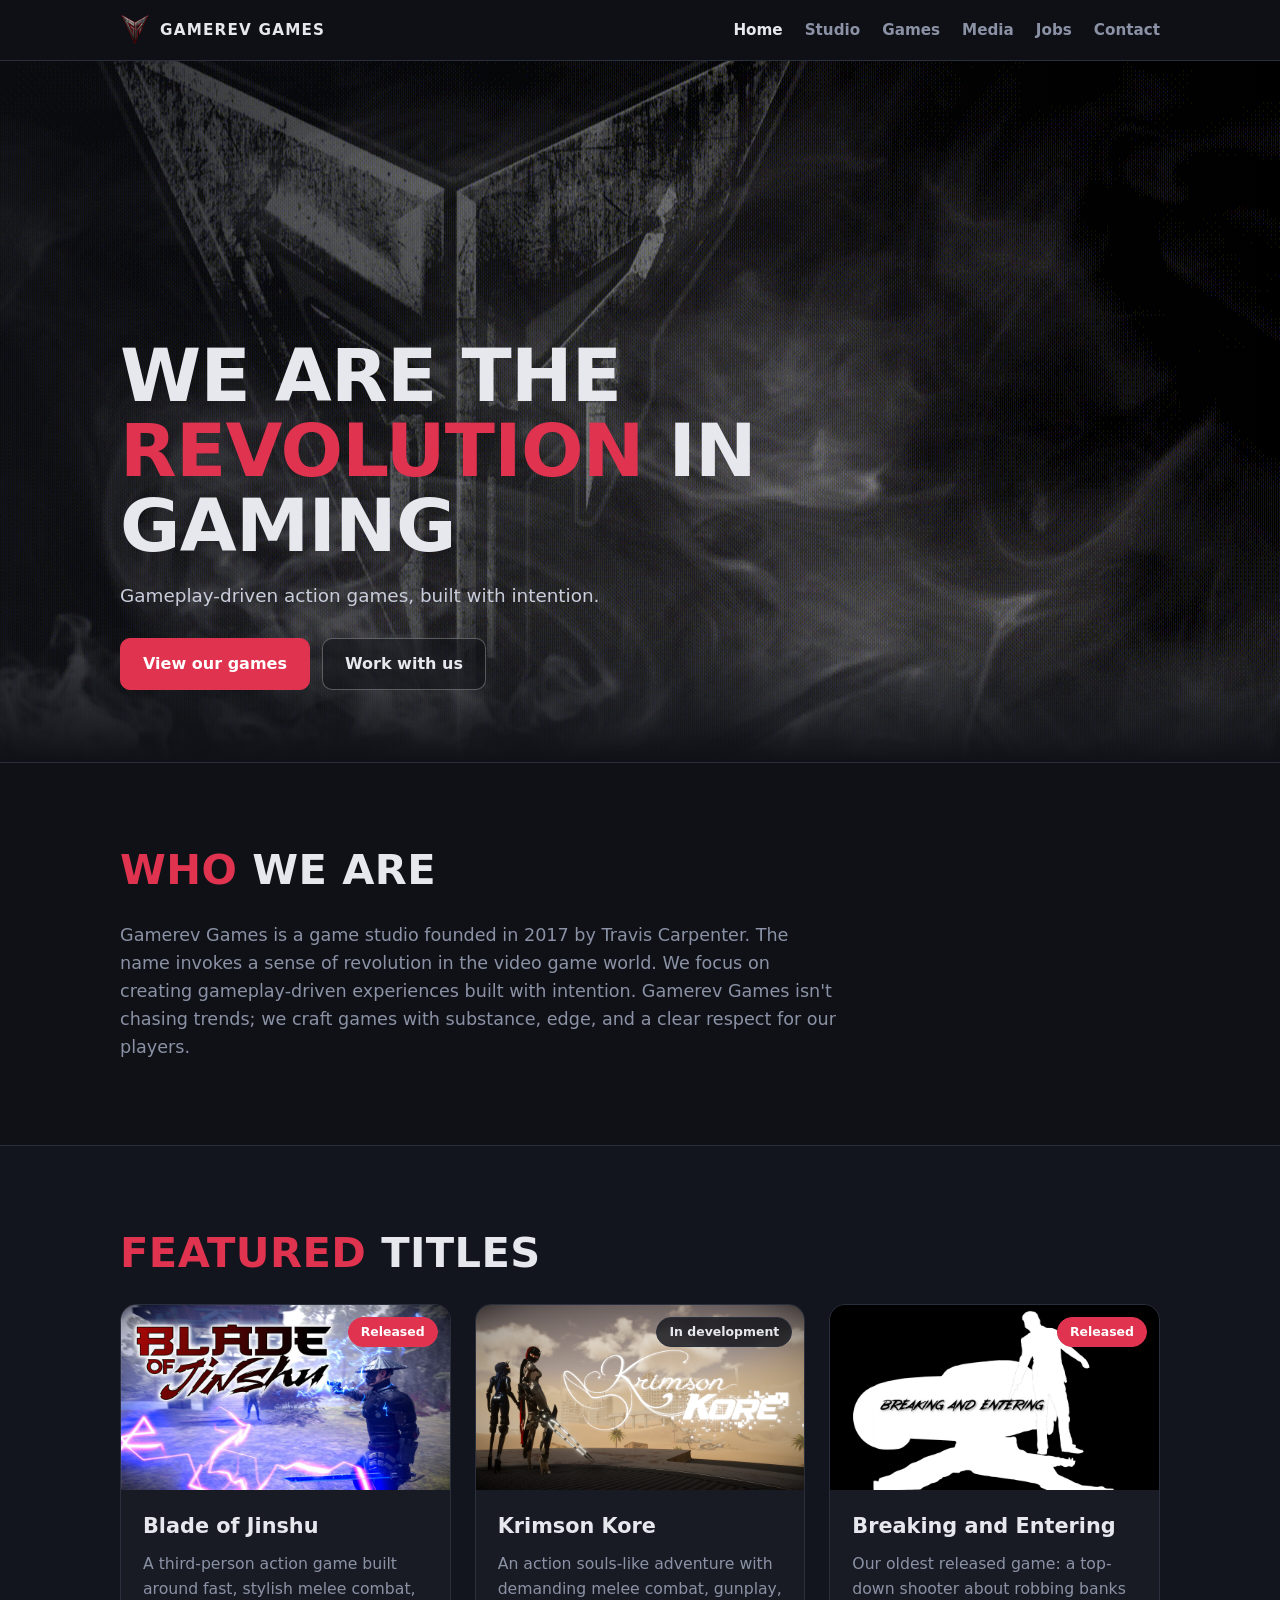
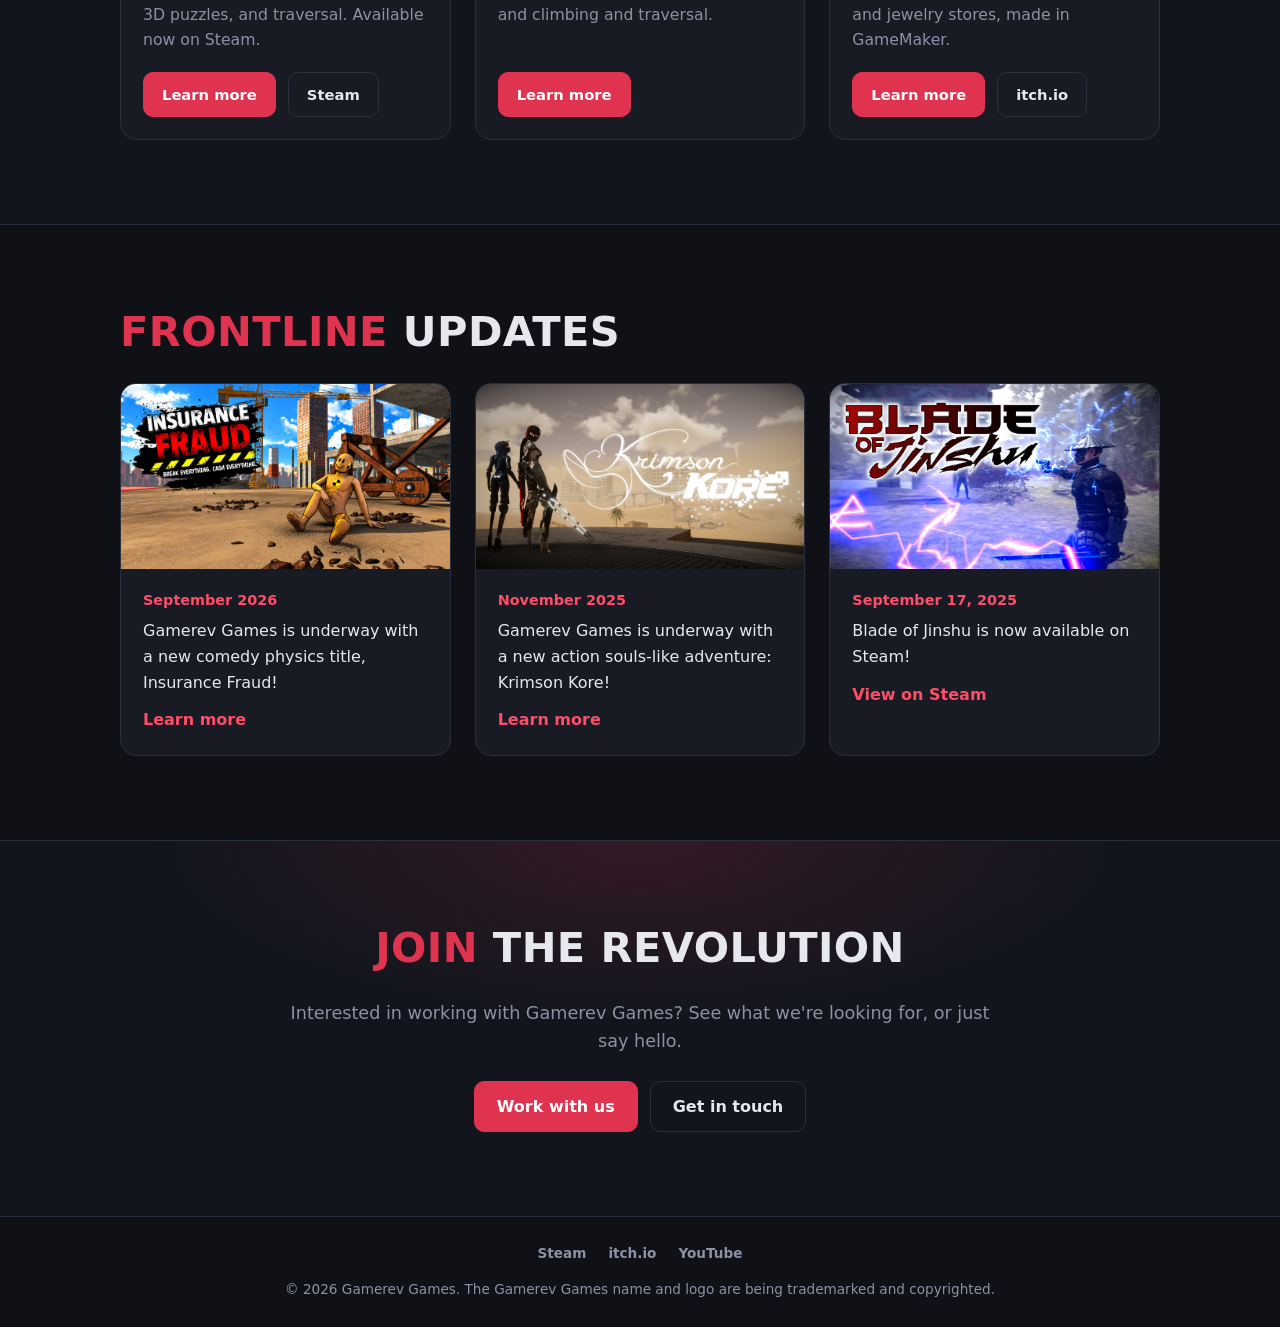
<file: index.html>
<!DOCTYPE html>
<html lang="en">
<head>
<meta charset="utf-8">
<meta name="viewport" content="width=device-width, initial-scale=1">

<title>Gamerev Games | Indie Game Studio</title>
<meta name="description" content="Gamerev Games is an indie studio making gameplay-driven action games, including Blade of Jinshu (available on Steam) and Krimson Kore (in development).">
<meta name="theme-color" content="#0f1117">
<link rel="canonical" href="https://www.gamerev.games/">
<link rel="icon" href="/images/logo.png">

<meta property="og:title" content="Gamerev Games | Indie Game Studio">
<meta property="og:description" content="Gameplay-driven action games, built with intention.">
<meta property="og:image" content="https://www.gamerev.games/images/banner.png">
<meta property="og:type" content="website">

<link rel="stylesheet" href="/style.css">
</head>

<body>
<a class="skip" href="#content">Skip to content</a>

<header class="nav">
  <div class="wrap">
    <a class="brand" href="/"><img src="/images/logo.png" alt="" width="30" height="30">Gamerev Games</a>
    <nav aria-label="Main">
      <ul>
        <li><a href="/" aria-current="page">Home</a></li>
        <li><a href="/studio/">Studio</a></li>
        <li><a href="/games/">Games</a></li>
        <li><a href="/media/">Media</a></li>
        <li><a href="/jobs/">Jobs</a></li>
        <li><a href="/contact/">Contact</a></li>
      </ul>
    </nav>
  </div>
</header>

<main id="content">

  <!-- ============ HERO ============ -->
  <section class="s-hero" aria-label="Gamerev Games">
    <div class="s-hero-inner wrap">
      <h1>We are the <em>revolution</em> in gaming</h1>
      <p class="s-lead">Gameplay-driven action games, built with intention.</p>
      <div class="btns">
        <a class="btn primary" href="/games/">View our games</a>
        <a class="btn ghost" href="/jobs/">Work with us</a>
      </div>
    </div>
  </section>

  <!-- ============ WHO WE ARE ============ -->
  <section class="s-section" id="who">
    <div class="wrap">
      <h2 class="s-title"><em>Who</em> we are</h2>
      <p class="s-copy">
        Gamerev Games is a game studio founded in 2017 by Travis Carpenter. The name invokes a sense of
        revolution in the video game world. We focus on creating gameplay-driven experiences built with
        intention. Gamerev Games isn't chasing trends; we craft games with substance, edge, and a clear
        respect for our players.
      </p>
    </div>
  </section>

  <!-- ============ FEATURED TITLES ============ -->
  <section class="s-section alt" id="games">
    <div class="wrap">
      <h2 class="s-title"><em>Featured</em> titles</h2>

      <div class="game-grid">

        <article class="game-card">
          <a class="game-media" href="/blade-of-jinshu/" tabindex="-1" aria-hidden="true">
            <img src="/images/blade_jinshu_title.jpg" alt="" loading="lazy" width="1280" height="720">
            <span class="status live">Released</span>
          </a>
          <div class="game-body">
            <h3>Blade of Jinshu</h3>
            <p>A third-person action game built around fast, stylish melee combat, 3D puzzles, and traversal. Available now on Steam.</p>
            <div class="btns">
              <a class="btn primary" href="/blade-of-jinshu/">Learn more</a>
              <a class="btn ghost" href="https://store.steampowered.com/app/3590120/Blade_of_Jinshu/">Steam</a>
            </div>
          </div>
        </article>

        <article class="game-card">
          <a class="game-media" href="/krimson-kore/" tabindex="-1" aria-hidden="true">
            <img src="/images/krimson_kore_title.png" alt="" loading="lazy" width="1280" height="720">
            <span class="status">In development</span>
          </a>
          <div class="game-body">
            <h3>Krimson Kore</h3>
            <p>An action souls-like adventure with demanding melee combat, gunplay, and climbing and traversal.</p>
            <div class="btns">
              <a class="btn primary" href="/krimson-kore/">Learn more</a>
            </div>
          </div>
        </article>

        <article class="game-card">
          <a class="game-media" href="/breaking-and-entering/" tabindex="-1" aria-hidden="true">
            <img src="/images/be_title.png" alt="" loading="lazy" width="1280" height="720">
            <span class="status live">Released</span>
          </a>
          <div class="game-body">
            <h3>Breaking and Entering</h3>
            <p>Our oldest released game: a top-down shooter about robbing banks and jewelry stores, made in GameMaker.</p>
            <div class="btns">
              <a class="btn primary" href="/breaking-and-entering/">Learn more</a>
              <a class="btn ghost" href="https://gamerev-games.itch.io/breaking-and-entering">itch.io</a>
            </div>
          </div>
        </article>

      </div>
    </div>
  </section>

  <!-- ============ NEWS ============ -->
  <section class="s-section" id="news">
    <div class="wrap">
      <h2 class="s-title"><em>Frontline</em> updates</h2>

      <!-- NEWS CAROUSEL: newest first. To add a post, copy an article and paste it at the TOP of the track -->
      <div class="carousel" data-carousel>
        <div class="carousel-track" role="region" aria-label="Latest news">

          <article class="news-card">
            <a class="game-media" href="/insurance-fraud/" tabindex="-1" aria-hidden="true">
              <img src="/images/insurance-fraud-thumbnail.png" alt="" loading="lazy" width="1280" height="720">
            </a>
            <div class="news-body">
              <time datetime="2026-09">September 2026</time>
              <p>Gamerev Games is underway with a new comedy physics title, Insurance Fraud!</p>
              <a class="more" href="/insurance-fraud/">Learn more</a>
            </div>
          </article>
          
          <article class="news-card">
            <a class="game-media" href="/krimson-kore/" tabindex="-1" aria-hidden="true">
              <img src="/images/krimson_kore_title.png" alt="" loading="lazy" width="1280" height="720">
            </a>
            <div class="news-body">
              <time datetime="2025-11">November 2025</time>
              <p>Gamerev Games is underway with a new action souls-like adventure: Krimson Kore!</p>
              <a class="more" href="/krimson-kore/">Learn more</a>
            </div>
          </article>

          <article class="news-card">
            <a class="game-media" href="/blade-of-jinshu/" tabindex="-1" aria-hidden="true">
              <img src="/images/blade_jinshu_title.jpg" alt="" loading="lazy" width="1280" height="720">
            </a>
            <div class="news-body">
              <time datetime="2025-09-17">September 17, 2025</time>
              <p>Blade of Jinshu is now available on Steam!</p>
              <a class="more" href="https://store.steampowered.com/app/3590120/Blade_of_Jinshu/">View on Steam</a>
            </div>
          </article>

        </div>
        <button class="carousel-btn prev" type="button" aria-label="Previous news">&#8249;</button>
        <button class="carousel-btn next" type="button" aria-label="Next news">&#8250;</button>
      </div>
    </div>
  </section>

  <!-- ============ CALL TO ACTION ============ -->
  <section class="s-section s-cta" id="join">
    <div class="wrap">
      <h2 class="s-title"><em>Join</em> the revolution</h2>
      <p class="s-copy">Interested in working with Gamerev Games? See what we're looking for, or just say hello.</p>
      <div class="btns">
        <a class="btn primary" href="/jobs/">Work with us</a>
        <a class="btn ghost" href="/contact/">Get in touch</a>
      </div>
    </div>
  </section>

</main>

<footer>
  <div class="wrap">
    <ul class="s-social">
      <li><a href="https://store.steampowered.com/app/3590120/Blade_of_Jinshu/">Steam</a></li>
      <li><a href="https://gamerev-games.itch.io/">itch.io</a></li>
      <li><a href="https://www.youtube.com/@GamerevGames">YouTube</a></li>
    </ul>
    <p>&copy; <span id="year">2026</span> Gamerev Games. The Gamerev Games name and logo are being trademarked and copyrighted.</p>
  </div>
</footer>

<script src="/site.js" defer></script>

<script>
/* News carousel: the arrow buttons scroll the row; swiping and trackpads work on their own. */
document.querySelectorAll("[data-carousel]").forEach(function (c) {
  var track = c.querySelector(".carousel-track");
  var prev = c.querySelector(".prev"), next = c.querySelector(".next");
  function gap() { return parseFloat(getComputedStyle(track).columnGap) || 24; }
  function cardStep() {
    var card = track.querySelector(".news-card");
    return card ? card.getBoundingClientRect().width + gap() : track.clientWidth;
  }
  function update() {
    var max = track.scrollWidth - track.clientWidth - 2;
    prev.disabled = track.scrollLeft <= 2;
    next.disabled = track.scrollLeft >= max;
    c.classList.toggle("no-scroll", max <= 0);
  }
  function go(dir) {
    var visible = Math.max(1, Math.round(track.clientWidth / cardStep()));
    track.scrollBy({ left: dir * cardStep() * visible });
  }
  prev.addEventListener("click", function () { go(-1); });
  next.addEventListener("click", function () { go(1); });
  track.addEventListener("scroll", update, { passive: true });
  window.addEventListener("resize", update);
  update();
});
</script>
  
</body>
</html>
</file>
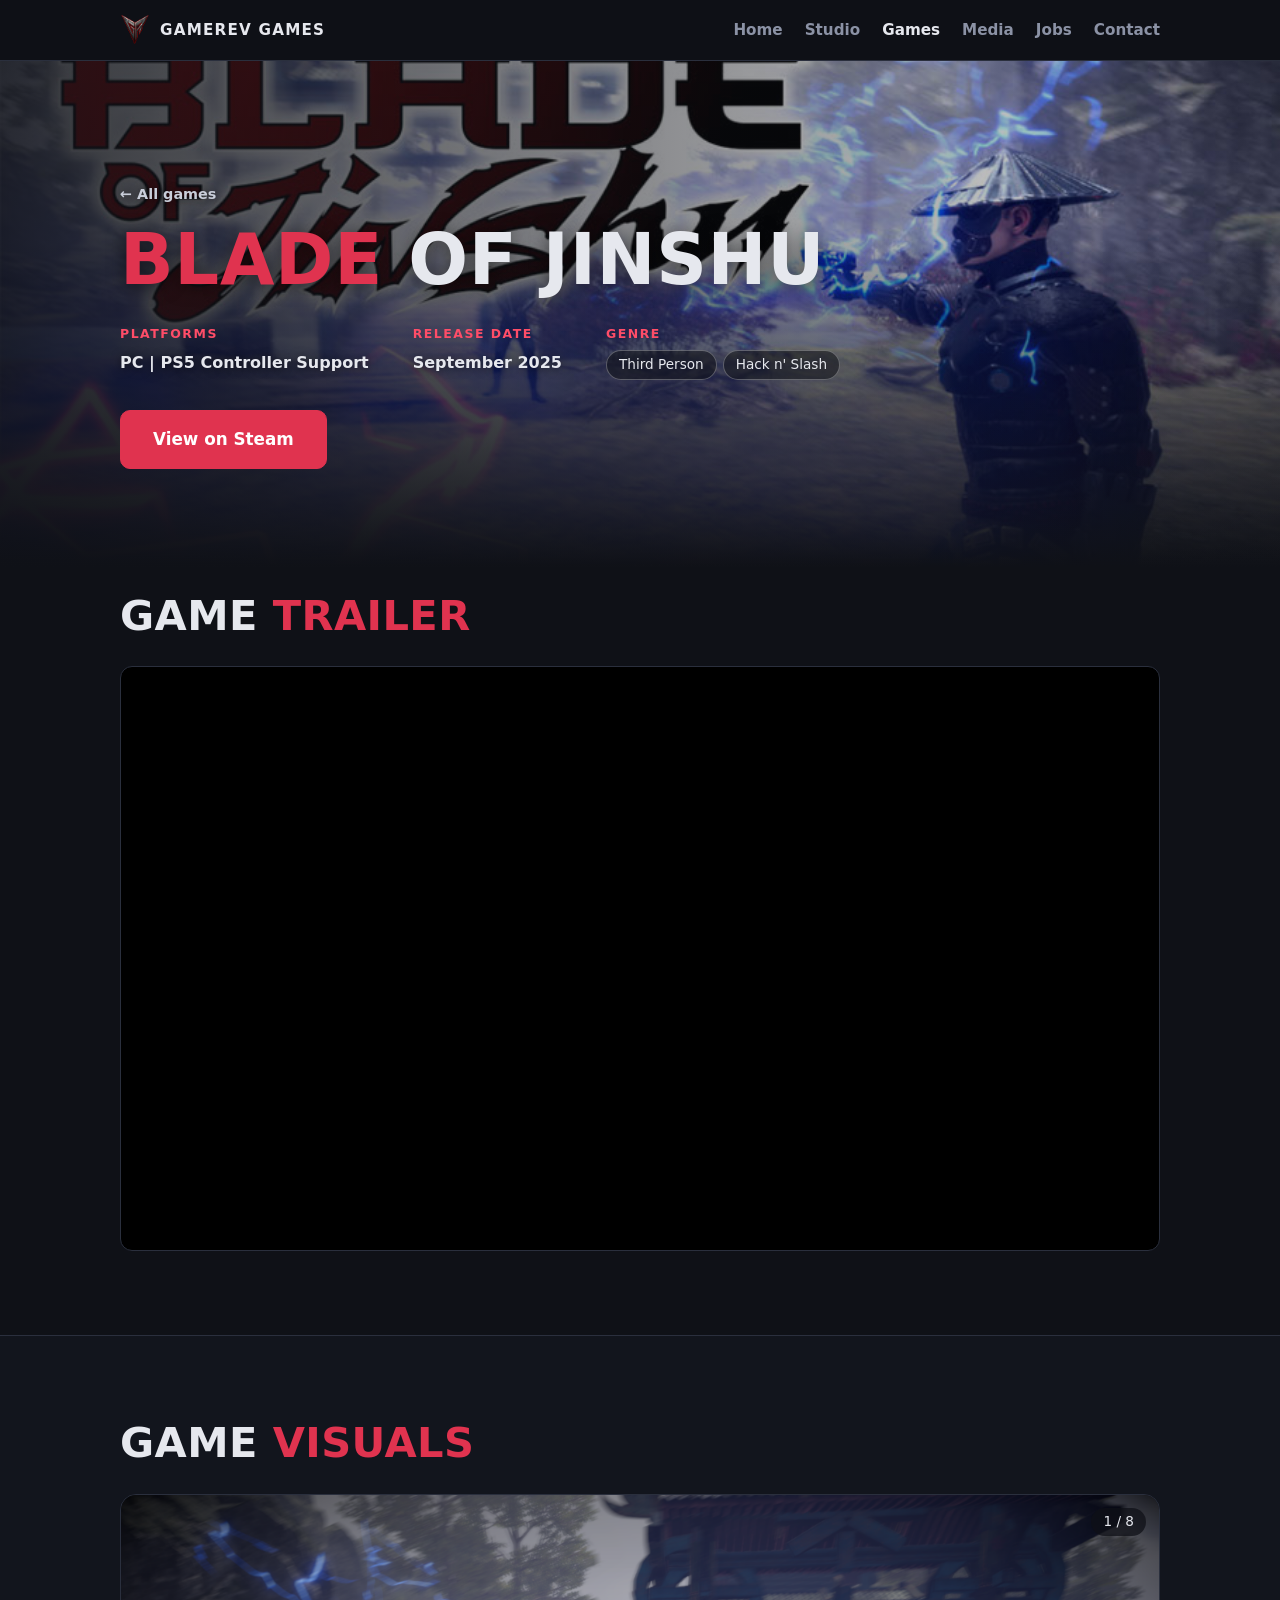
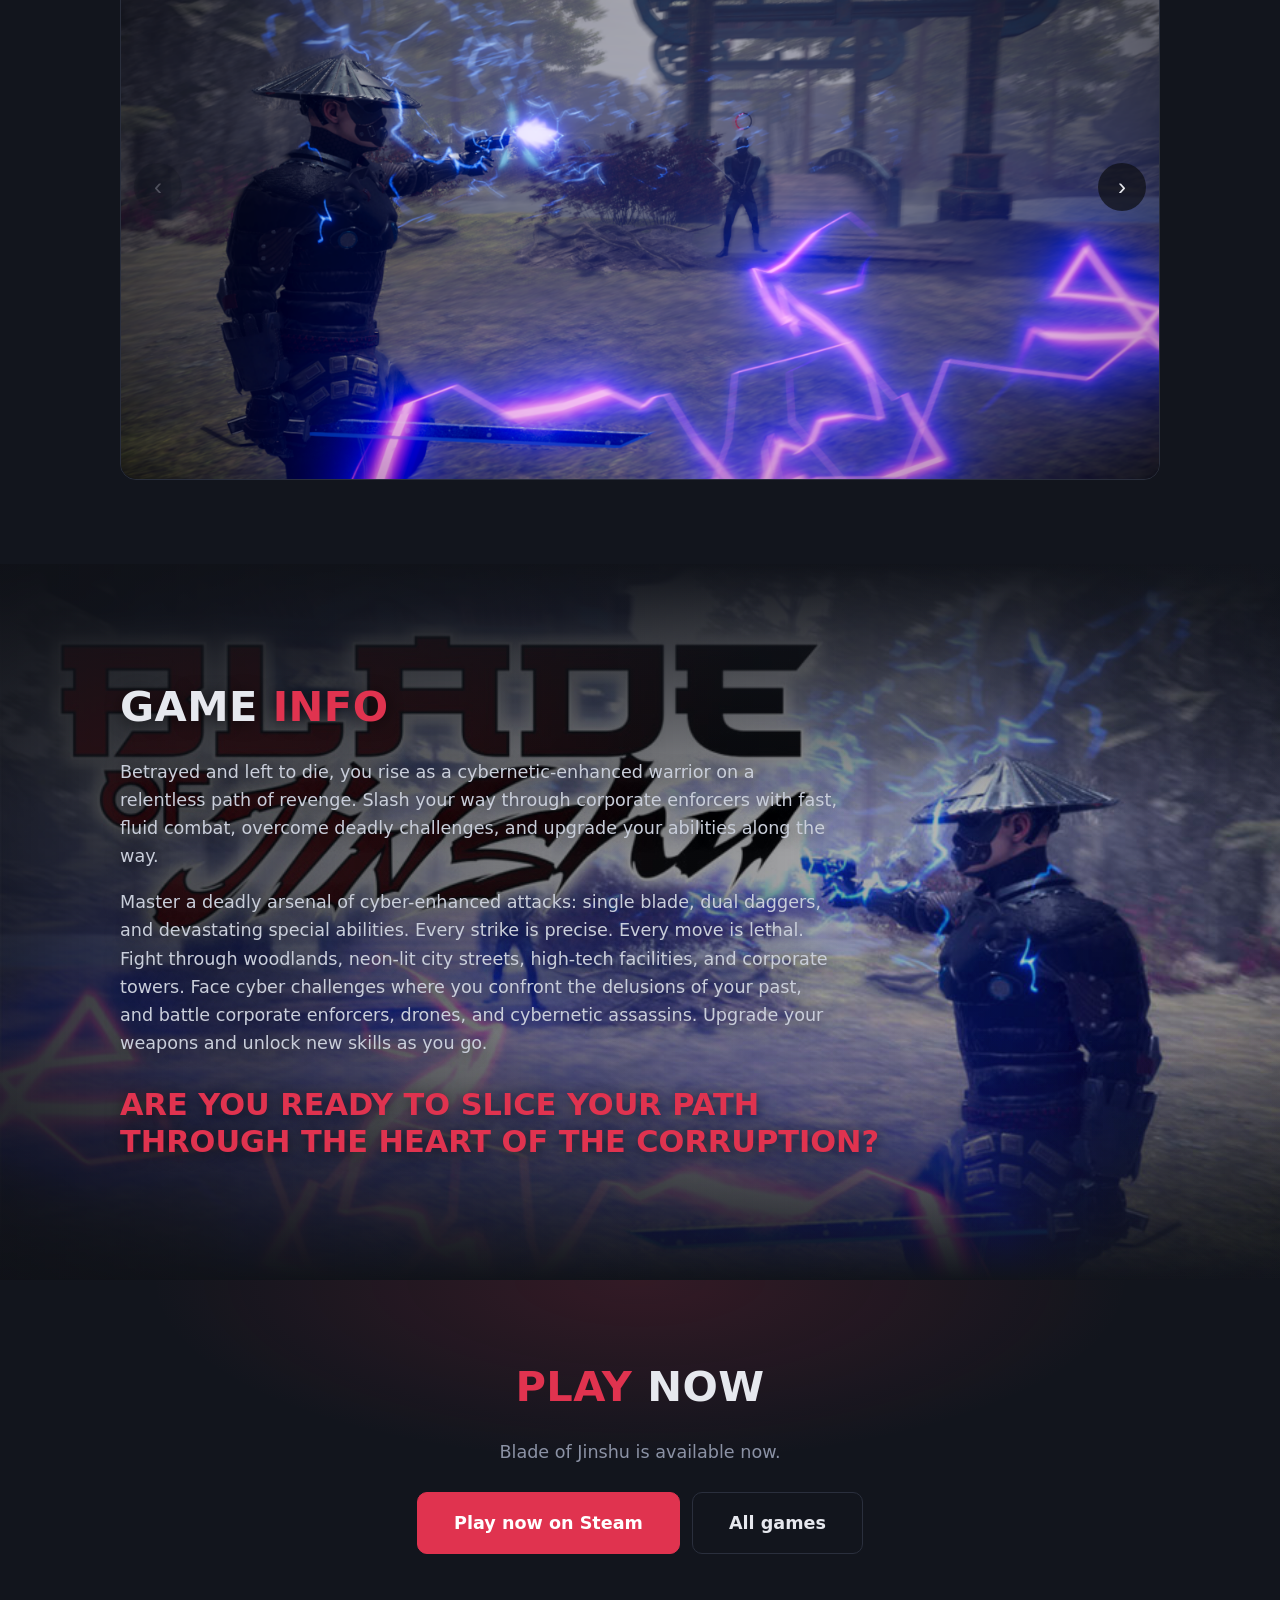
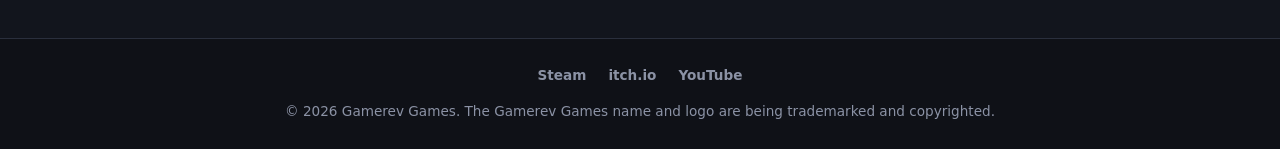
<file: blade-of-jinshu/index.html>
<!DOCTYPE html>
<html lang="en">
<head>
<meta charset="utf-8">
<meta name="viewport" content="width=device-width, initial-scale=1">

<title>Blade of Jinshu | Gamerev Games</title>
<meta name="description" content="Blade of Jinshu is a third-person hack 'n' slash with cyber-enhanced combat, available now on Steam from Gamerev Games.">
<meta name="theme-color" content="#0f1117">
<link rel="canonical" href="https://www.gamerev.games/blade-of-jinshu/">
<link rel="icon" href="/images/logo.png">

<meta property="og:title" content="Blade of Jinshu | Gamerev Games">
<meta property="og:description" content="Betrayed and left to die, you rise as a cybernetic-enhanced warrior on a relentless path of revenge. Available now on Steam.">
<meta property="og:image" content="https://www.gamerev.games/images/blade-of-jinshu-thumb.jpg">
<meta property="og:type" content="website">

<link rel="stylesheet" href="/style.css">
</head>

<body>
<a class="skip" href="#content">Skip to content</a>

<header class="nav">
  <div class="wrap">
    <a class="brand" href="/"><img src="/images/logo.png" alt="" width="30" height="30">Gamerev Games</a>
    <nav aria-label="Main">
      <ul>
        <li><a href="/">Home</a></li>
        <li><a href="/studio/">Studio</a></li>
        <li><a href="/games/" aria-current="page">Games</a></li>
        <li><a href="/media/">Media</a></li>
        <li><a href="/jobs/">Jobs</a></li>
        <li><a href="/contact/">Contact</a></li>
      </ul>
    </nav>
  </div>
</header>

<main id="content" class="game-page">

  <!-- ============ HEADER: banner + title + details + store button ============ -->
  <div class="page-head game-hero">

    <!-- EDIT: header banner. A looping muted video works like a GIF but loads much faster.
         To use a GIF or a still image instead, replace this whole <video> with:
         <img class="head-bg" src="/images/YOUR-FILE.gif" alt="">  -->
    <video class="head-bg" autoplay loop muted playsinline preload="metadata"
           poster="/images/blade_jinshu_title.jpg" aria-hidden="true">
      <source src="/images/boj_vid.mp4" type="video/mp4">
    </video>

    <div class="wrap">
      <a class="crumb" href="/games/">&larr; All games</a>

      <h1><em>Blade</em> of Jinshu</h1>

      <ul class="game-meta">
        <li>
          <span class="meta-label">Platforms</span>
          <span class="meta-value">PC | PS5 Controller Support</span>
        </li>
        <li>
          <span class="meta-label">Release date</span>
          <span class="meta-value"><time datetime="2025-09">September 2025</time></span>
        </li>
        <li>
          <span class="meta-label">Genre</span>
          <ul class="tags"><li>Third Person</li><li>Hack n' Slash</li></ul>
        </li>
      </ul>

      <div class="btns">
        <a class="btn primary big" href="https://store.steampowered.com/app/3590120/Blade_of_Jinshu/">View on Steam</a>
      </div>
    </div>
  </div>

  <!-- ============ TRAILER ============ -->
  <section class="s-section" id="trailer">
    <div class="wrap">
      <h2 class="s-title">Game <em>trailer</em></h2>
      <div class="video-wrap">
        <!-- EDIT: replace rwcFg6bOZyU with your YouTube video ID (the part after v= in the video address) -->
        <iframe src="https://www.youtube-nocookie.com/embed/rwcFg6bOZyU"
                title="Blade of Jinshu trailer" loading="lazy"
                allow="accelerometer; encrypted-media; gyroscope; picture-in-picture; fullscreen"
                allowfullscreen></iframe>
      </div>
    </div>
  </section>

  <!-- ============ GAME VISUALS (screenshot carousel) ============ -->
  <section class="s-section alt" id="visuals">
    <div class="wrap">
      <h2 class="s-title">Game <em>visuals</em></h2>

      <div class="gallery" data-gallery>
        <div class="gallery-track" tabindex="0" role="region" aria-label="Screenshots">
          <figure class="media"><img src="/images/boj-shot-1.png" alt="Blade of Jinshu screenshot 1" loading="lazy" width="1920" height="1080"></figure>
          <figure class="media"><img src="/images/boj-shot-2.png" alt="Blade of Jinshu screenshot 2" loading="lazy" width="1920" height="1080"></figure>
          <figure class="media"><img src="/images/boj-shot-3.png" alt="Blade of Jinshu screenshot 3" loading="lazy" width="1920" height="1080"></figure>
          <figure class="media"><img src="/images/boj-shot-4.png" alt="Blade of Jinshu screenshot 4" loading="lazy" width="1920" height="1080"></figure>
          <figure class="media"><img src="/images/boj-shot-5.png" alt="Blade of Jinshu screenshot 5" loading="lazy" width="1920" height="1080"></figure>
          <figure class="media"><img src="/images/boj-shot-6.png" alt="Blade of Jinshu screenshot 6" loading="lazy" width="1920" height="1080"></figure>
          <figure class="media"><img src="/images/boj-shot-7.png" alt="Blade of Jinshu screenshot 7" loading="lazy" width="1920" height="1080"></figure>
          <figure class="media"><img src="/images/boj-shot-8.png" alt="Blade of Jinshu screenshot 8" loading="lazy" width="1920" height="1080"></figure>
        </div>
        <button class="gallery-btn prev" type="button" aria-label="Previous screenshot">&#8249;</button>
        <button class="gallery-btn next" type="button" aria-label="Next screenshot">&#8250;</button>
        <span class="gallery-count" aria-live="polite">1 / 8</span>
      </div>
    </div>
  </section>

  <!-- ============ GAME INFO (picture behind the text) ============ -->
  <section class="s-section image-band" id="info">

    <!-- EDIT: game info banner (same options as the header: video, or an <img> for a GIF/still) -->
    <video class="head-bg" autoplay loop muted playsinline preload="metadata"
           poster="/images/blade_jinshu_title.jpg" aria-hidden="true">
      <source src="/images/boj_boss.mp4" type="video/mp4">
    </video>

    <div class="wrap">
      <h2 class="s-title">Game <em>info</em></h2>

      <div class="info-copy">
        <p class="s-copy">
          Betrayed and left to die, you rise as a cybernetic-enhanced warrior on a relentless path of revenge.
          Slash your way through corporate enforcers with fast, fluid combat, overcome deadly challenges, and
          upgrade your abilities along the way.
        </p>
        <p class="s-copy">
          Master a deadly arsenal of cyber-enhanced attacks: single blade, dual daggers, and devastating special
          abilities. Every strike is precise. Every move is lethal. Fight through woodlands, neon-lit city streets,
          high-tech facilities, and corporate towers. Face cyber challenges where you confront the delusions of your
          past, and battle corporate enforcers, drones, and cybernetic assassins. Upgrade your weapons and unlock
          new skills as you go.
        </p>
        <p class="info-tagline">Are you ready to slice your path through the heart of the corruption?</p>
      </div>
    </div>
  </section>

  <!-- ============ PLAY NOW ============ -->
  <section class="s-section s-cta" id="play">
    <div class="wrap">
      <h2 class="s-title"><em>Play</em> now</h2>
      <p class="s-copy">Blade of Jinshu is available now.</p>
      <div class="btns">
        <!-- EDIT: store address and button text -->
        <a class="btn primary big" href="https://store.steampowered.com/app/3590120/Blade_of_Jinshu/">Play now on Steam</a>
        <a class="btn ghost big" href="/games/">All games</a>
      </div>
    </div>
  </section>

</main>

<footer>
  <div class="wrap">
    <ul class="s-social">
      <li><a href="https://store.steampowered.com/app/3590120/Blade_of_Jinshu/">Steam</a></li>
      <li><a href="https://gamerev-games.itch.io/">itch.io</a></li>
      <li><a href="https://www.youtube.com/@GamerevGames">YouTube</a></li>
    </ul>
    <p>&copy; <span id="year">2026</span> Gamerev Games. The Gamerev Games name and logo are being trademarked and copyrighted.</p>
  </div>
</footer>

<script src="/site.js" defer></script>
<script src="/game-page.js" defer></script>
</body>
</html>
</file>
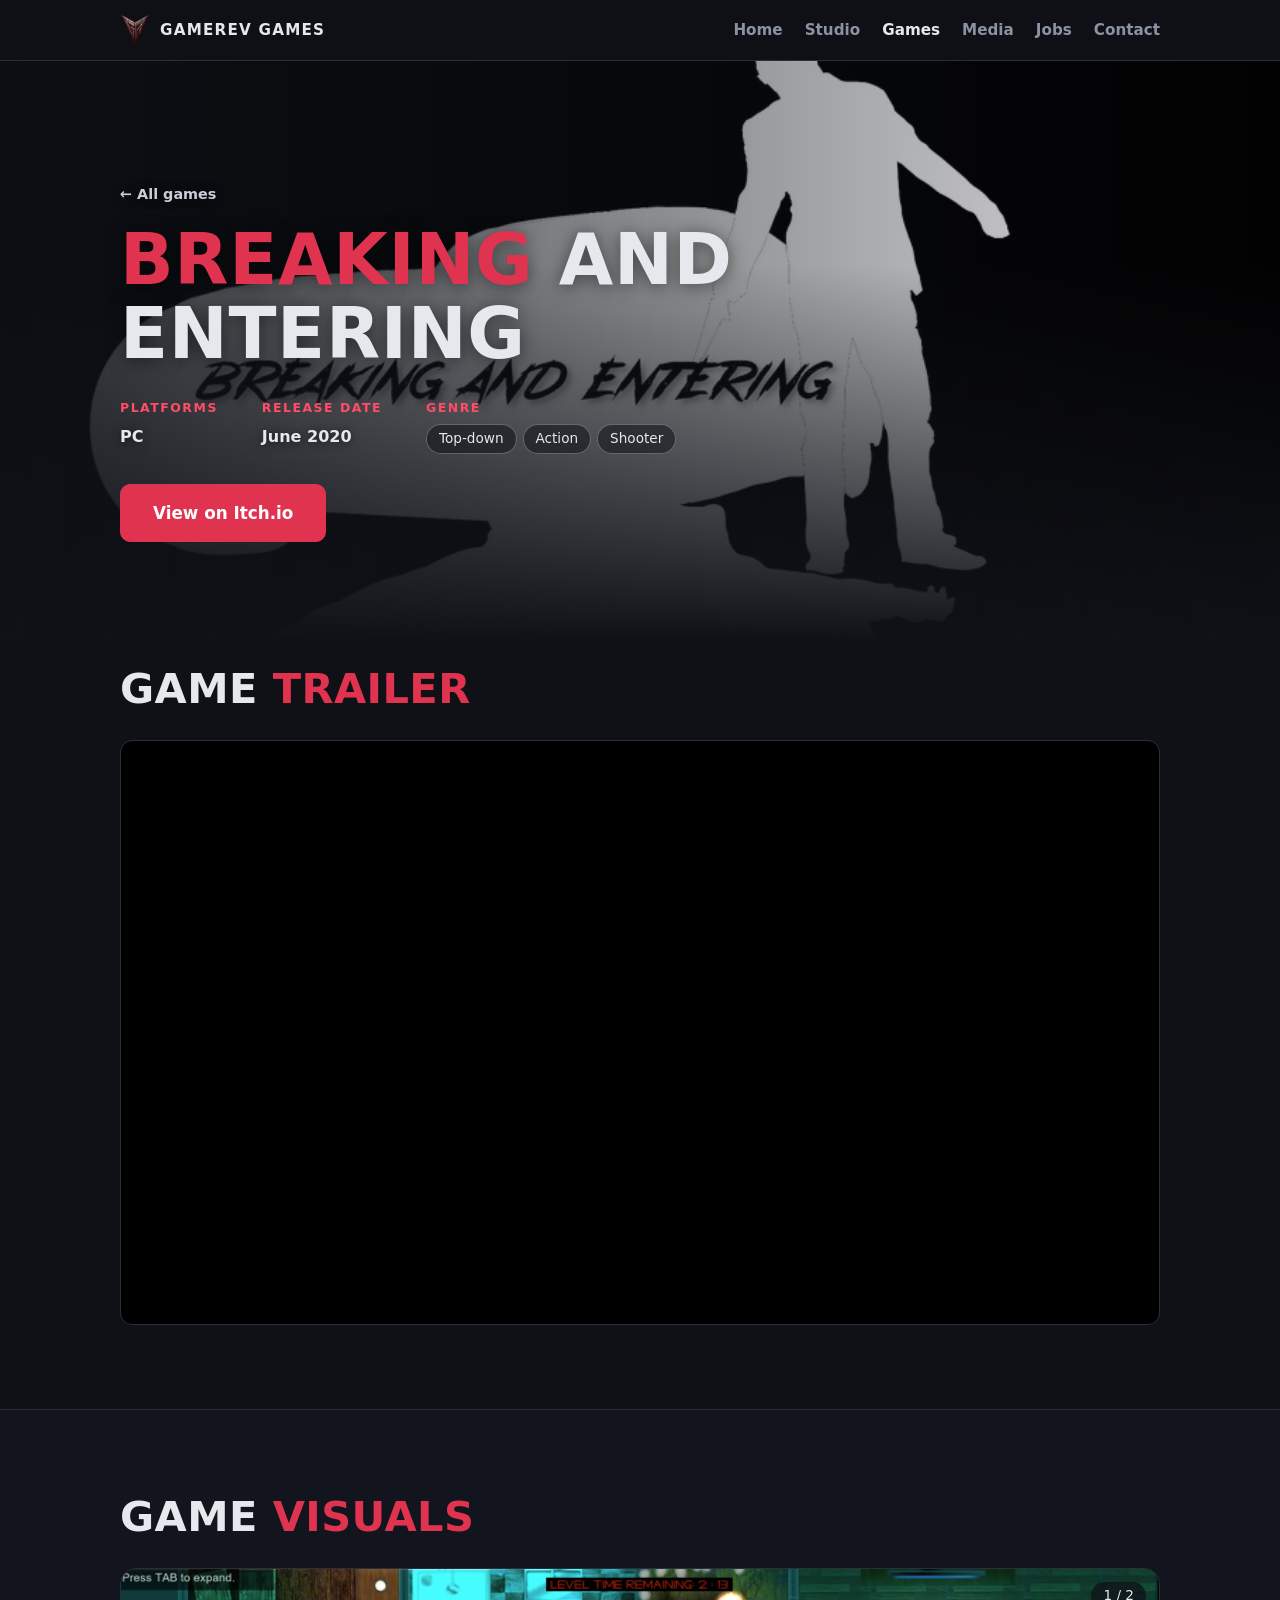
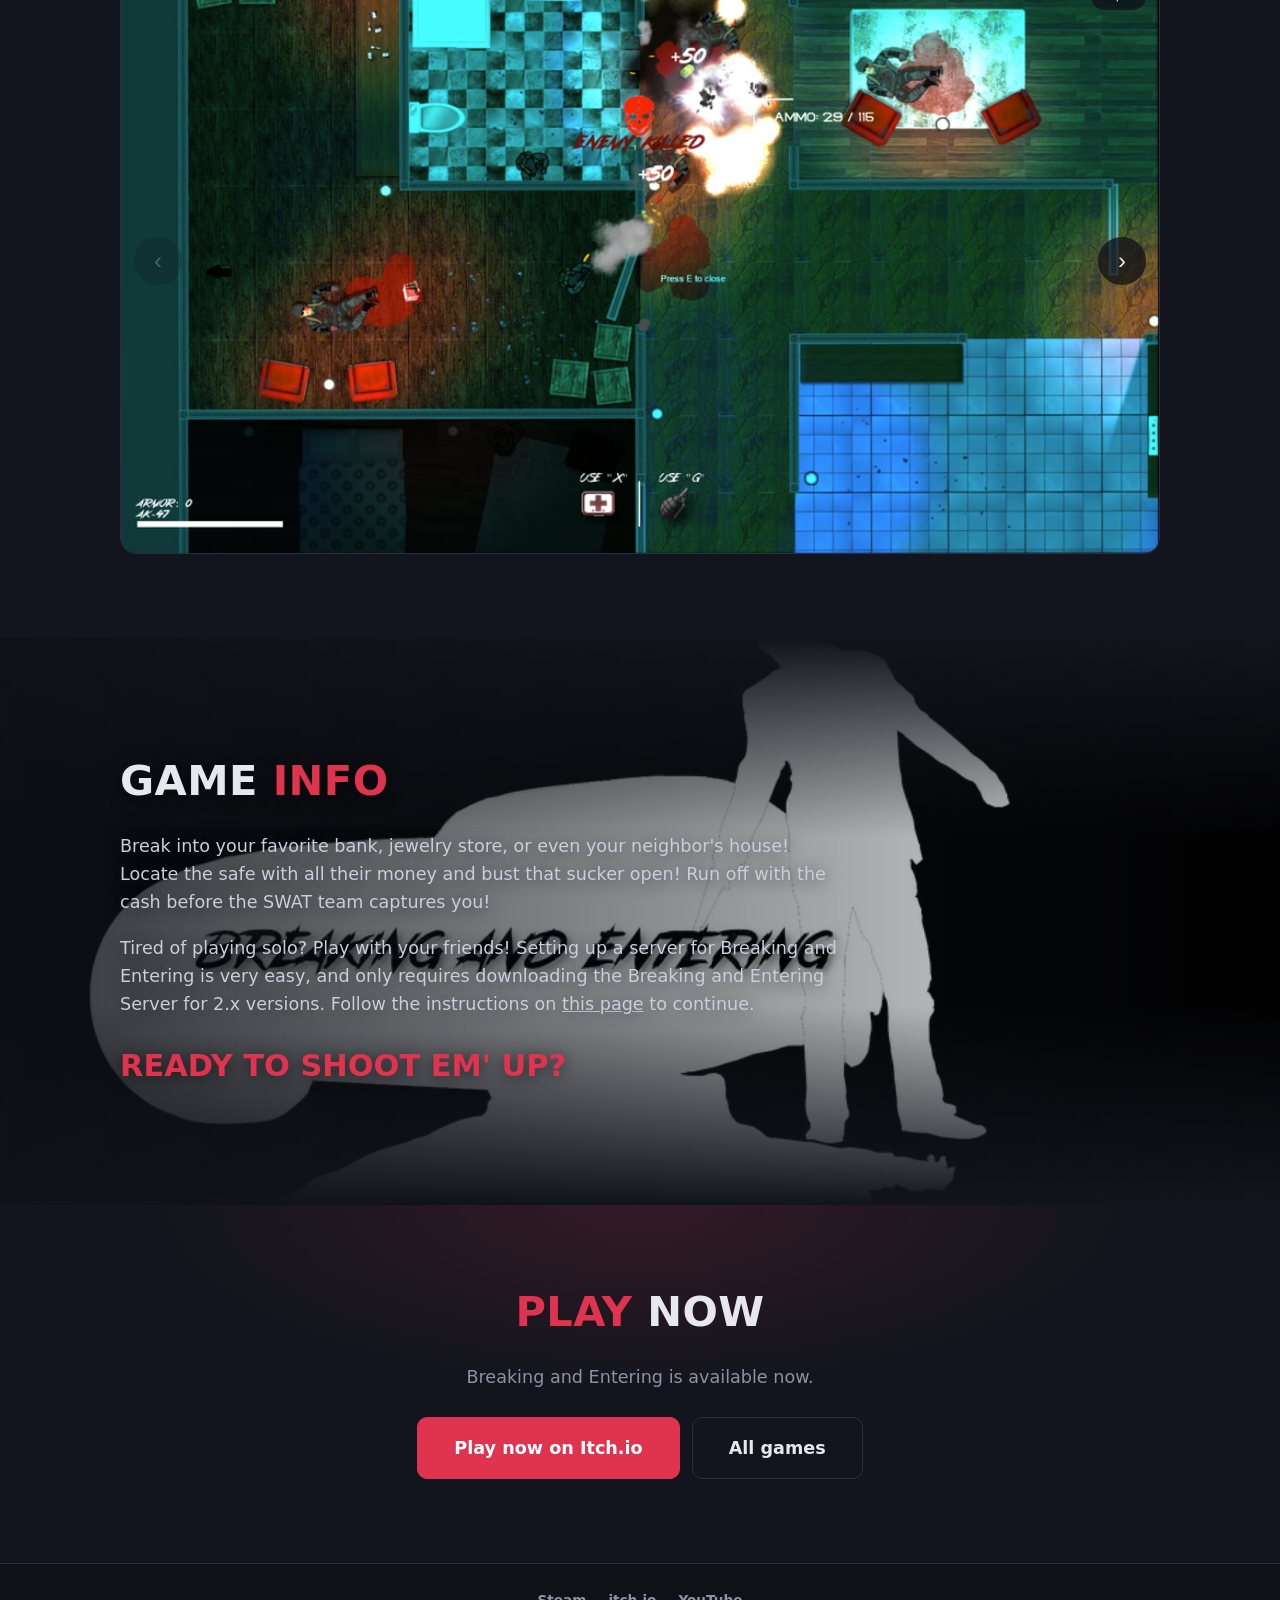
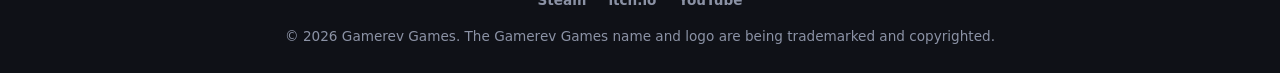
<file: breaking-and-entering/index.html>
<!DOCTYPE html>
<html lang="en">
<head>
<meta charset="utf-8">
<meta name="viewport" content="width=device-width, initial-scale=1">

<title>Breaking and Entering | Gamerev Games</title>
<meta name="description" content="Breaking and Entering is a top-down action shooter, available now on Itch.io from Gamerev Games.">
<meta name="theme-color" content="#0f1117">
<link rel="canonical" href="https://www.gamerev.games/breaking-and-entering/">
<link rel="icon" href="/images/logo.png">

<meta property="og:title" content="Breaking and Entering | Gamerev Games">
<meta property="og:description" content="Rob your favorite bank in this action-packed top-down shooter. Available now on Itch.io.">
<meta property="og:image" content="https://www.gamerev.games/images/be_title.png">
<meta property="og:type" content="website">

<link rel="stylesheet" href="/style.css">

</head>

<body>
<a class="skip" href="#content">Skip to content</a>

<header class="nav">
  <div class="wrap">
    <a class="brand" href="/"><img src="/images/logo.png" alt="" width="30" height="30">Gamerev Games</a>
    <nav aria-label="Main">
      <ul>
        <li><a href="/">Home</a></li>
        <li><a href="/studio/">Studio</a></li>
        <li><a href="/games/" aria-current="page">Games</a></li>
        <li><a href="/media/">Media</a></li>
        <li><a href="/jobs/">Jobs</a></li>
        <li><a href="/contact/">Contact</a></li>
      </ul>
    </nav>
  </div>
</header>

<main id="content" class="game-page">

  <!-- ============ HEADER: banner + title + details + store button ============ -->
  <div class="page-head game-hero">

    <!-- EDIT: header banner. A looping muted video works like a GIF but loads much faster.
         To use a GIF or a still image instead, replace this whole <video> with:
         <img class="head-bg" src="/images/YOUR-FILE.gif" alt="">  -->
    <video class="head-bg" autoplay loop muted playsinline preload="metadata"
           poster="/images/be_title.png" aria-hidden="true">
      <source src="/images/BreakingEnteringVideo.mp4" type="video/mp4">
    </video>

    <div class="wrap">
      <a class="crumb" href="/games/">&larr; All games</a>

      <h1><em>Breaking</em> and Entering</h1>

      <ul class="game-meta">
        <li>
          <span class="meta-label">Platforms</span>
          <span class="meta-value">PC</span>
        </li>
        <li>
          <span class="meta-label">Release date</span>
          <span class="meta-value"><time datetime="20200-06">June 2020</time></span>
        </li>
        <li>
          <span class="meta-label">Genre</span>
          <ul class="tags"><li>Top-down</li><li>Action</li><li>Shooter</li></ul>
        </li>
      </ul>

      <div class="btns">
        <a class="btn primary big" href="https://gamerev-games.itch.io/breaking-and-entering">View on Itch.io</a>
      </div>
    </div>
  </div>

  <!-- ============ TRAILER ============ -->
  <section class="s-section" id="trailer">
    <div class="wrap">
      <h2 class="s-title">Game <em>trailer</em></h2>
      <div class="video-wrap">
        <iframe src="https://www.youtube-nocookie.com/embed/yIvkn2CGQUA"
                title="Breaking and Entering trailer" loading="lazy"
                allow="accelerometer; encrypted-media; gyroscope; picture-in-picture; fullscreen"
                allowfullscreen></iframe>
      </div>
    </div>
  </section>

  <!-- ============ GAME VISUALS (screenshot carousel) ============ -->
  <section class="s-section alt" id="visuals">
    <div class="wrap">
      <h2 class="s-title">Game <em>visuals</em></h2>
      <div class="gallery" data-gallery>
        <div class="gallery-track" tabindex="0" role="region" aria-label="Screenshots">
          <figure class="media"><img src="/images/be_screen_1.png" alt="Breaking and Entering screenshot 1" loading="lazy" width="1920" height="1080"></figure>
          <figure class="media"><img src="/images/be_screen_2.png" alt="Breaking and Entering screenshot 2" loading="lazy" width="1920" height="1080"></figure>
        </div>
        <button class="gallery-btn prev" type="button" aria-label="Previous screenshot">&#8249;</button>
        <button class="gallery-btn next" type="button" aria-label="Next screenshot">&#8250;</button>
        <span class="gallery-count" aria-live="polite">1 / 2</span>
      </div>
    </div>
  </section>

  <!-- ============ GAME INFO (picture behind the text) ============ -->
  <section class="s-section image-band" id="info">
    <video class="head-bg" autoplay loop muted playsinline preload="metadata"
           poster="/images/be_title.png" aria-hidden="true">
      <source src="/images/be_action_vid.mp4" type="video/mp4">
    </video>

    <div class="wrap">
      <h2 class="s-title">Game <em>info</em></h2>
      <div class="info-copy">
        <p class="s-copy">
          Break into your favorite bank, jewelry store, or even your neighbor's house! 
          Locate the safe with all their money and bust that sucker open! Run off with the cash before the SWAT team captures you! 
        </p>
        <p class="s-copy">
          Tired of playing solo? Play with your friends!
          Setting up a server for Breaking and Entering is very easy, and only requires downloading the Breaking and Entering Server for 2.x versions. 
          Follow the instructions on <a href="https://gamerev147.jimdofree.com/hosting-a-server/">this page</a> to continue.
        </p>
        <p class="info-tagline">Ready to shoot em' up?</p>
      </div>
    </div>
  </section>

  <!-- ============ PLAY NOW ============ -->
  <section class="s-section s-cta" id="play">
    <div class="wrap">
      <h2 class="s-title"><em>Play</em> now</h2>
      <p class="s-copy">Breaking and Entering is available now.</p>
      <div class="btns">
        <!-- EDIT: store address and button text -->
        <a class="btn primary big" href="https://gamerev-games.itch.io/breaking-and-entering">Play now on Itch.io</a>
        <a class="btn ghost big" href="/games/">All games</a>
      </div>
    </div>
  </section>

</main>

<footer>
  <div class="wrap">
    <ul class="s-social">
      <li><a href="https://store.steampowered.com/app/3590120/Blade_of_Jinshu/">Steam</a></li>
      <li><a href="https://gamerev-games.itch.io/">itch.io</a></li>
      <li><a href="https://www.youtube.com/@GamerevGames">YouTube</a></li>
    </ul>
    <p>&copy; <span id="year">2026</span> Gamerev Games. The Gamerev Games name and logo are being trademarked and copyrighted.</p>
  </div>
</footer>

<script src="/site.js" defer></script>
<script src="/game-page.js" defer></script>
</body>
</html>
</file>
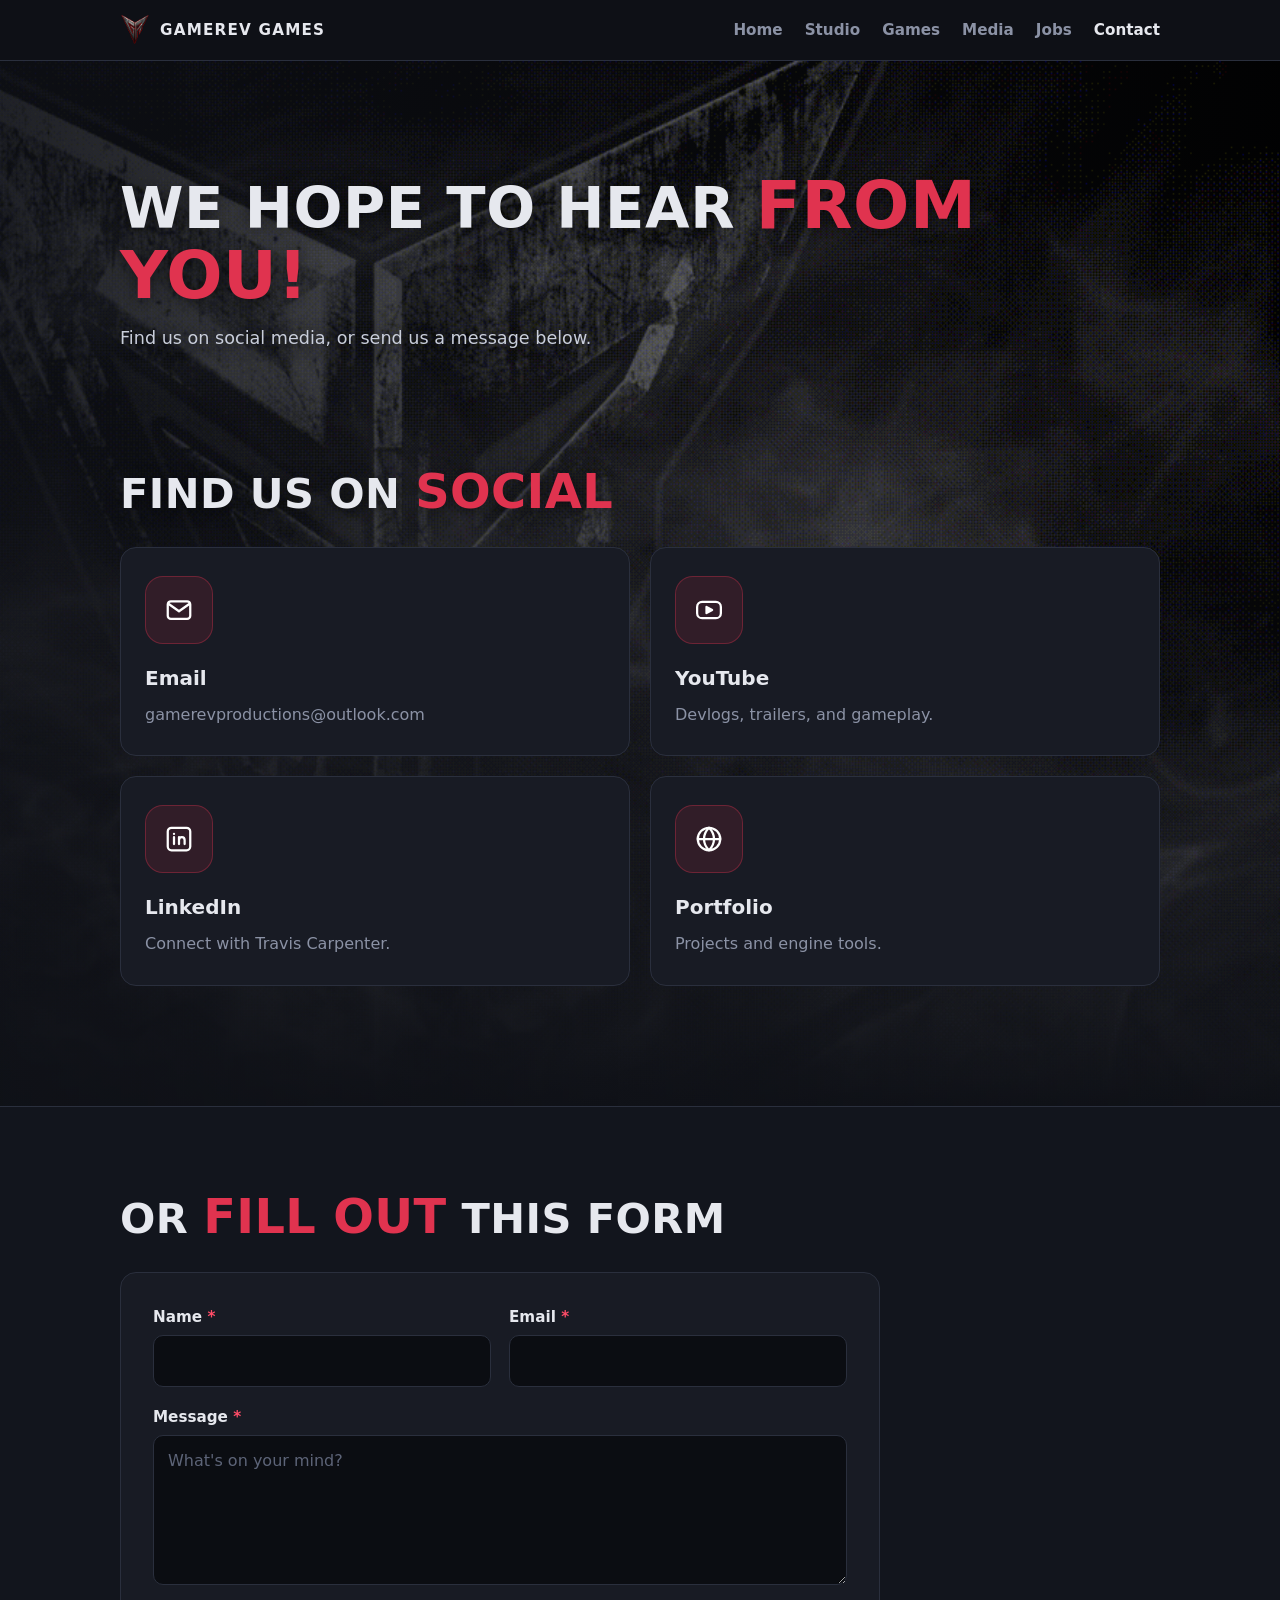
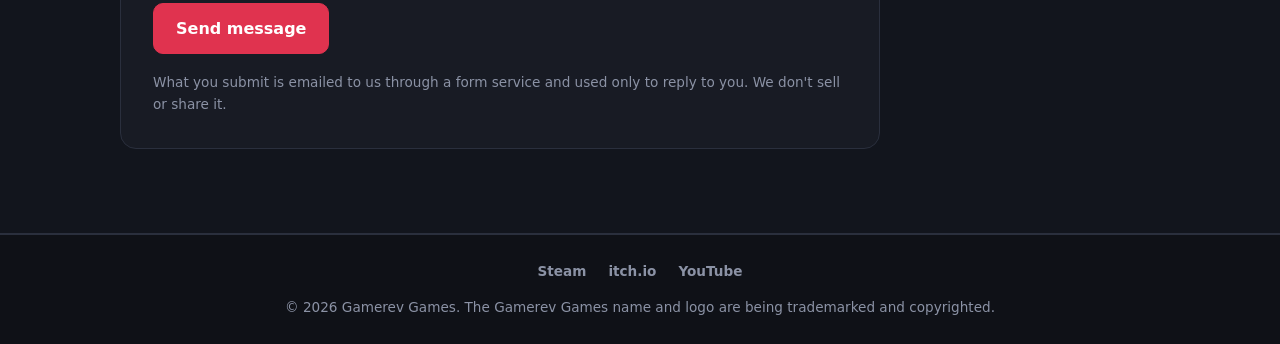
<file: contact/index.html>
<!DOCTYPE html>
<html lang="en">
<head>
<meta charset="utf-8">
<meta name="viewport" content="width=device-width, initial-scale=1">

<title>Contact | Gamerev Games</title>
<meta name="description" content="Get in touch with Gamerev Games. Find us on social media, email us, or send a message through the contact form.">
<meta name="theme-color" content="#0f1117">
<link rel="canonical" href="https://www.gamerev.games/contact/">
<link rel="icon" href="/images/logo.png">

<meta property="og:title" content="Contact | Gamerev Games">
<meta property="og:description" content="We hope to hear from you! Find Gamerev Games on social media or send us a message.">
<meta property="og:image" content="https://www.gamerev.games/images/og-image.jpg">
<meta property="og:type" content="website">

<link rel="stylesheet" href="/style.css">
</head>

<body>
<a class="skip" href="#content">Skip to content</a>

<header class="nav">
  <div class="wrap">
    <a class="brand" href="/"><img src="/images/logo.png" alt="" width="30" height="30">Gamerev Games</a>
    <nav aria-label="Main">
      <ul>
        <li><a href="/">Home</a></li>
        <li><a href="/studio/">Studio</a></li>
        <li><a href="/games/">Games</a></li>
        <li><a href="/media/">Media</a></li>
        <li><a href="/jobs/">Jobs</a></li>
        <li><a href="/contact/" aria-current="page">Contact</a></li>
      </ul>
    </nav>
  </div>
</header>

<main id="content" class="contact-page">

  <!-- ============ PAGE HEADER ============ -->
    <!-- ============ BANNER: header + "Find us on social" share one background picture ============ -->
    <div class="page-banner">
      <img class="head-bg" src="/images/banner-animated.gif" alt="" width="1920" height="1000">
  
    <!-- ============ PAGE HEADER ============ -->
    <div class="page-head">
      <div class="wrap">
      <h1>We hope to hear <em>from you!</em></h1>
      <p class="s-copy">Find us on social media, or send us a message below.</p>
    </div>
  </div>

  <!-- ============ FIND US ON SOCIAL ============ -->
  <section class="s-section" id="social">
    <div class="wrap">
      <h2 class="s-title">Find us on <em>social</em></h2>

      <div class="feature-grid contact-grid">

        <a class="feature-card contact-card" href="mailto:gamerevproductions@outlook.com">
          <div class="feature-icon">
            <svg viewBox="0 0 24 24" fill="none" stroke="#fff" stroke-width="1.8" stroke-linecap="round" stroke-linejoin="round" aria-hidden="true"><rect x="3" y="5" width="18" height="14" rx="2.5"/><path d="M3.5 7l8.5 6 8.5-6"/></svg>
          </div>
          <h3>Email</h3>
          <p>gamerevproductions@outlook.com</p>
        </a>

        <a class="feature-card contact-card" href="https://www.youtube.com/@GamerevGames">
          <div class="feature-icon">
            <svg viewBox="0 0 24 24" fill="none" stroke="#fff" stroke-width="1.8" stroke-linecap="round" stroke-linejoin="round" aria-hidden="true"><rect x="2.5" y="5.5" width="19" height="13" rx="4"/><path d="M10 9.5v5l4.5-2.5z" fill="#fff"/></svg>
          </div>
          <h3>YouTube</h3>
          <p>Devlogs, trailers, and gameplay.</p>
        </a>

        <a class="feature-card contact-card" href="https://www.linkedin.com/in/travis-carpenter-79a6ab34a">
          <div class="feature-icon">
            <svg viewBox="0 0 24 24" fill="none" stroke="#fff" stroke-width="1.8" stroke-linecap="round" stroke-linejoin="round" aria-hidden="true"><rect x="3" y="3" width="18" height="18" rx="3"/><path d="M8 10.5V16M8 7.8v.1M12 16v-5.5M12 13c0-1.6 1-2.5 2.3-2.5S16.5 11.4 16.5 13V16"/></svg>
          </div>
          <h3>LinkedIn</h3>
          <p>Connect with Travis Carpenter.</p>
        </a>

        <a class="feature-card contact-card" href="https://portfolio.gamerev.games/">
          <div class="feature-icon">
            <svg viewBox="0 0 24 24" fill="none" stroke="#fff" stroke-width="1.8" stroke-linecap="round" stroke-linejoin="round" aria-hidden="true"><circle cx="12" cy="12" r="9"/><path d="M3 12h18M12 3c2.6 2.6 4 5.6 4 9s-1.4 6.4-4 9c-2.6-2.6-4-5.6-4-9s1.4-6.4 4-9z"/></svg>
          </div>
          <h3>Portfolio</h3>
          <p>Projects and engine tools.</p>
        </a>

      </div>
    </div>
  </section>

    </div>

  <!-- ============ CONTACT FORM ============ -->
  <section class="s-section alt" id="message">
    <div class="wrap">
      <h2 class="s-title">Or <em>fill out</em> this form</h2>

      <!--
        FORM SETUP: same as the Jobs page. Replace YOUR_ACCESS_KEY_HERE with your Web3Forms access key
        (the same key works on both pages). The form works without JavaScript too; the script at the
        bottom of the page just keeps people on this page.
      -->
      <form class="apply-form" id="contact-form" action="https://api.web3forms.com/submit" method="POST">
        <input type="hidden" name="access_key" value="c10cfaac-c8d4-4a48-abe3-1685f23ee568">
        <input type="hidden" name="subject" value="New message: Gamerev Games contact form">
        <input type="hidden" name="from_name" value="Gamerev Games Contact Form">
        <!-- spam trap: real people never see or tick this -->
        <input type="checkbox" name="botcheck" class="hp" tabindex="-1" autocomplete="off">

        <div class="form-row">
          <div class="field">
            <label for="c-name">Name <span class="req">*</span></label>
            <input id="c-name" name="name" type="text" autocomplete="name" required>
          </div>
          <div class="field">
            <label for="c-email">Email <span class="req">*</span></label>
            <input id="c-email" name="email" type="email" autocomplete="email" required>
          </div>
        </div>

        <div class="field">
          <label for="c-msg">Message <span class="req">*</span></label>
          <textarea id="c-msg" name="message" required placeholder="What's on your mind?"></textarea>
        </div>

        <button class="btn primary" type="submit">Send message</button>
        <div class="form-status" id="form-status" role="status" aria-live="polite"></div>

        <p class="form-note">
          What you submit is emailed to us through a form service and used only to reply to you.
          We don't sell or share it.
        </p>
      </form>
    </div>
  </section>

</main>

<footer>
  <div class="wrap">
    <ul class="s-social">
      <li><a href="https://store.steampowered.com/app/3590120/Blade_of_Jinshu/">Steam</a></li>
      <li><a href="https://gamerev-games.itch.io/">itch.io</a></li>
      <li><a href="https://www.youtube.com/@GamerevGames">YouTube</a></li>
    </ul>
    <p>&copy; <span id="year">2026</span> Gamerev Games. The Gamerev Games name and logo are being trademarked and copyrighted.</p>
  </div>
</footer>

<script src="/site.js" defer></script>
<script>
/* Sends the form without leaving the page, and shows a message when done. */
(function () {
  var form = document.getElementById('contact-form');
  if (!form) return;
  var status = document.getElementById('form-status');
  var btn = form.querySelector('button[type="submit"]');

  function show(kind, text) { status.className = 'form-status ' + kind; status.textContent = text; }

  form.addEventListener('submit', function (e) {
    e.preventDefault();
    if (form.elements['access_key'].value === 'YOUR_ACCESS_KEY_HERE') { /* DONT ACTUALLY PUT THE ACCESS KEY HERE! */
      show('error', 'This form is not connected yet: the access key still needs to be added to the page.');
      return;
    }
    btn.disabled = true; btn.textContent = 'Sending...';
    status.className = 'form-status';

    fetch(form.action, { method: 'POST', headers: { 'Accept': 'application/json' }, body: new FormData(form) })
      .then(function (r) { return r.json(); })
      .then(function (data) {
        if (data.success) {
          form.reset();
          show('ok', "Thanks! Your message was sent. We'll get back to you soon.");
        } else {
          show('error', 'Something went wrong sending your message. Please try again, or email us directly.');
        }
      })
      .catch(function () {
        show('error', 'Something went wrong sending your message. Please try again, or email us directly.');
      })
      .then(function () { btn.disabled = false; btn.textContent = 'Send message'; });
  });
})();
</script>
</body>
</html>
</file>
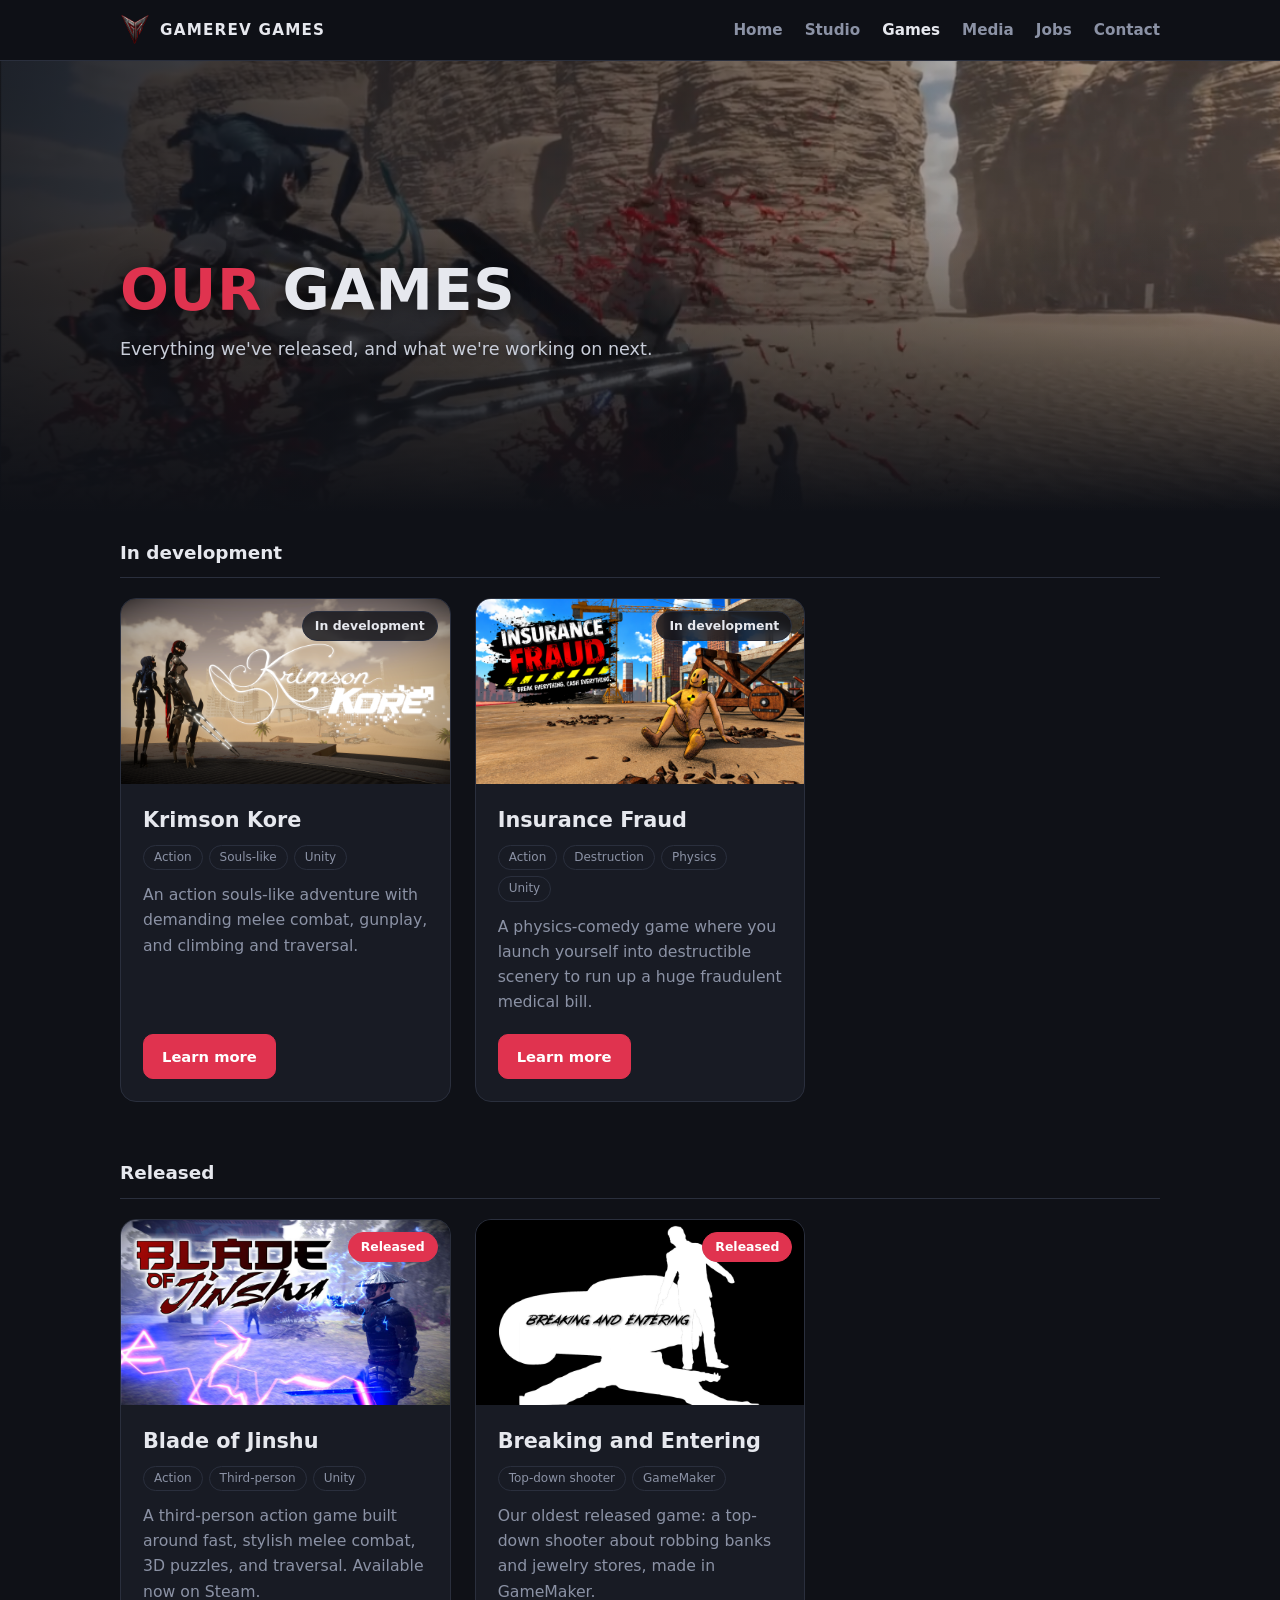
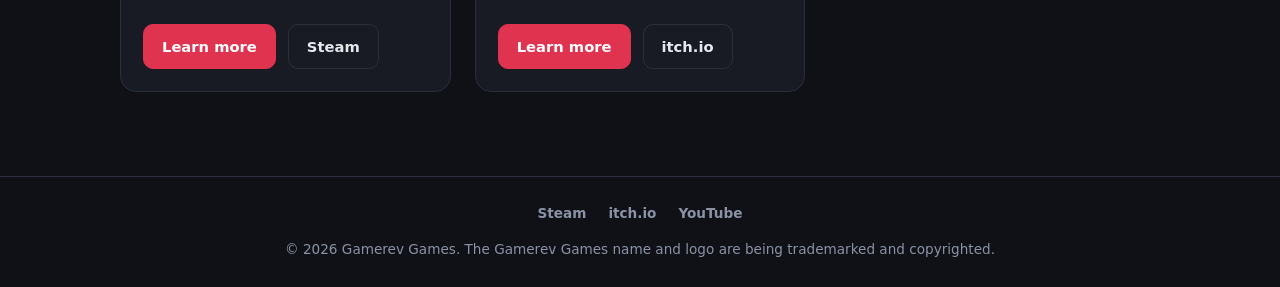
<file: games/index.html>
<!DOCTYPE html>
<html lang="en">
<head>
<meta charset="utf-8">
<meta name="viewport" content="width=device-width, initial-scale=1">

<title>Games | Gamerev Games</title>
<meta name="description" content="Games from Gamerev Games: Blade of Jinshu (available on Steam), Krimson Kore (in development), and Breaking and Entering.">
<meta name="theme-color" content="#0f1117">
<link rel="canonical" href="https://www.gamerev.games/games/">
<link rel="icon" href="/images/favicon.png">

<meta property="og:title" content="Games | Gamerev Games">
<meta property="og:description" content="Everything Gamerev Games has released, and what we're working on next.">
<meta property="og:image" content="https://www.gamerev.games/images/og-image.jpg">
<meta property="og:type" content="website">

<link rel="stylesheet" href="/style.css">

</head>

<body>
<a class="skip" href="#content">Skip to content</a>

<header class="nav">
  <div class="wrap">
    <a class="brand" href="/"><img src="/images/logo.png" alt="" width="30" height="30">Gamerev Games</a>
    <nav aria-label="Main">
      <ul>
        <li><a href="/">Home</a></li>
        <li><a href="/studio/">Studio</a></li>
        <li><a href="/games/" aria-current="page">Games</a></li>
        <li><a href="/media/">Media</a></li>
        <li><a href="/jobs/">Jobs</a></li>
        <li><a href="/contact/">Contact</a></li>
      </ul>
    </nav>
  </div>
</header>

<main id="content">

  <!-- ============ PAGE HEADER ============ -->
  <div class="page-head tall">
    <video class="head-bg" autoplay loop muted playsinline preload="metadata"
           poster="/images/games-banner-poster.png" aria-hidden="true">
      <source src="/images/games-banner.mp4" type="video/mp4">
    </video>
    <div class="wrap">
      <h1><em>Our</em> games</h1>
      <p class="s-copy">Everything we've released, and what we're working on next.</p>
    </div>
  </div>

  <!-- ============ GAME LIST ============ -->
  <section class="s-section">
    <div class="wrap">

      <!-- ---------- IN DEVELOPMENT ---------- -->
      <div class="game-group">
        <h2 class="group-title">In development</h2>
        <div class="game-grid">

          <article class="game-card">
            <a class="game-media" href="/krimson-kore/" tabindex="-1" aria-hidden="true">
              <img src="/images/krimson_kore_title.png" alt="" loading="lazy" width="1280" height="720">
              <span class="status">In development</span>
            </a>
            <div class="game-body">
              <h3>Krimson Kore</h3>
              <ul class="tags"><li>Action</li><li>Souls-like</li><li>Unity</li></ul>
              <p>An action souls-like adventure with demanding melee combat, gunplay, and climbing and traversal.</p>
              <div class="btns">
                <a class="btn primary" href="/krimson-kore/">Learn more</a>
              </div>
            </div>
          </article>

          <article class="game-card">
            <a class="game-media" href="/insurance-fraud/" tabindex="-1" aria-hidden="true">
              <img src="/images/insurance-fraud-thumbnail.png" alt="" loading="lazy" width="1280" height="720">
              <span class="status">In development</span>
            </a>
            <div class="game-body">
              <h3>Insurance Fraud</h3>
              <ul class="tags"><li>Action</li><li>Destruction</li><li>Physics</li><li>Unity</li></ul>
              <p>A physics-comedy game where you launch yourself into destructible scenery to run up a huge fraudulent medical bill.</p>
              <div class="btns">
                <a class="btn primary" href="/insurance-fraud/">Learn more</a>
              </div>
            </div>
          </article>

        </div>
      </div>

      <!-- ---------- RELEASED ---------- -->
      <!-- Newest first: new releases go at the top of this group. -->
      <div class="game-group">
        <h2 class="group-title">Released</h2>
        <div class="game-grid">

          <article class="game-card">
            <a class="game-media" href="/blade-of-jinshu/" tabindex="-1" aria-hidden="true">
              <img src="/images/blade_jinshu_title.jpg" alt="" loading="lazy" width="1280" height="720">
              <span class="status live">Released</span>
            </a>
            <div class="game-body">
              <h3>Blade of Jinshu</h3>
              <ul class="tags"><li>Action</li><li>Third-person</li><li>Unity</li></ul>
              <p>A third-person action game built around fast, stylish melee combat, 3D puzzles, and traversal. Available now on Steam.</p>
              <div class="btns">
                <a class="btn primary" href="/blade-of-jinshu/">Learn more</a>
                <a class="btn ghost" href="https://store.steampowered.com/app/3590120/Blade_of_Jinshu/">Steam</a>
              </div>
            </div>
          </article>

          <article class="game-card">
            <a class="game-media" href="/breaking-and-entering/" tabindex="-1" aria-hidden="true">
              <img src="/images/be_title.png" alt="" loading="lazy" width="1280" height="720">
              <span class="status live">Released</span>
            </a>
            <div class="game-body">
              <h3>Breaking and Entering</h3>
              <ul class="tags"><li>Top-down shooter</li><li>GameMaker</li></ul>
              <p>Our oldest released game: a top-down shooter about robbing banks and jewelry stores, made in GameMaker.</p>
              <div class="btns">
                <a class="btn primary" href="/breaking-and-entering/">Learn more</a>
                <a class="btn ghost" href="https://gamerev-games.itch.io/breaking-and-entering">itch.io</a>
              </div>
            </div>
          </article>

          <!-- ================= NEW GAME TEMPLATE =================
               Copy from <article> to </article>, paste it above or below
               the other cards in the right group, then edit the details.

          <article class="game-card">
            <a class="game-media" href="/GAME-PAGE-ADDRESS/" tabindex="-1" aria-hidden="true">
              <img src="/images/GAME-thumb.jpg" alt="" loading="lazy" width="1280" height="720">
              <span class="status live">Released</span>
            </a>
            <div class="game-body">
              <h3>Game Title</h3>
              <ul class="tags"><li>Genre</li><li>Engine</li></ul>
              <p>One or two sentences describing the game.</p>
              <div class="btns">
                <a class="btn primary" href="/GAME-PAGE-ADDRESS/">Learn more</a>
                <a class="btn ghost" href="https://store-or-download-link-here">Steam</a>
              </div>
            </div>
          </article>

               ================= END TEMPLATE ================= -->

        </div>
      </div>

    </div>
  </section>

</main>

<footer>
  <div class="wrap">
    <ul class="s-social">
      <li><a href="https://store.steampowered.com/app/3590120/Blade_of_Jinshu/">Steam</a></li>
      <li><a href="https://gamerev-games.itch.io/">itch.io</a></li>
      <li><a href="https://www.youtube.com/@GamerevGames">YouTube</a></li>
    </ul>
    <p>&copy; <span id="year">2026</span> Gamerev Games. The Gamerev Games name and logo are being trademarked and copyrighted.</p>
  </div>
</footer>

<script src="/site.js" defer></script>
</body>
</html>
</file>
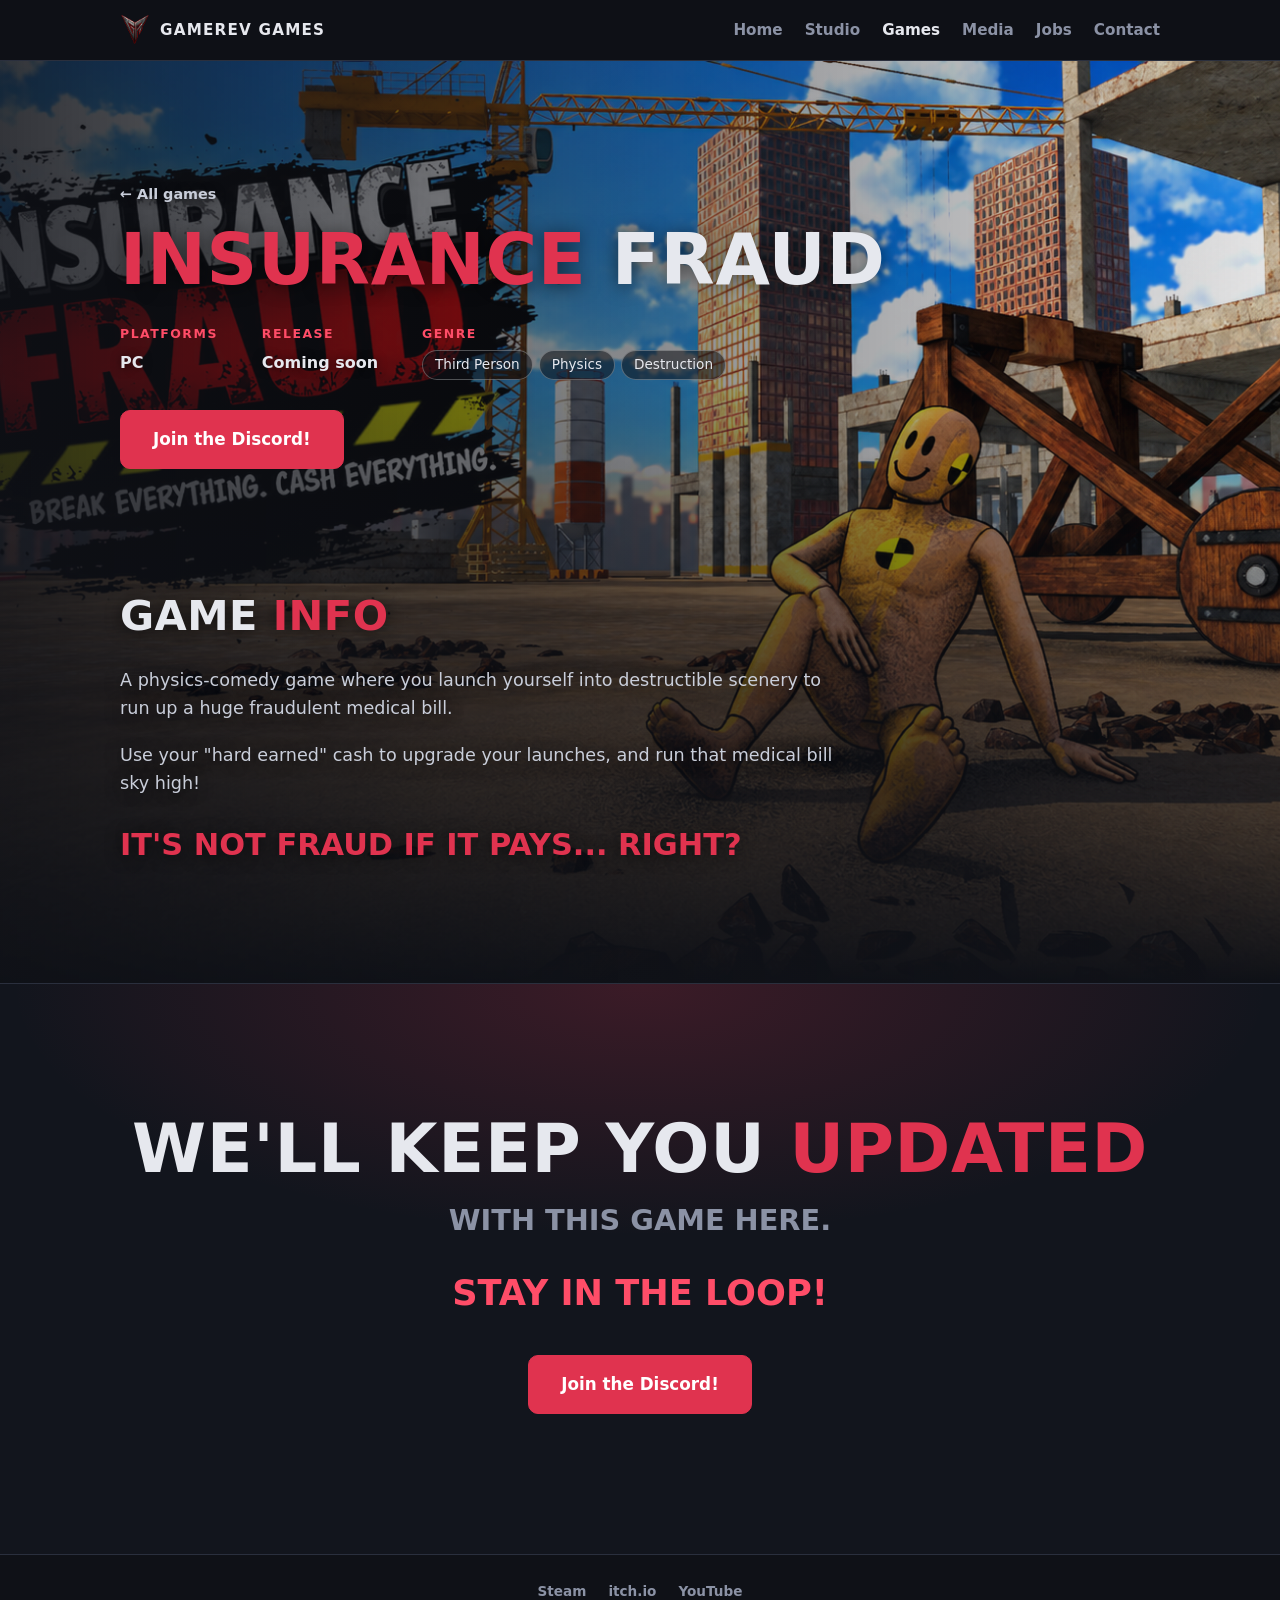
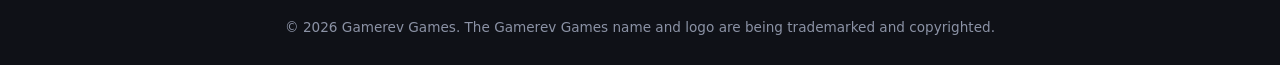
<file: insurance-fraud/index.html>
<!DOCTYPE html>
<html lang="en">
<head>
<meta charset="utf-8">
<meta name="viewport" content="width=device-width, initial-scale=1">

<title>Insurance Fraud | Gamerev Games</title>
<meta name="description" content="Insurance Fraud is a comedy physics game in development by Gamerev Games, coming soon to PC.">
<meta name="theme-color" content="#0f1117">
<link rel="canonical" href="https://www.gamerev.games/insurance-fraud/">
<link rel="icon" href="/images/logo.png">

<meta property="og:title" content="Insurance Fraud | Gamerev Games">
<meta property="og:description" content="A comedy physics game by Gamerev Games. Coming soon to PC.">
<meta property="og:image" content="https://www.gamerev.games/images/insurance-fraud-thumbnail.png">
<meta property="og:type" content="website">

<link rel="stylesheet" href="/style.css">

<!--
  ====================================================================
  IN-DEVELOPMENT GAME PAGE TEMPLATE  (this file is Krimson Kore, filled in)
  ====================================================================
  To make a page for another game that is still IN DEVELOPMENT:
  1. Copy this whole folder, e.g.  krimson-kore/  ->  my-game/   (the folder name is the web address)
  2. Search this file for "EDIT" and change each marked item:
       title / description / canonical / og tags (top of file)
       header: banner video or image, game name, platforms, genre tags, buttons
       game info: paragraphs and the closing line
       "keep you updated" section: Discord link
  3. Put the pictures in /images (names are up to you, just match them below).
  4. Add the game to the Games page (In development group) and the Home page cards.

  WHEN THE GAME RELEASES: switch to the released-game template (blade-of-jinshu/index.html) so the
  page gets a trailer, screenshots, and a Play Now button. Keep the same folder name so old links still work.

  Pictures this page uses (replace with your own):
    banner (behind header + game info)   krimson-kore-hero.mp4 + krimson-kore-hero-poster.jpg   (about 1920 x 1300)
-->
</head>

<body>
<a class="skip" href="#content">Skip to content</a>

<header class="nav">
  <div class="wrap">
    <a class="brand" href="/"><img src="/images/logo.png" alt="" width="30" height="30">Gamerev Games</a>
    <nav aria-label="Main">
      <ul>
        <li><a href="/">Home</a></li>
        <li><a href="/studio/">Studio</a></li>
        <li><a href="/games/" aria-current="page">Games</a></li>
        <li><a href="/media/">Media</a></li>
        <li><a href="/jobs/">Jobs</a></li>
        <li><a href="/contact/">Contact</a></li>
      </ul>
    </nav>
  </div>
</header>

<main id="content" class="game-page">

  <!-- ============ BANNER: one big picture behind the header AND the game info ============ -->
  <div class="page-banner">
    <video class="head-bg" autoplay loop muted playsinline preload="metadata"
           poster="/images/insurance-fraud-thumbnail.png" aria-hidden="true">
      <source src="/images/insurance-fraud-action.mp4" type="video/mp4">
    </video>

    <!-- ---------- header ---------- -->
    <div class="page-head game-hero">
      <div class="wrap">
        <a class="crumb" href="/games/">&larr; All games</a>

        <h1><em>Insurance</em> Fraud</h1>

        <ul class="game-meta">
          <li>
            <span class="meta-label">Platforms</span>
            <span class="meta-value">PC</span>
          </li>
          <li>
            <span class="meta-label">Release</span>
            <span class="meta-value">Coming soon</span>
          </li>
          <li>
            <span class="meta-label">Genre</span>
            <ul class="tags"><li>Third Person</li><li>Physics</li><li>Destruction</li></ul>
          </li>
        </ul>

        <div class="btns">
          <a class="btn primary big" href="https://discord.gg/4xRP8tyT5V">Join the Discord!</a>
        </div>
      </div>
    </div>

    <!-- ---------- game info ---------- -->
    <section class="s-section" id="info">
      <div class="wrap">
        <h2 class="s-title">Game <em>info</em></h2>
        <div class="info-copy">
          <p class="s-copy">
            A physics-comedy game where you launch yourself into destructible scenery to run up a huge fraudulent medical bill.
          </p>
          <p class="s-copy">
            Use your "hard earned" cash to upgrade your launches, and run that medical bill sky high!
          </p>
          <p class="info-tagline">It's not fraud if it pays... right?</p>
        </div>
      </div>
    </section>

  </div>

  <!-- ============ WE'LL KEEP YOU UPDATED ============ -->
  <section class="s-section stay-tuned" id="updates">
    <div class="wrap">
      <h2>We'll keep you <em>updated</em></h2>
      <p class="stay-sub">with this game here.</p>
      <p class="stay-loop">Stay in the loop!</p>
      <div class="btns">
        <a class="btn primary big" href="https://discord.gg/4xRP8tyT5V">Join the Discord!</a>
      </div>
    </div>
  </section>

</main>

<footer>
  <div class="wrap">
    <ul class="s-social">
      <li><a href="https://store.steampowered.com/app/3590120/Blade_of_Jinshu/">Steam</a></li>
      <li><a href="https://gamerev-games.itch.io/">itch.io</a></li>
      <li><a href="https://www.youtube.com/@GamerevGames">YouTube</a></li>
    </ul>
    <p>&copy; <span id="year">2026</span> Gamerev Games. The Gamerev Games name and logo are being trademarked and copyrighted.</p>
  </div>
</footer>

<script src="/site.js" defer></script>
</body>
</html>
</file>
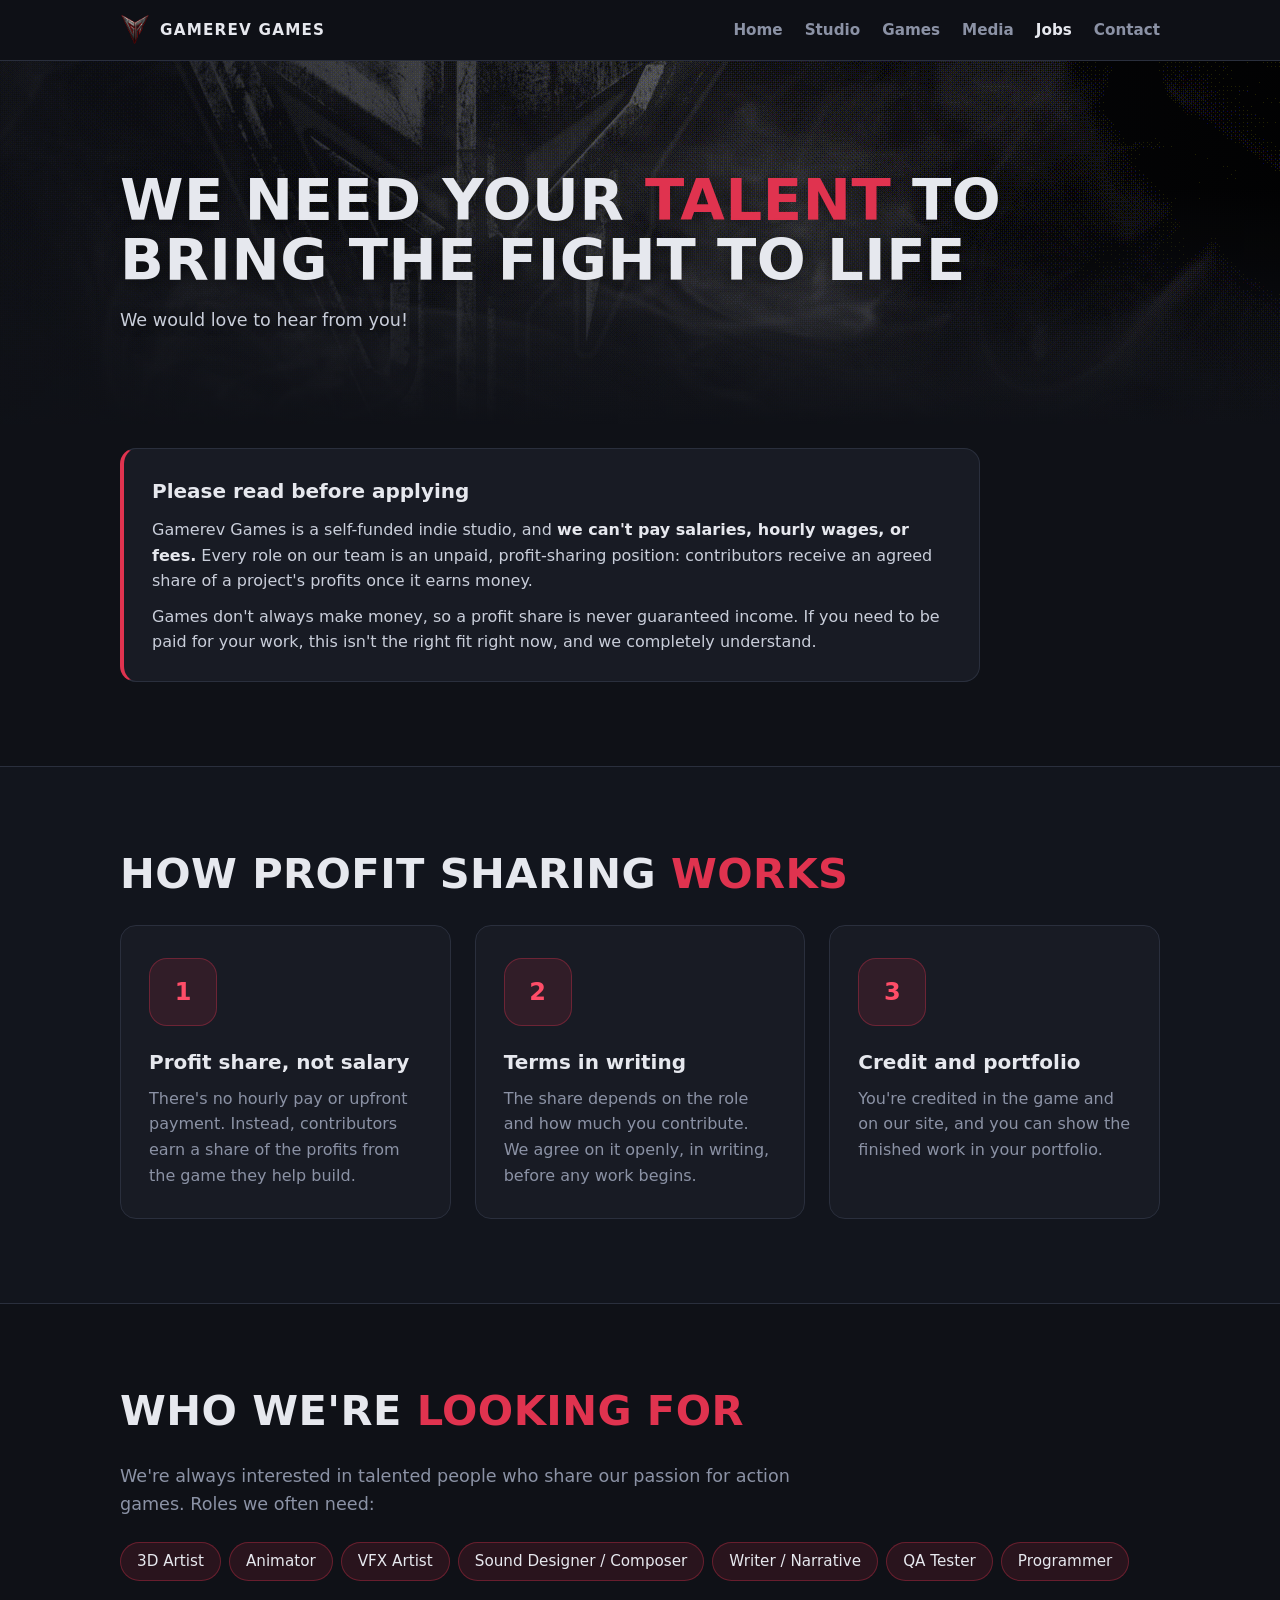
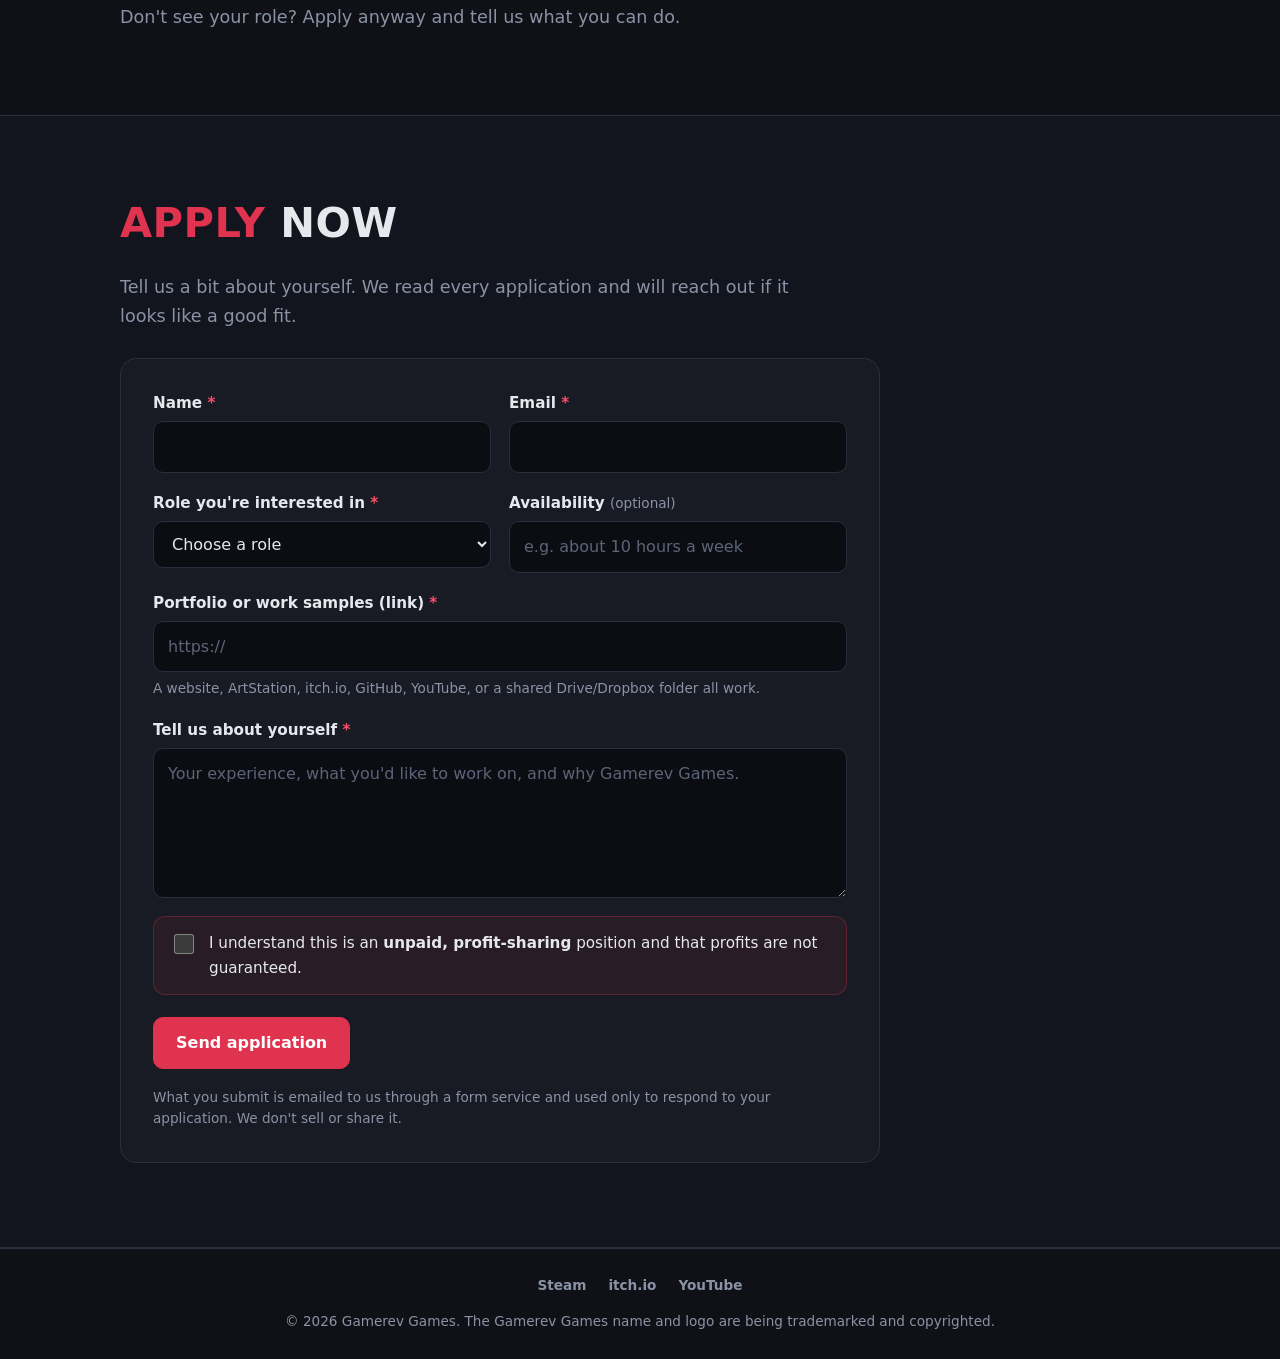
<file: jobs/index.html>
<!DOCTYPE html>
<html lang="en">
<head>
<meta charset="utf-8">
<meta name="viewport" content="width=device-width, initial-scale=1">

<title>Jobs | Gamerev Games</title>
<meta name="description" content="Join Gamerev Games. We're an indie studio looking for talented contributors for unpaid, profit-sharing roles.">
<meta name="theme-color" content="#0f1117">
<link rel="canonical" href="https://www.gamerev.games/jobs/">
<link rel="icon" href="/images/logo.png">

<meta property="og:title" content="Jobs | Gamerev Games">
<meta property="og:description" content="We need your talent to bring the fight to life. Profit-sharing roles at an indie game studio.">
<meta property="og:image" content="https://www.gamerev.games/images/og-image.jpg">
<meta property="og:type" content="website">

<link rel="stylesheet" href="/style.css">
</head>

<body>
<a class="skip" href="#content">Skip to content</a>

<header class="nav">
  <div class="wrap">
    <a class="brand" href="/"><img src="/images/logo.png" alt="" width="30" height="30">Gamerev Games</a>
    <nav aria-label="Main">
      <ul>
        <li><a href="/">Home</a></li>
        <li><a href="/studio/">Studio</a></li>
        <li><a href="/games/">Games</a></li>
        <li><a href="/media/">Media</a></li>
        <li><a href="/jobs/" aria-current="page">Jobs</a></li>
        <li><a href="/contact/">Contact</a></li>
      </ul>
    </nav>
  </div>
</header>

<main id="content">

  <!-- ============ PAGE HEADER ============ -->
  <div class="page-head">
    <img class="head-bg" src="/images/banner-animated.gif" alt="" width="1920" height="700">
    <div class="wrap">
      <h1>We need your <em>talent</em> to bring the fight to life</h1>
      <p class="s-copy">We would love to hear from you!</p>
    </div>
  </div>

  <!-- ============ READ THIS FIRST (unpaid / profit-share notice) ============ -->
  <section class="s-section" id="notice">
    <div class="wrap">
      <div class="notice" role="note">
        <h2>Please read before applying</h2>
        <p>
          Gamerev Games is a self-funded indie studio, and <strong>we can't pay salaries, hourly wages, or fees.</strong>
          Every role on our team is an unpaid, profit-sharing position: contributors receive an agreed share of a
          project's profits once it earns money.
        </p>
        <p>
          Games don't always make money, so a profit share is never guaranteed income. If you need to be paid for your
          work, this isn't the right fit right now, and we completely understand.
        </p>
      </div>
    </div>
  </section>

  <!-- ============ HOW IT WORKS ============ -->
  <section class="s-section alt" id="how">
    <div class="wrap">
      <h2 class="s-title">How profit sharing <em>works</em></h2>

      <div class="feature-grid">

        <article class="feature-card">
          <div class="feature-icon"><b>1</b></div>
          <h3>Profit share, not salary</h3>
          <p>There's no hourly pay or upfront payment. Instead, contributors earn a share of the profits from the game they help build.</p>
        </article>

        <article class="feature-card">
          <div class="feature-icon"><b>2</b></div>
          <h3>Terms in writing</h3>
          <p>The share depends on the role and how much you contribute. We agree on it openly, in writing, before any work begins.</p>
        </article>

        <article class="feature-card">
          <div class="feature-icon"><b>3</b></div>
          <h3>Credit and portfolio</h3>
          <p>You're credited in the game and on our site, and you can show the finished work in your portfolio.</p>
        </article>

      </div>
    </div>
  </section>

  <!-- ============ ROLES ============ -->
  <section class="s-section" id="roles">
    <div class="wrap">
      <h2 class="s-title">Who we're <em>looking for</em></h2>
      <p class="s-copy">We're always interested in talented people who share our passion for action games. Roles we often need:</p>

      <!-- Edit this list any time. Keep the <option> list in the form below in sync. -->
      <ul class="chips role-chips">
        <li>3D Artist</li>
        <li>Animator</li>
        <li>VFX Artist</li>
        <li>Sound Designer / Composer</li>
        <li>Writer / Narrative</li>
        <li>QA Tester</li>
        <li>Programmer</li>
      </ul>

      <p class="s-copy role-note">Don't see your role? Apply anyway and tell us what you can do.</p>
    </div>
  </section>

  <!-- ============ APPLICATION FORM ============ -->
  <section class="s-section alt" id="apply">
    <div class="wrap">
      <h2 class="s-title"><em>Apply</em> now</h2>
      <p class="s-copy form-intro">Tell us a bit about yourself. We read every application and will reach out if it looks like a good fit.</p>

      <!--
        FORM SETUP (one time):
        1. Go to web3forms.com, enter the email address where you want applications delivered, and get your access key.
        2. Paste the key below, replacing YOUR_ACCESS_KEY_HERE. (The key is safe to leave in public page code.)
        The form works without JavaScript too; the script at the bottom of the page just keeps people on this page.
      -->
      <form class="apply-form" id="apply-form" action="https://api.web3forms.com/submit" method="POST">
        <input type="hidden" name="access_key" value="2546b781-eaf7-4199-bea0-a6f5727277e8">
        <input type="hidden" name="subject" value="New job application: Gamerev Games">
        <input type="hidden" name="from_name" value="Gamerev Games Jobs Form">
        <!-- spam trap: real people never see or tick this -->
        <input type="checkbox" name="botcheck" class="hp" tabindex="-1" autocomplete="off">

        <div class="form-row">
          <div class="field">
            <label for="f-name">Name <span class="req">*</span></label>
            <input id="f-name" name="name" type="text" autocomplete="name" required>
          </div>
          <div class="field">
            <label for="f-email">Email <span class="req">*</span></label>
            <input id="f-email" name="email" type="email" autocomplete="email" required>
          </div>
        </div>

        <div class="form-row">
          <div class="field">
            <label for="f-role">Role you're interested in <span class="req">*</span></label>
            <select id="f-role" name="role" required>
              <option value="" selected disabled>Choose a role</option>
              <option>3D Artist</option>
              <option>Animator</option>
              <option>VFX Artist</option>
              <option>Sound Designer / Composer</option>
              <option>Writer / Narrative</option>
              <option>QA Tester</option>
              <option>Programmer</option>
              <option>Other</option>
            </select>
          </div>
          <div class="field">
            <label for="f-hours">Availability <span class="hint">(optional)</span></label>
            <input id="f-hours" name="availability" type="text" placeholder="e.g. about 10 hours a week">
          </div>
        </div>

        <div class="field">
          <label for="f-link">Portfolio or work samples (link) <span class="req">*</span></label>
          <input id="f-link" name="portfolio" type="url" placeholder="https://" required>
          <span class="hint">A website, ArtStation, itch.io, GitHub, YouTube, or a shared Drive/Dropbox folder all work.</span>
        </div>

        <div class="field">
          <label for="f-msg">Tell us about yourself <span class="req">*</span></label>
          <textarea id="f-msg" name="message" required placeholder="Your experience, what you'd like to work on, and why Gamerev Games."></textarea>
        </div>

        <div class="check">
          <input id="f-ack" name="acknowledged_unpaid_profit_share" type="checkbox" value="Yes" required>
          <label for="f-ack">I understand this is an <strong>unpaid, profit-sharing</strong> position and that profits are not guaranteed.</label>
        </div>

        <button class="btn primary" type="submit">Send application</button>
        <div class="form-status" id="form-status" role="status" aria-live="polite"></div>

        <p class="form-note">
          What you submit is emailed to us through a form service and used only to respond to your application.
          We don't sell or share it.
        </p>
      </form>
    </div>
  </section>

</main>

<footer>
  <div class="wrap">
    <ul class="s-social">
      <li><a href="https://store.steampowered.com/app/3590120/Blade_of_Jinshu/">Steam</a></li>
      <li><a href="https://gamerev-games.itch.io/">itch.io</a></li>
      <li><a href="https://www.youtube.com/@GamerevGames">YouTube</a></li>
    </ul>
    <p>&copy; <span id="year">2026</span> Gamerev Games. The Gamerev Games name and logo are being trademarked and copyrighted.</p>
  </div>
</footer>

<script src="/site.js" defer></script>
<script>
/* Sends the form without leaving the page, and shows a message when done. */
(function () {
  var form = document.getElementById('apply-form');
  if (!form) return;
  var status = document.getElementById('form-status');
  var btn = form.querySelector('button[type="submit"]');

  function show(kind, text) { status.className = 'form-status ' + kind; status.textContent = text; }

  form.addEventListener('submit', function (e) {
    e.preventDefault();
    if (form.elements['access_key'].value === 'YOUR_ACCESS_KEY_HERE') { /* DONT ACTUALLY PUT THE ACCESS KEY HERE! */
      show('error', 'This form is not connected yet: the access key still needs to be added to the page.');
      return;
    }
    btn.disabled = true; btn.textContent = 'Sending...';
    status.className = 'form-status';

    fetch(form.action, { method: 'POST', headers: { 'Accept': 'application/json' }, body: new FormData(form) })
      .then(function (r) { return r.json(); })
      .then(function (data) {
        if (data.success) {
          form.reset();
          show('ok', "Thanks! Your application was sent. We'll be in touch if it looks like a good fit.");
        } else {
          show('error', 'Something went wrong sending your application. Please try again, or reach us through the Contact page.');
        }
      })
      .catch(function () {
        show('error', 'Something went wrong sending your application. Please try again, or reach us through the Contact page.');
      })
      .then(function () { btn.disabled = false; btn.textContent = 'Send application'; });
  });
})();
</script>
</body>
</html>
</file>
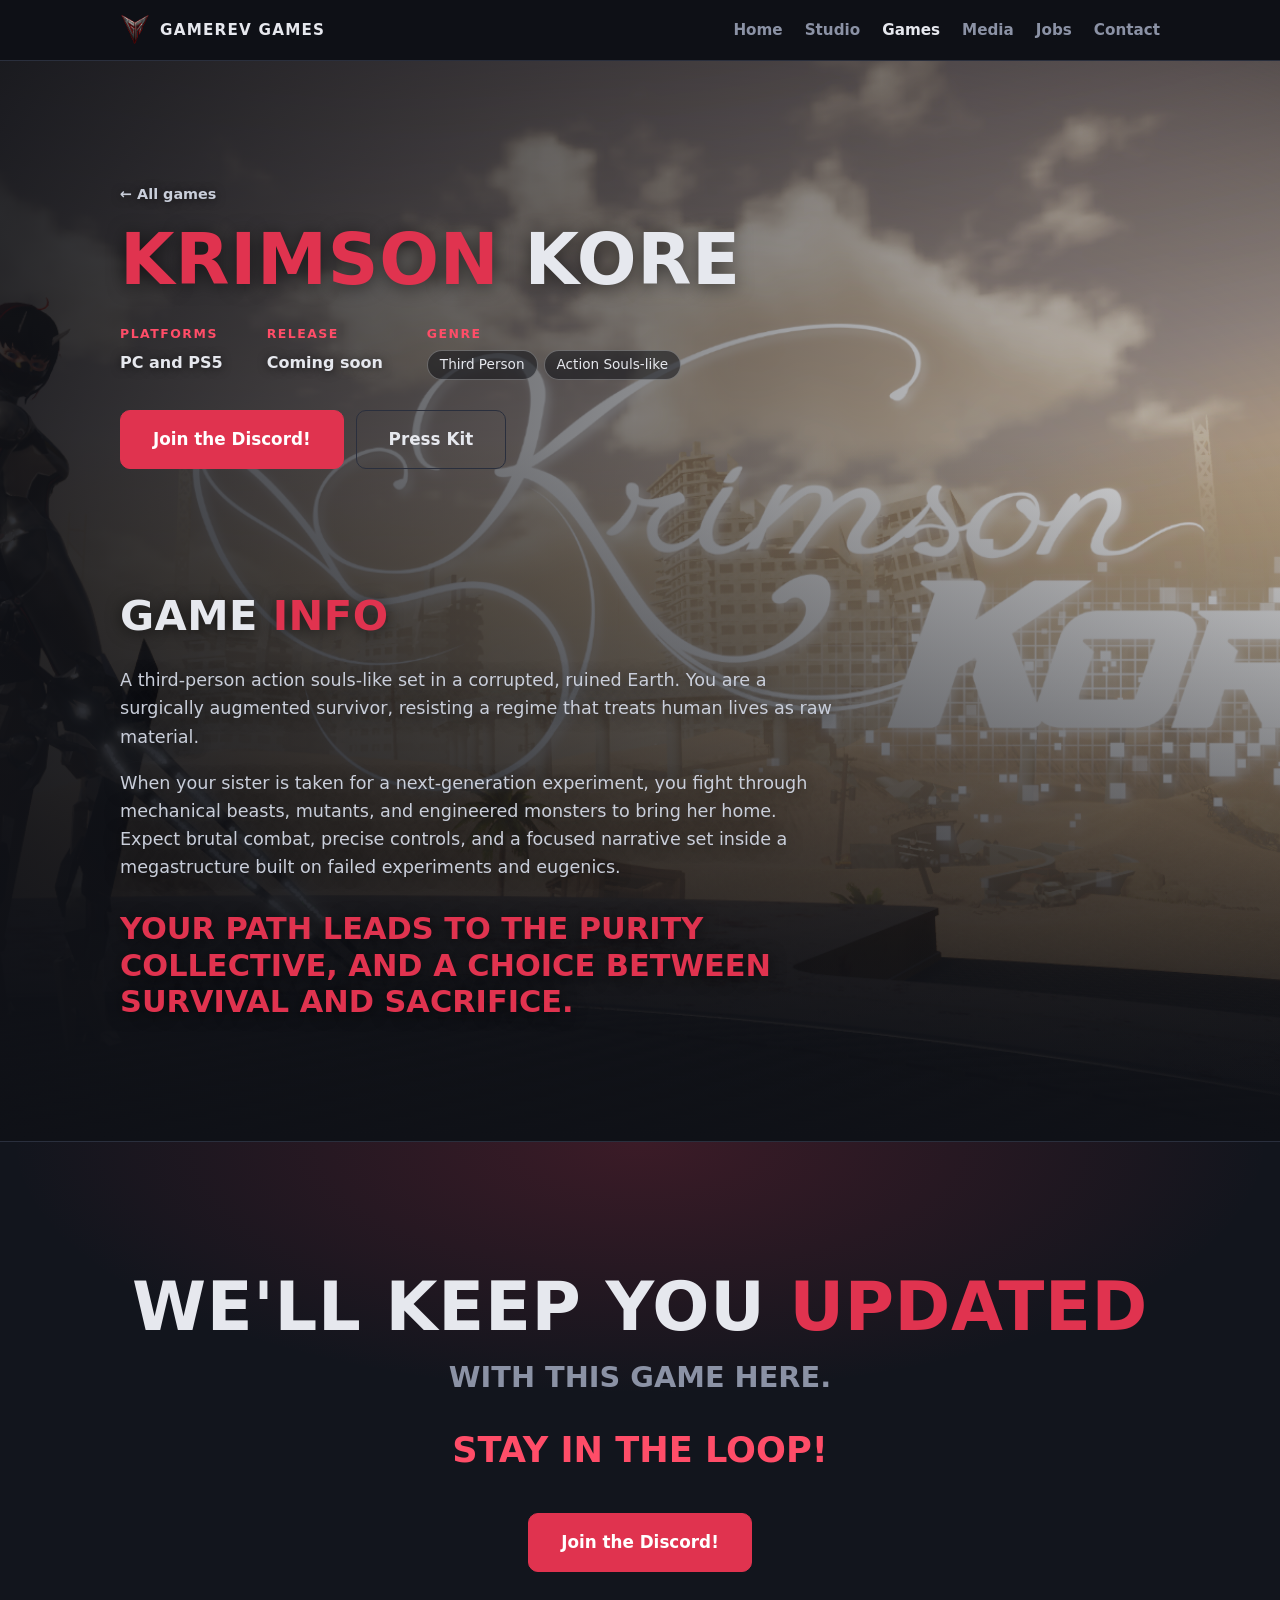
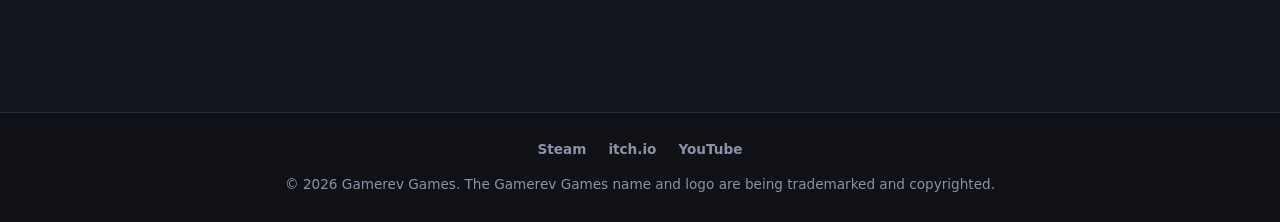
<file: krimson-kore/index.html>
<!DOCTYPE html>
<html lang="en">
<head>
<meta charset="utf-8">
<meta name="viewport" content="width=device-width, initial-scale=1">

<title>Krimson Kore | Gamerev Games</title>
<meta name="description" content="Krimson Kore is a third-person action souls-like in development by Gamerev Games, coming soon to PC and PS5. Join the Discord to follow along.">
<meta name="theme-color" content="#0f1117">
<link rel="canonical" href="https://www.gamerev.games/krimson-kore/">
<link rel="icon" href="/images/logo.png">

<meta property="og:title" content="Krimson Kore | Gamerev Games">
<meta property="og:description" content="A third-person action souls-like set in a corrupted, ruined Earth. Coming soon to PC and PS5.">
<meta property="og:image" content="https://www.gamerev.games/images/krimson_kore_title.png">
<meta property="og:type" content="website">

<link rel="stylesheet" href="/style.css">

<!--
  ====================================================================
  IN-DEVELOPMENT GAME PAGE TEMPLATE  (this file is Krimson Kore, filled in)
  ====================================================================
  To make a page for another game that is still IN DEVELOPMENT:
  1. Copy this whole folder, e.g.  krimson-kore/  ->  my-game/   (the folder name is the web address)
  2. Search this file for "EDIT" and change each marked item:
       title / description / canonical / og tags (top of file)
       header: banner video or image, game name, platforms, genre tags, buttons
       game info: paragraphs and the closing line
       "keep you updated" section: Discord link
  3. Put the pictures in /images (names are up to you, just match them below).
  4. Add the game to the Games page (In development group) and the Home page cards.

  WHEN THE GAME RELEASES: switch to the released-game template (blade-of-jinshu/index.html) so the
  page gets a trailer, screenshots, and a Play Now button. Keep the same folder name so old links still work.

  Pictures this page uses (replace with your own):
    banner (behind header + game info)   krimson-kore-hero.mp4 + krimson-kore-hero-poster.jpg   (about 1920 x 1300)
-->
</head>

<body>
<a class="skip" href="#content">Skip to content</a>

<header class="nav">
  <div class="wrap">
    <a class="brand" href="/"><img src="/images/logo.png" alt="" width="30" height="30">Gamerev Games</a>
    <nav aria-label="Main">
      <ul>
        <li><a href="/">Home</a></li>
        <li><a href="/studio/">Studio</a></li>
        <li><a href="/games/" aria-current="page">Games</a></li>
        <li><a href="/media/">Media</a></li>
        <li><a href="/jobs/">Jobs</a></li>
        <li><a href="/contact/">Contact</a></li>
      </ul>
    </nav>
  </div>
</header>

<main id="content" class="game-page">

  <!-- ============ BANNER: one big picture behind the header AND the game info ============ -->
  <div class="page-banner">

    <!-- EDIT: banner. A looping muted video works like a GIF but loads much faster.
         To use a GIF or still image instead, replace this whole <video> with:
         <img class="head-bg" src="/images/YOUR-FILE.gif" alt="">  -->
    <video class="head-bg" autoplay loop muted playsinline preload="metadata"
           poster="/images/krimson_kore_title.png" aria-hidden="true">
      <source src="/images/krimson-kore-action-2.mp4" type="video/mp4">
    </video>

    <!-- ---------- header ---------- -->
    <div class="page-head game-hero">
      <div class="wrap">
        <a class="crumb" href="/games/">&larr; All games</a>

        <!-- EDIT: game name (the first word is the colored one) -->
        <h1><em>Krimson</em> Kore</h1>

        <ul class="game-meta">
          <!-- EDIT: platforms -->
          <li>
            <span class="meta-label">Platforms</span>
            <span class="meta-value">PC and PS5</span>
          </li>
          <!-- EDIT: release status (use a date once you have one, e.g. "Spring 2027") -->
          <li>
            <span class="meta-label">Release</span>
            <span class="meta-value">Coming soon</span>
          </li>
          <!-- EDIT: genre tags (add or remove <li>s) -->
          <li>
            <span class="meta-label">Genre</span>
            <ul class="tags"><li>Third Person</li><li>Action Souls-like</li></ul>
          </li>
        </ul>

        <div class="btns">
          <!-- EDIT: Discord invite link. Remove the Press Kit button if the game has no press kit page. -->
          <a class="btn primary big" href="https://discord.gg/sBKzC5h8Ea">Join the Discord!</a>
          <a class="btn ghost big" href="/krimson-kore-press-kit/">Press Kit</a>
        </div>
      </div>
    </div>

    <!-- ---------- game info ---------- -->
    <section class="s-section" id="info">
      <div class="wrap">
        <h2 class="s-title">Game <em>info</em></h2>

        <!-- EDIT: the game description. Add or remove <p class="s-copy"> paragraphs. -->
        <div class="info-copy">
          <p class="s-copy">
            A third-person action souls-like set in a corrupted, ruined Earth. You are a surgically augmented
            survivor, resisting a regime that treats human lives as raw material.
          </p>
          <p class="s-copy">
            When your sister is taken for a next-generation experiment, you fight through mechanical beasts,
            mutants, and engineered monsters to bring her home. Expect brutal combat, precise controls, and a
            focused narrative set inside a megastructure built on failed experiments and eugenics.
          </p>
          <p class="info-tagline">Your path leads to the Purity Collective, and a choice between survival and sacrifice.</p>
        </div>
      </div>
    </section>

  </div>

  <!-- ============ WE'LL KEEP YOU UPDATED ============ -->
  <section class="s-section stay-tuned" id="updates">
    <div class="wrap">
      <h2>We'll keep you <em>updated</em></h2>
      <p class="stay-sub">with this game here.</p>
      <p class="stay-loop">Stay in the loop!</p>
      <div class="btns">
        <a class="btn primary big" href="https://discord.gg/sBKzC5h8Ea">Join the Discord!</a>
      </div>
    </div>
  </section>

</main>

<footer>
  <div class="wrap">
    <ul class="s-social">
      <li><a href="https://store.steampowered.com/app/3590120/Blade_of_Jinshu/">Steam</a></li>
      <li><a href="https://gamerev-games.itch.io/">itch.io</a></li>
      <li><a href="https://www.youtube.com/@GamerevGames">YouTube</a></li>
    </ul>
    <p>&copy; <span id="year">2026</span> Gamerev Games. The Gamerev Games name and logo are being trademarked and copyrighted.</p>
  </div>
</footer>

<script src="/site.js" defer></script>
</body>
</html>
</file>
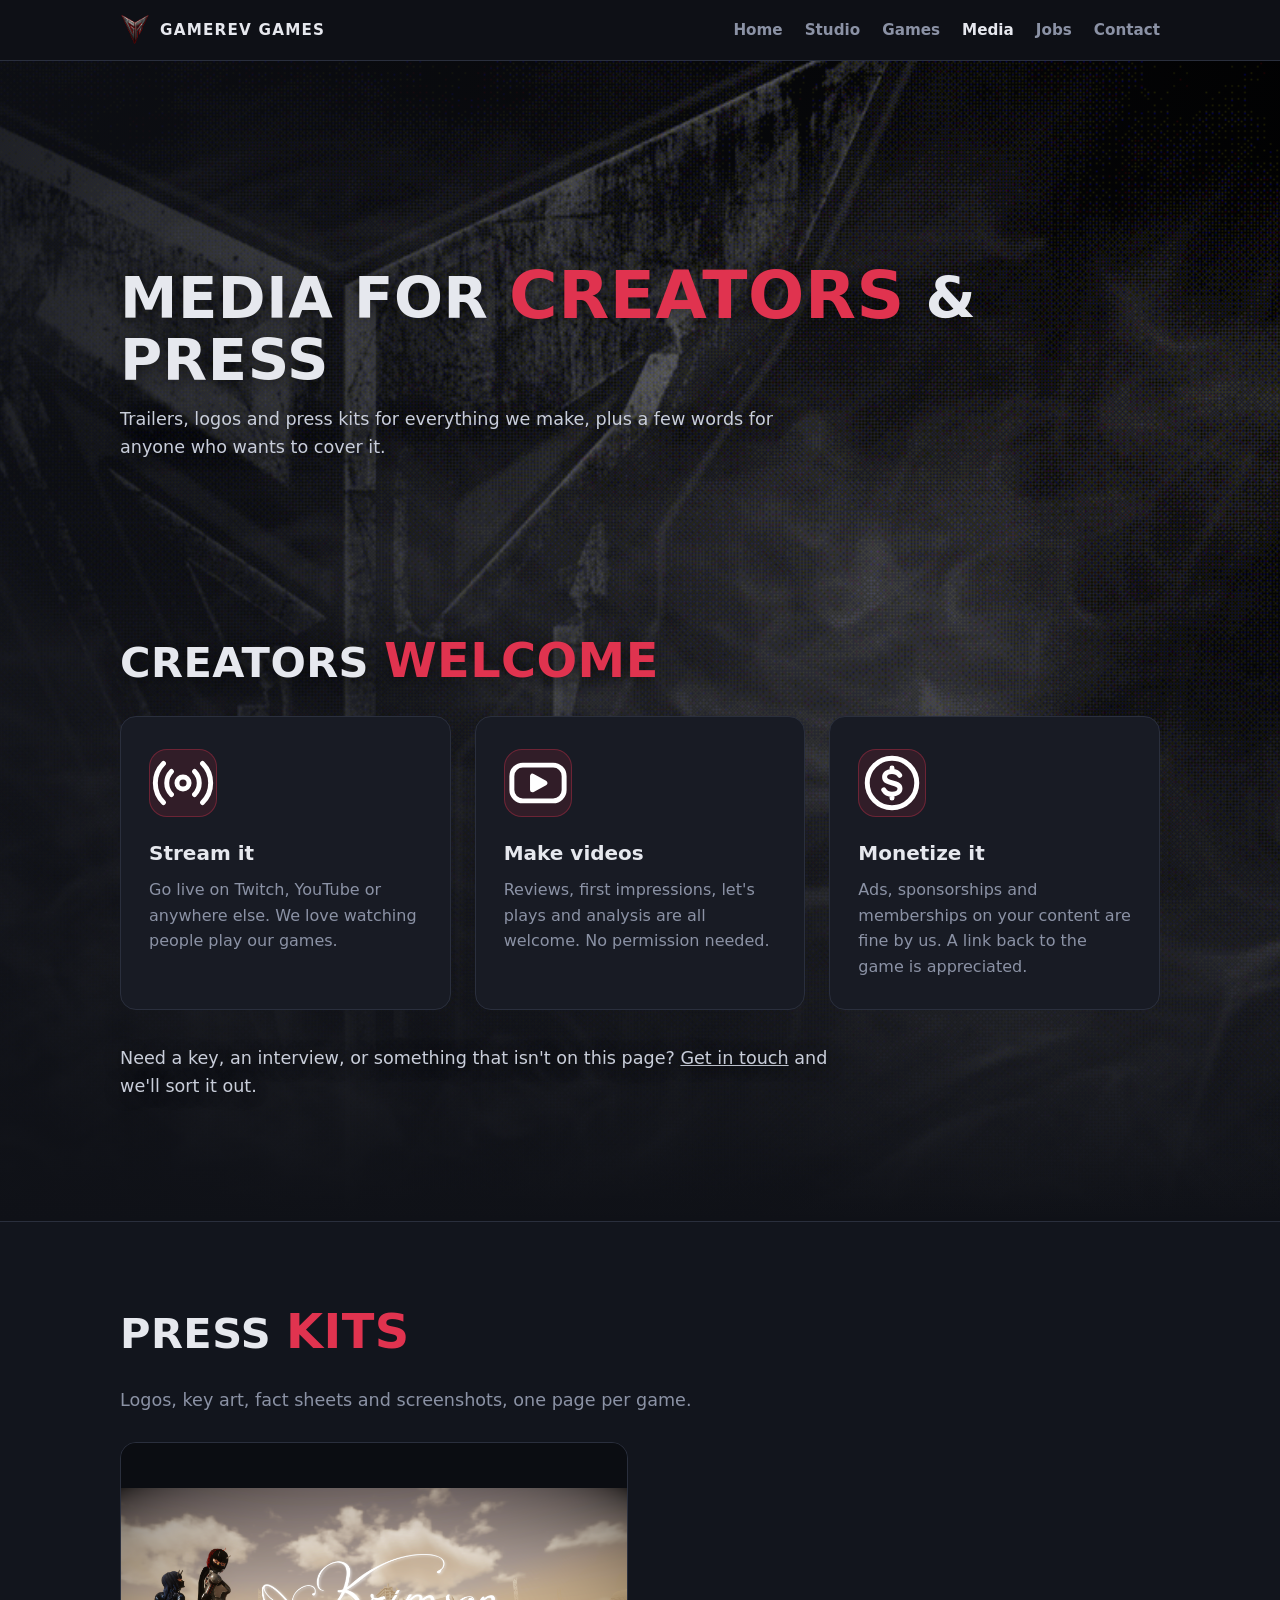
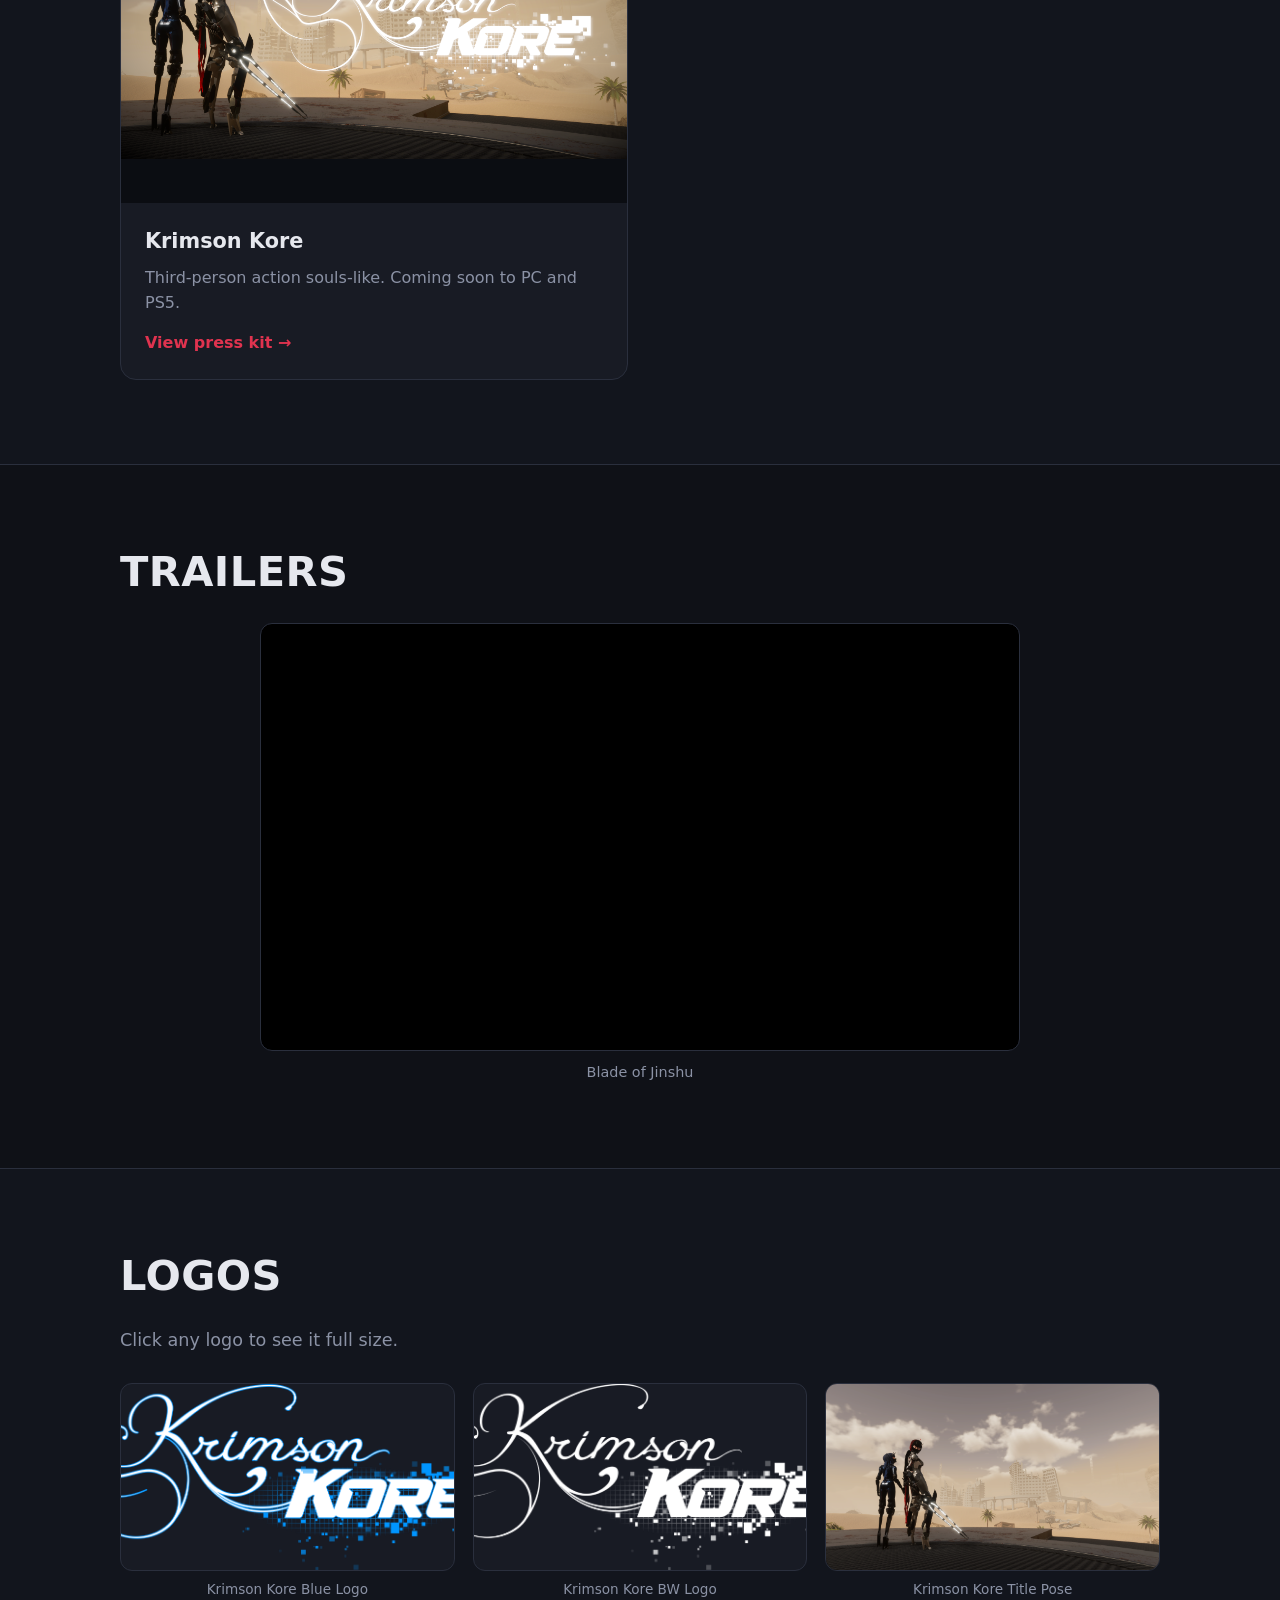
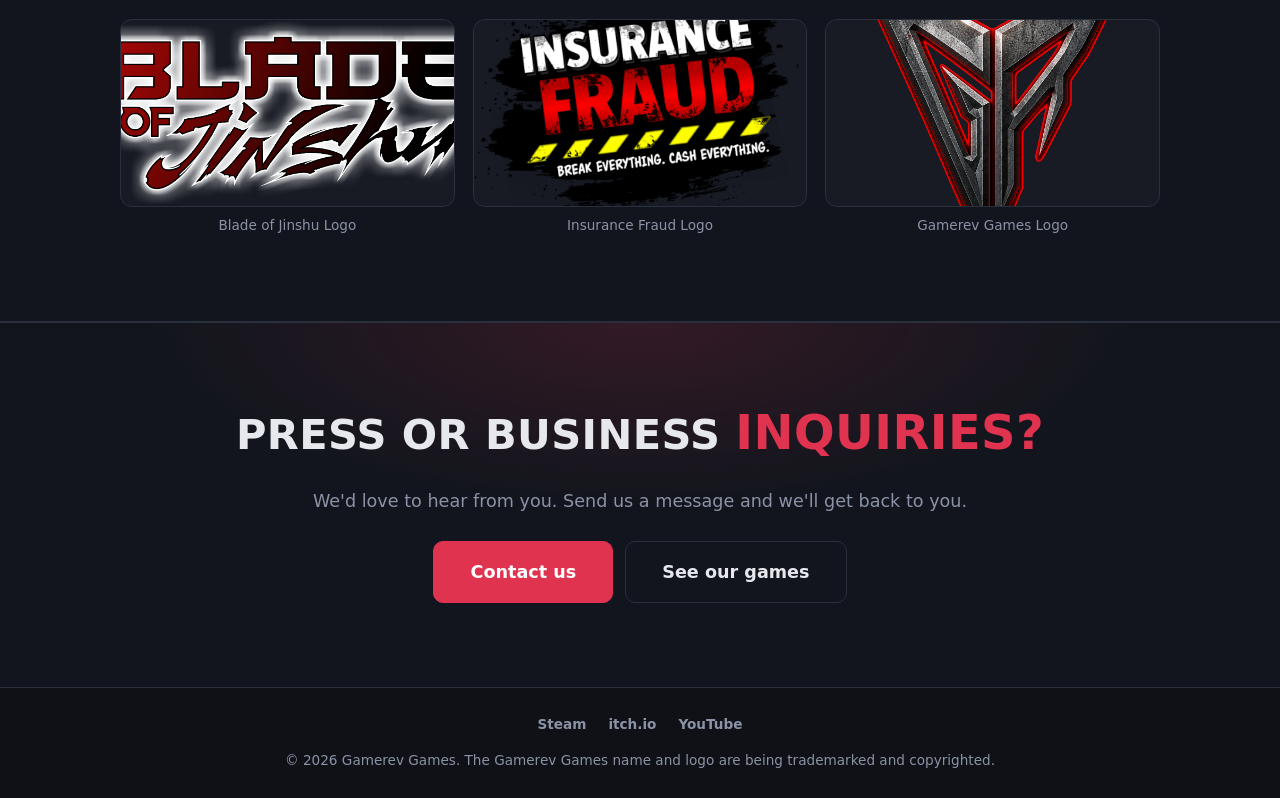
<file: media/index.html>
<!DOCTYPE html>
<html lang="en">
<head>
<meta charset="utf-8">
<meta name="viewport" content="width=device-width, initial-scale=1">

<title>Media | Gamerev Games</title>
<meta name="description" content="Press kits, trailers, logos and creator info for Gamerev Games. Streamers, YouTubers and press are welcome to cover our games.">
<meta name="theme-color" content="#0f1117">
<link rel="canonical" href="https://www.gamerev.games/media/">
<link rel="icon" href="/images/logo.png">

<meta property="og:title" content="Media | Gamerev Games">
<meta property="og:description" content="Press kits, trailers, logos and creator info for Gamerev Games.">
<meta property="og:image" content="https://www.gamerev.games/images/logo.png">
<meta property="og:type" content="website">

<link rel="stylesheet" href="/style.css">
</head>

<body>
<a class="skip" href="#content">Skip to content</a>

<header class="nav">
  <div class="wrap">
    <a class="brand" href="/"><img src="/images/logo.png" alt="" width="30" height="30">Gamerev Games</a>
    <nav aria-label="Main">
      <ul>
        <li><a href="/">Home</a></li>
        <li><a href="/studio/">Studio</a></li>
        <li><a href="/games/">Games</a></li>
        <li><a href="/media/" aria-current="page">Media</a></li>
        <li><a href="/jobs/">Jobs</a></li>
        <li><a href="/contact/">Contact</a></li>
      </ul>
    </nav>
  </div>
</header>

<!-- class="media-page" makes the colored words slightly larger, like the Contact page -->
<main id="content" class="media-page">

  <!-- ============ BANNER: header + "Creators welcome" share one background picture ============ -->
  <div class="page-banner">
    <!-- EDIT: banner. To use a looping video instead, swap this <img> for a <video class="head-bg" ...> like the Games page. -->
    <img class="head-bg" src="/images/banner-animated.gif" alt="" width="1920" height="1000">

    <!-- ---------- header ---------- -->
    <div class="page-head tall">
      <div class="wrap">
        <h1>Media for <em>creators</em> &amp; press</h1>
        <p class="s-copy">
          Trailers, logos and press kits for everything we make, plus a few words for anyone who wants to cover it.
        </p>
      </div>
    </div>

    <!-- ---------- creators welcome ---------- -->
    <section class="s-section" id="creators">
      <div class="wrap">
        <h2 class="s-title">Creators <em>welcome</em></h2>
        <div class="feature-grid">

          <div class="feature-card">
            <div class="feature-icon">
              <svg viewBox="0 0 24 24" fill="none" stroke="#fff" stroke-width="1.8" stroke-linecap="round" stroke-linejoin="round" aria-hidden="true"><circle cx="12" cy="12" r="2.2"/><path d="M7.8 7.8a6 6 0 0 0 0 8.4M16.2 7.8a6 6 0 0 1 0 8.4M4.9 4.9a10 10 0 0 0 0 14.2M19.1 4.9a10 10 0 0 1 0 14.2"/></svg>
            </div>
            <h3>Stream it</h3>
            <p>Go live on Twitch, YouTube or anywhere else. We love watching people play our games.</p>
          </div>

          <div class="feature-card">
            <div class="feature-icon">
              <svg viewBox="0 0 24 24" fill="none" stroke="#fff" stroke-width="1.8" stroke-linecap="round" stroke-linejoin="round" aria-hidden="true"><rect x="2.5" y="5.5" width="19" height="13" rx="4"/><path d="M10 9.5v5l4.5-2.5z" fill="#fff"/></svg>
            </div>
            <h3>Make videos</h3>
            <p>Reviews, first impressions, let's plays and analysis are all welcome. No permission needed.</p>
          </div>

          <div class="feature-card">
            <div class="feature-icon">
              <svg viewBox="0 0 24 24" fill="none" stroke="#fff" stroke-width="1.8" stroke-linecap="round" stroke-linejoin="round" aria-hidden="true"><circle cx="12" cy="12" r="9"/><path d="M14.8 9.2c-.5-.9-1.5-1.4-2.8-1.4-1.6 0-2.7.8-2.7 2 0 3 5.6 1.4 5.6 4.2 0 1.2-1.2 2.1-2.9 2.1-1.4 0-2.4-.6-3-1.6M12 6.5v1.3M12 16.2v1.3"/></svg>
            </div>
            <h3>Monetize it</h3>
            <p>Ads, sponsorships and memberships on your content are fine by us. A link back to the game is appreciated.</p>
          </div>

        </div>

        <p class="s-copy creators-note">
          Need a key, an interview, or something that isn't on this page?
          <a href="/contact/">Get in touch</a> and we'll sort it out.
        </p>
      </div>
    </section>

  </div>

  <!-- ============ PRESS KITS ============ -->
  <section class="s-section alt" id="press">
    <div class="wrap">
      <h2 class="s-title">Press <em>kits</em></h2>
      <p class="s-copy">Logos, key art, fact sheets and screenshots, one page per game.</p>

      <div class="press-grid">

        <a class="press-card" href="/krimson-kore-press-kit/">
          <img src="/images/krimson_kore_title.png" alt="" width="640" height="360" loading="lazy">
          <div class="press-body">
            <h3>Krimson Kore</h3>
            <p>Third-person action souls-like. Coming soon to PC and PS5.</p>
            <span class="press-link">View press kit &rarr;</span>
          </div>
        </a>

        <!--
        <a class="press-card" href="/blade-of-jinshu-press-kit/">
          <img src="/images/blade-of-jinshu-thumb.jpg" alt="" width="640" height="360" loading="lazy">
          <div class="press-body">
            <h3>Blade of Jinshu</h3>
            <p>Fast-paced hack-n-slash action. Available now on Steam.</p>
            <span class="press-link">View press kit &rarr;</span>
          </div>
        </a>
        -->
        
      </div>
    </div>
  </section>

  <!-- ============ TRAILERS ============ -->
  <section class="s-section" id="trailers">
    <div class="wrap">
      <h2 class="s-title">Trailers</h2>

      <div class="video-grid">

        <div class="video-item">
          <div class="video-wrap">
            <iframe src="https://www.youtube-nocookie.com/embed/rwcFg6bOZyU"
                    title="Blade of Jinshu trailer" loading="lazy"
                    allow="accelerometer; encrypted-media; gyroscope; picture-in-picture; fullscreen"
                    allowfullscreen></iframe>
          </div>
          <p class="video-cap">Blade of Jinshu</p>
        </div>

        <!-- Add a Krimson Kore trailer when it's ready: copy the block above and change the ID and names. -->

      </div>

      <!--
        OPTIONAL: a self-updating list of your newest videos. Make a playlist on YouTube, copy the part
        after list= in its address, and paste this in (remove the arrows around it):

        <div class="video-wrap latest">
          <iframe src="https://www.youtube-nocookie.com/embed/videoseries?list=YOUR_PLAYLIST_ID"
                  title="Latest videos" loading="lazy"
                  allow="accelerometer; encrypted-media; gyroscope; picture-in-picture; fullscreen"
                  allowfullscreen></iframe>
        </div>
      -->
    </div>
  </section>

  <!-- ============ LOGOS ============ -->
  <section class="s-section alt" id="screenshots">
    <div class="wrap">
      <h2 class="s-title">Logos</h2>
      <p class="s-copy">Click any logo to see it full size.</p>

      <div class="shot-grid">
        <figure class="media"><img src="/images/krimson-kore-logo-blue.png" alt="Krimson Kore blue logo" width="1280" height="720" loading="lazy"><figcaption>Krimson Kore Blue Logo</figcaption></figure>
        <figure class="media"><img src="/images/krimson-kore-logo-bw.png" alt="Krimson Kore BW logo" width="1280" height="720" loading="lazy"><figcaption>Krimson Kore BW Logo</figcaption></figure>
        <figure class="media"><img src="/images/krimson-kore-action-pose.png" alt="Krimson Kore Action Pose" width="1280" height="720" loading="lazy"><figcaption>Krimson Kore Title Pose</figcaption></figure>
        <figure class="media"><img src="/images/blade-jinshu-logo.png" alt="Blade of Jinshu logo" width="1280" height="720" loading="lazy"><figcaption>Blade of Jinshu Logo</figcaption></figure>
        <figure class="media"><img src="/images/insurance-fraud-logo.png" alt="Insurance Fraud logo" width="1280" height="720" loading="lazy"><figcaption>Insurance Fraud Logo</figcaption></figure>
        <figure class="media"><img src="/images/logo.png" alt="Gamerev Games logo" width="1280" height="720" loading="lazy"><figcaption>Gamerev Games Logo</figcaption></figure>
      </div>
    </div>
  </section>

  <!-- ============ CONTACT STRIP ============ -->
  <section class="s-cta" id="inquiries">
    <div class="wrap">
      <h2 class="s-title">Press or business <em>inquiries?</em></h2>
      <p class="s-copy">We'd love to hear from you. Send us a message and we'll get back to you.</p>
      <div class="btns">
        <a class="btn primary big" href="/contact/">Contact us</a>
        <a class="btn ghost big" href="/games/">See our games</a>
      </div>
    </div>
  </section>

</main>

<footer>
  <div class="wrap">
    <ul class="s-social">
      <li><a href="https://store.steampowered.com/app/3590120/Blade_of_Jinshu/">Steam</a></li>
      <li><a href="https://gamerev-games.itch.io/">itch.io</a></li>
      <li><a href="https://www.youtube.com/@GamerevGames">YouTube</a></li>
    </ul>
    <p>&copy; <span id="year">2026</span> Gamerev Games. The Gamerev Games name and logo are being trademarked and copyrighted.</p>
  </div>
</footer>

<script src="/site.js" defer></script>
</body>
</html>
</file>
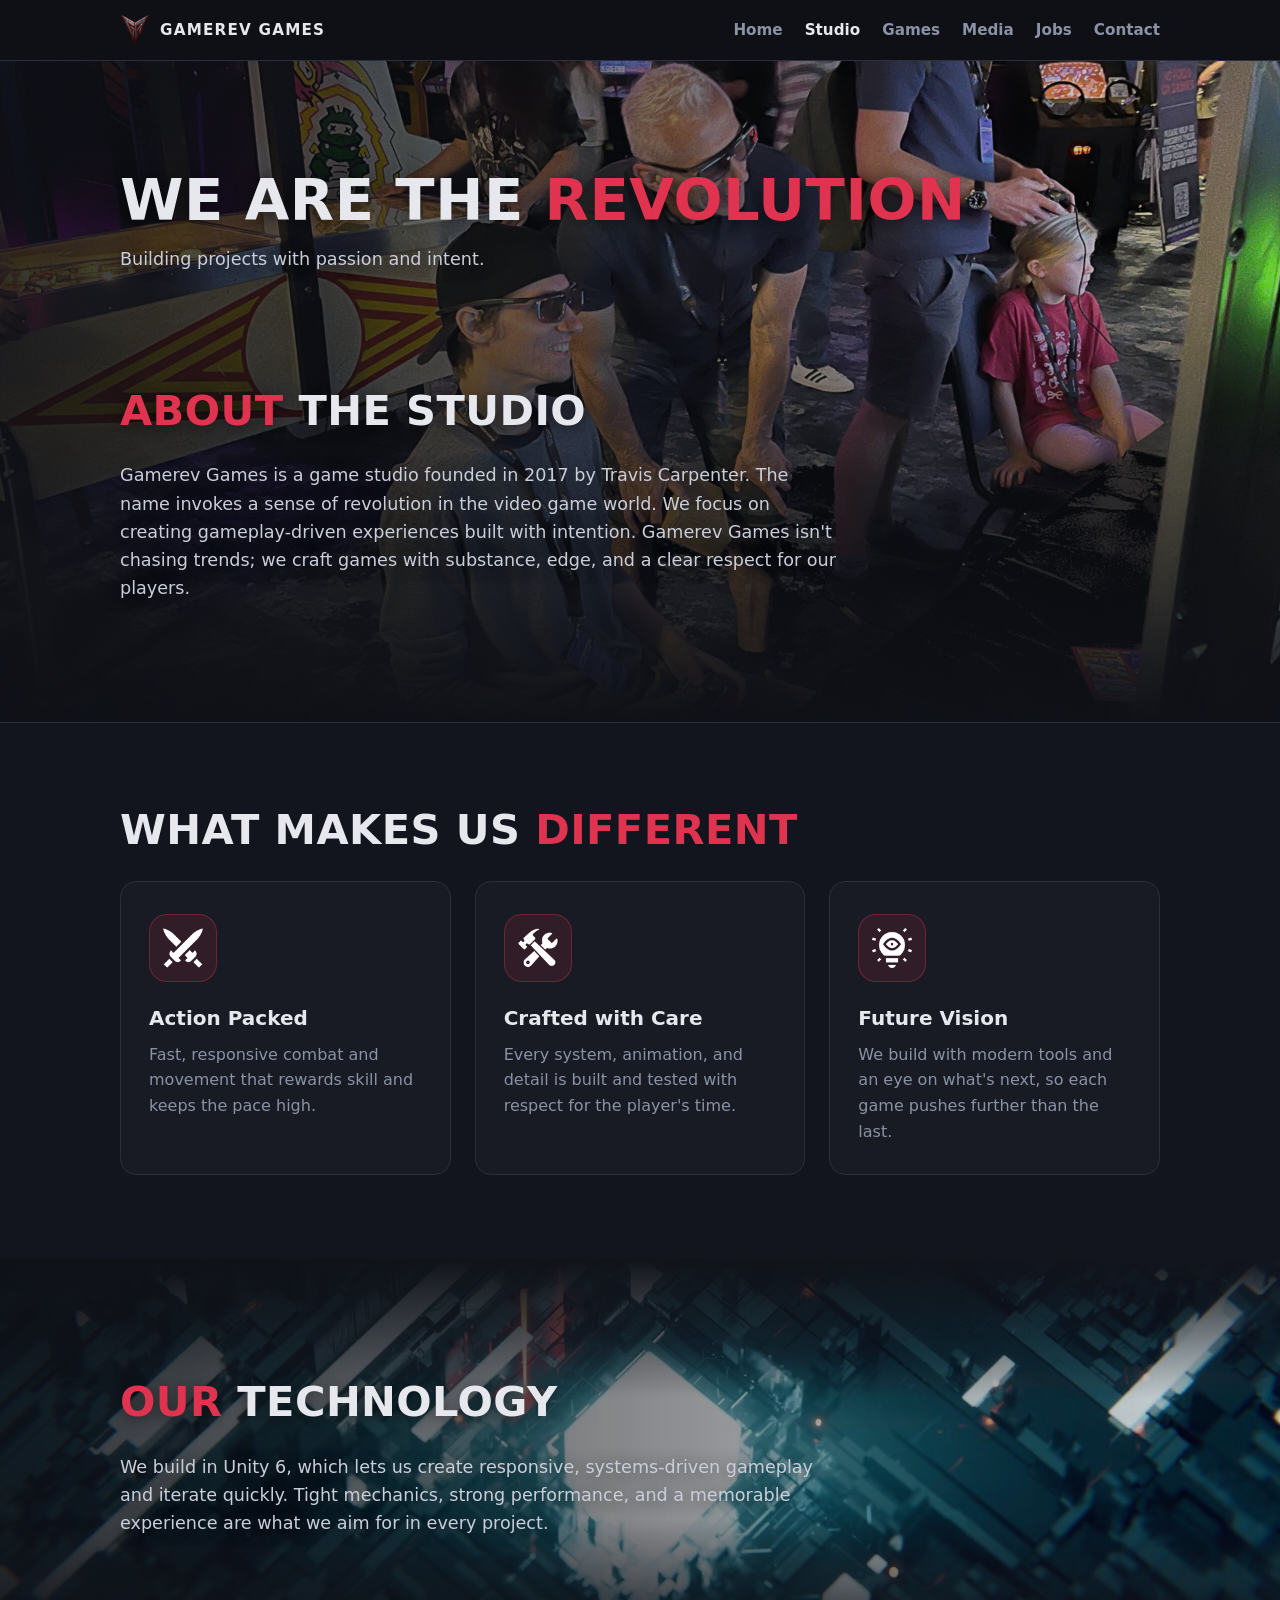
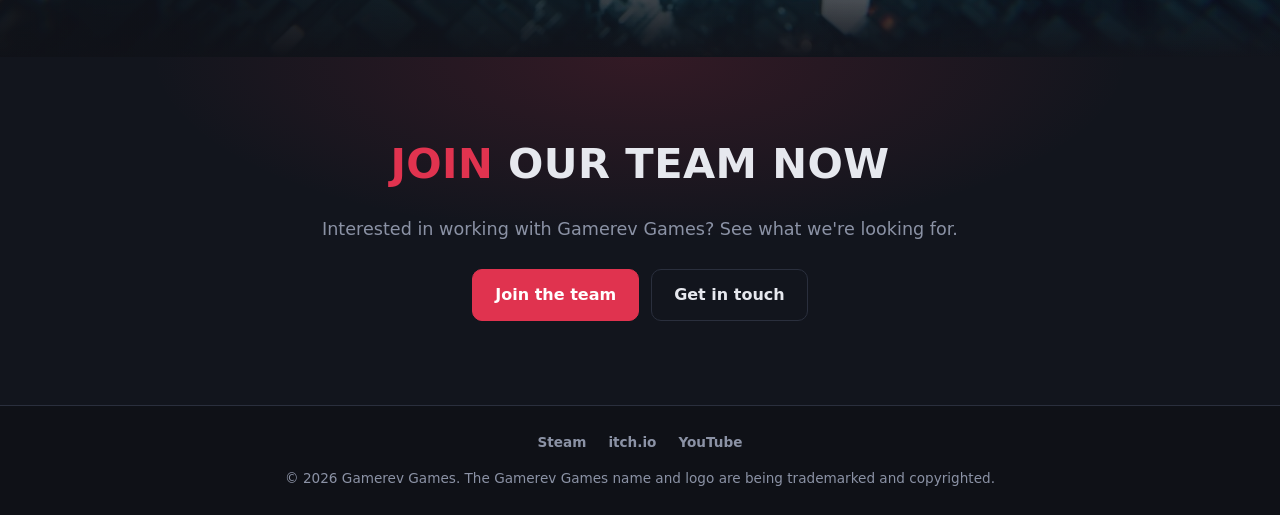
<file: studio/index.html>
<!DOCTYPE html>
<html lang="en">
<head>
<meta charset="utf-8">
<meta name="viewport" content="width=device-width, initial-scale=1">

<title>Studio | Gamerev Games</title>
<meta name="description" content="Gamerev Games is an indie studio founded in 2017 by Travis Carpenter, building gameplay-driven action games in Unity 6.">
<meta name="theme-color" content="#0f1117">
<link rel="canonical" href="https://www.gamerev.games/studio/">
<link rel="icon" href="/images/favicon.png">

<meta property="og:title" content="Studio | Gamerev Games">
<meta property="og:description" content="Building projects with passion and intent. Meet the studio behind Blade of Jinshu and Krimson Kore.">
<meta property="og:image" content="https://www.gamerev.games/images/og-image.jpg">
<meta property="og:type" content="website">

<link rel="stylesheet" href="/style.css">
</head>

<body>
<a class="skip" href="#content">Skip to content</a>

<header class="nav">
  <div class="wrap">
    <a class="brand" href="/"><img src="/images/logo.png" alt="" width="30" height="30">Gamerev Games</a>
    <nav aria-label="Main">
      <ul>
        <li><a href="/">Home</a></li>
        <li><a href="/studio/" aria-current="page">Studio</a></li>
        <li><a href="/games/">Games</a></li>
        <li><a href="/media/">Media</a></li>
        <li><a href="/jobs/">Jobs</a></li>
        <li><a href="/contact/">Contact</a></li>
      </ul>
    </nav>
  </div>
</header>

<main id="content">

  <!-- ============ BANNER: header + About share one big background picture ============ -->
  <div class="page-banner">

    <!-- The banner picture. Swap the file, or replace this <img> with a looping <video>
         (see the instructions in the CSS). Delete it for a plain dark banner. -->
    <img class="head-bg" src="/images/studio-banner.png" alt="" width="1920" height="900">

    <div class="page-head">
      <div class="wrap">
        <h1>We are the <em>revolution</em></h1>
        <p class="s-copy">Building projects with passion and intent.</p>
      </div>
    </div>

    <section class="s-section" id="about">
      <div class="wrap">
        <h2 class="s-title"><em>About</em> the studio</h2>
        <p class="s-copy">
          Gamerev Games is a game studio founded in 2017 by Travis Carpenter. The name invokes a sense of
          revolution in the video game world. We focus on creating gameplay-driven experiences built with
          intention. Gamerev Games isn't chasing trends; we craft games with substance, edge, and a clear
          respect for our players.
        </p>
      </div>
    </section>

  </div>

  <!-- ============ WHAT MAKES US DIFFERENT ============ -->
  <!--
    Icons: one small graphic per card, saved in /images. Best as a transparent PNG (or SVG),
    256 x 256, a single solid white shape. The rounded red tile behind it is added by the
    page, so every icon ends up looking consistent no matter who drew it.
  -->
  <section class="s-section alt" id="different">
    <div class="wrap">
      <h2 class="s-title">What makes us <em>different</em></h2>

      <div class="feature-grid">

        <article class="feature-card">
          <div class="feature-icon"><img src="/images/swords-icon.png" alt="" width="40" height="40"></div>
          <h3>Action Packed</h3>
          <p>Fast, responsive combat and movement that rewards skill and keeps the pace high.</p>
        </article>

        <article class="feature-card">
          <div class="feature-icon"><img src="/images/craft-icon.png" alt="" width="40" height="40"></div>
          <h3>Crafted with Care</h3>
          <p>Every system, animation, and detail is built and tested with respect for the player's time.</p>
        </article>

        <article class="feature-card">
          <div class="feature-icon"><img src="/images/vision-icon.png" alt="" width="40" height="40"></div>
          <h3>Future Vision</h3>
          <p>We build with modern tools and an eye on what's next, so each game pushes further than the last.</p>
        </article>

      </div>
    </div>
  </section>

  <!-- ============ TECHNOLOGY ============ -->
  <section class="s-section image-band" id="technology">
    <img class="head-bg" src="/images/unity-banner-2.png" alt="" loading="lazy" width="1920" height="700">
    <div class="wrap">
      <h2 class="s-title"><em>Our</em> technology</h2>
      <p class="s-copy">
        We build in Unity 6, which lets us create responsive, systems-driven gameplay and iterate quickly.
        Tight mechanics, strong performance, and a memorable experience are what we aim for in every project.
      </p>
    </div>
  </section>

  <!-- ============ CALL TO ACTION ============ -->
  <section class="s-section s-cta" id="join">
    <div class="wrap">
      <h2 class="s-title"><em>Join</em> our team now</h2>
      <p class="s-copy">Interested in working with Gamerev Games? See what we're looking for.</p>
      <div class="btns">
        <a class="btn primary" href="/jobs/">Join the team</a>
        <a class="btn ghost" href="/contact/">Get in touch</a>
      </div>
    </div>
  </section>

</main>

<footer>
  <div class="wrap">
    <ul class="s-social">
      <li><a href="https://store.steampowered.com/app/3590120/Blade_of_Jinshu/">Steam</a></li>
      <li><a href="https://gamerev-games.itch.io/">itch.io</a></li>
      <li><a href="https://www.youtube.com/@GamerevGames">YouTube</a></li>
    </ul>
    <p>&copy; <span id="year">2026</span> Gamerev Games. The Gamerev Games name and logo are being trademarked and copyrighted.</p>
  </div>
</footer>

<script src="/site.js" defer></script>
</body>
</html>
</file>
<file: style.css>
/* style.css: shared styles for gamerev.games (main page + games pages) */

:root {
  --bg: #0f1117;
  --bg-alt: #12151d;
  --panel: #181b24;
  --border: #2a2f3d;
  --text: #e6e8ee;
  --muted: #8b92a5;
  --accent: #e0334f;
  --accent-hover: #ff4d68;
  --radius: 12px;
  --max: 1080px;
}
* { box-sizing: border-box; }
html { scroll-behavior: smooth; scroll-padding-top: 72px; }
body {
  margin: 0;
  background: var(--bg);
  color: var(--text);
  font-family: system-ui, -apple-system, "Segoe UI", Roboto, sans-serif;
  line-height: 1.6;
  -webkit-font-smoothing: antialiased;
}
a { color: inherit; }
img { max-width: 100%; display: block; }
.wrap { max-width: var(--max); margin: 0 auto; padding: 0 20px; }
.skip {
  position: absolute; left: -999px; top: 8px;
  background: var(--accent); color: #fff; padding: 8px 14px; border-radius: 8px; z-index: 100;
}
.skip:focus { left: 8px; }
:focus-visible { outline: 2px solid var(--accent-hover); outline-offset: 3px; border-radius: 4px; }

/* ---------- Nav ---------- */
header.nav {
  position: sticky; top: 0; z-index: 50;
  background: rgba(15, 17, 23, 0.88);
  backdrop-filter: blur(10px);
  -webkit-backdrop-filter: blur(10px);
  border-bottom: 1px solid var(--border);
}
.nav .wrap { display: flex; align-items: center; justify-content: space-between; height: 60px; }
.brand { font-weight: 700; text-decoration: none; letter-spacing: 0.2px; }
.brand span { color: var(--accent); }
.nav ul { list-style: none; display: flex; gap: 22px; margin: 0; padding: 0; }
.nav ul a { text-decoration: none; color: var(--muted); font-size: 0.95rem; transition: color .15s; }
.nav ul a:hover { color: var(--text); }

/* ---------- Hero ---------- */
.hero {
  padding: 96px 0 80px;
  background:
    radial-gradient(900px 400px at 85% -10%, rgba(224, 51, 79, 0.18), transparent 60%),
    var(--bg);
  border-bottom: 1px solid var(--border);
}
.eyebrow {
  display: inline-block;
  color: var(--accent-hover);
  font-size: 0.85rem; font-weight: 600;
  letter-spacing: 0.12em; text-transform: uppercase;
  margin-bottom: 14px;
}
.hero h1 { font-size: clamp(2.2rem, 6vw, 3.8rem); line-height: 1.1; margin: 0 0 18px; }
.hero h1 em { font-style: normal; color: var(--accent); }
.hero p.lead { max-width: 600px; color: var(--muted); font-size: 1.15rem; margin: 0 0 32px; }
.btns { display: flex; flex-wrap: wrap; gap: 12px; }
.btn {
  display: inline-block; text-decoration: none; font-weight: 600;
  padding: 12px 22px; border-radius: 10px; border: 1px solid var(--border);
  transition: transform .15s, background .15s, border-color .15s;
}
.btn:hover { transform: translateY(-2px); }
.btn.primary { background: var(--accent); border-color: var(--accent); color: #fff; }
.btn.primary:hover { background: var(--accent-hover); border-color: var(--accent-hover); }
.btn.ghost:hover { border-color: var(--accent); }

.hero-inner { display: flex; align-items: center; justify-content: space-between; gap: 48px; }
.hero-text { flex: 1; min-width: 0; }
.hero-photo {
  width: 260px; height: 260px; flex-shrink: 0;
  border-radius: 50%;
  object-fit: cover;
  border: 3px solid var(--accent);
  box-shadow: 0 0 0 8px rgba(224, 51, 79, 0.15), 0 16px 40px rgba(0, 0, 0, 0.45);
}

/* ---------- Sections ---------- */
section { padding: 84px 0; }
section.alt { background: var(--bg-alt); border-top: 1px solid var(--border); border-bottom: 1px solid var(--border); }
.section-head { margin-bottom: 38px; }
.section-head h2 { font-size: clamp(1.6rem, 4vw, 2.2rem); margin: 0 0 8px; }
.section-head h2::after {
  content: ""; display: block; width: 48px; height: 3px;
  background: var(--accent); border-radius: 2px; margin-top: 12px;
}
.section-head p { color: var(--muted); margin: 0; max-width: 560px; }

/* ---------- Project cards ---------- */
.grid { display: grid; grid-template-columns: repeat(3, 1fr); gap: 22px; }
.card {
  background: var(--panel);
  border: 1px solid var(--border);
  border-radius: var(--radius);
  overflow: hidden;
  display: flex; flex-direction: column;
  transition: transform .2s, border-color .2s, box-shadow .2s;
}
.card:hover {
  transform: translateY(-4px);
  border-color: var(--accent);
  box-shadow: 0 12px 30px rgba(0, 0, 0, 0.35);
}
.thumb {
  aspect-ratio: 16 / 9;
  display: grid; place-items: center;
  background:
    linear-gradient(135deg, rgba(224, 51, 79, 0.25), rgba(60, 70, 110, 0.35)),
    repeating-linear-gradient(45deg, #1b1f2b 0 14px, #171a24 14px 28px);
  color: var(--muted);
  font-size: 0.85rem; letter-spacing: 0.08em; text-transform: uppercase;
  border-bottom: 1px solid var(--border);
}
.thumb img { width: 100%; height: 100%; object-fit: cover; }
.card-body { padding: 18px 20px 20px; display: flex; flex-direction: column; flex: 1; }
.card h3 { margin: 0 0 6px; font-size: 1.15rem; }
.tags { display: flex; flex-wrap: wrap; gap: 6px; margin: 0 0 12px; padding: 0; list-style: none; }
.tags li {
  font-size: 0.75rem; color: var(--muted);
  border: 1px solid var(--border); border-radius: 999px; padding: 2px 10px;
}
.card p { color: var(--muted); margin: 0 0 16px; font-size: 0.95rem; flex: 1; }
.links { display: flex; gap: 14px; font-size: 0.9rem; font-weight: 600; }
.links a { color: var(--accent-hover); text-decoration: none; }
.links a:hover { text-decoration: underline; }

/* ---------- About ---------- */
.about { display: grid; grid-template-columns: 1.4fr 1fr; gap: 48px; align-items: start; }
.about p { color: var(--muted); margin: 0 0 16px; }
.about p strong { color: var(--text); }
.facts {
  background: var(--panel); border: 1px solid var(--border);
  border-radius: var(--radius); padding: 22px;
}
.facts h3 { margin: 0 0 14px; font-size: 1rem; }
.facts ul { list-style: none; margin: 0 0 22px; padding: 0; }
.facts li { padding: 8px 0; border-bottom: 1px solid var(--border); font-size: 0.95rem; color: var(--muted); }
.facts li:last-child { border-bottom: 0; }
.facts li b { color: var(--text); font-weight: 600; }
.chips { display: flex; flex-wrap: wrap; gap: 8px; margin: 0; padding: 0; list-style: none; }
.chips li {
  font-size: 0.85rem; padding: 4px 12px; border-radius: 999px;
  background: rgba(224, 51, 79, 0.12); border: 1px solid rgba(224, 51, 79, 0.35);
  color: var(--text);
}

/* ---------- Contact ---------- */
.contact { text-align: center; }
.contact .section-head h2::after { margin-left: auto; margin-right: auto; }
.contact .section-head p { margin: 0 auto; }
.contact .btns { justify-content: center; }
.socials { display: flex; justify-content: center; flex-wrap: wrap; gap: 22px; margin-top: 28px; }
.socials a { color: var(--muted); text-decoration: none; font-size: 0.95rem; }
.socials a:hover { color: var(--accent-hover); text-decoration: underline; }

footer { border-top: 1px solid var(--border); padding: 26px 0; color: var(--muted); font-size: 0.85rem; text-align: center; }

/* ---------- Responsive ---------- */
@media (max-width: 900px) {
  .grid { grid-template-columns: repeat(2, 1fr); }
  .about { grid-template-columns: 1fr; gap: 30px; }
}
@media (max-width: 800px) {
  .hero-inner { flex-direction: column-reverse; align-items: flex-start; gap: 28px; }
  .hero-photo { width: 160px; height: 160px; }
}
@media (max-width: 600px) {
  .grid { grid-template-columns: 1fr; }
  .hero { padding: 64px 0 56px; }
  section { padding: 60px 0; }
  .nav ul { gap: 16px; }
  .brand { font-size: 0.95rem; }
}
@media (prefers-reduced-motion: reduce) {
  html { scroll-behavior: auto; }
  * { transition: none !important; }
}

/* =====================================================================
   PROJECT PAGE STYLES
   Used by the individual project pages (/projects/<name>/index.html).
   If you ever need to add these to an existing style.css by hand,
   copy everything from this banner to the end of the file.
   ===================================================================== */

/* ---------- Project header ---------- */
.proj-hero {
  padding: 48px 0 40px;
  background:
    radial-gradient(900px 360px at 85% -20%, rgba(224, 51, 79, 0.16), transparent 60%),
    var(--bg);
  border-bottom: 1px solid var(--border);
}
.back-link {
  display: inline-block; margin-bottom: 22px;
  color: var(--muted); text-decoration: none; font-size: 0.9rem;
  transition: color .15s;
}
.back-link:hover { color: var(--accent-hover); }
.proj-hero h1 { font-size: clamp(2rem, 5vw, 3.2rem); line-height: 1.1; margin: 0 0 12px; }
.proj-hero .tagline { color: var(--muted); font-size: 1.15rem; max-width: 680px; margin: 0 0 20px; }
.proj-hero .tags { margin-bottom: 24px; }
.proj-hero .tags li { font-size: 0.8rem; }

/* ---------- At-a-glance panels ---------- */
.glance { display: grid; grid-template-columns: repeat(3, 1fr); gap: 22px; margin: 36px 0 8px; }
.glance .facts ul:last-child { margin-bottom: 0; }

/* ---------- Content sections ---------- */
section.proj-section { padding: 44px 0; border-top: 1px solid var(--border); }
section.proj-section:first-of-type { border-top: 0; }
.prose h2 { font-size: clamp(1.4rem, 3.5vw, 1.9rem); margin: 0 0 14px; }
.prose h3 { font-size: 1.15rem; margin: 26px 0 8px; }
.prose p, .prose ul, .prose ol { max-width: 760px; color: var(--muted); margin: 0 0 16px; }
.prose ul, .prose ol { padding-left: 22px; }
.prose li { margin-bottom: 6px; }
.prose strong { color: var(--text); }
.prose a { color: var(--accent-hover); }
.prose code {
  background: #0b0d12; border: 1px solid var(--border); border-radius: 6px;
  padding: 1px 6px; font-size: 0.88em; color: var(--text);
  font-family: ui-monospace, SFMono-Regular, Consolas, "Liberation Mono", monospace;
}
.prose pre {
  max-width: 760px; margin: 0 0 16px; padding: 16px;
  background: #0b0d12; border: 1px solid var(--border); border-radius: 10px;
  overflow-x: auto; font-size: 0.85rem; line-height: 1.5;
}
.prose pre code { background: none; border: 0; padding: 0; }

/* ---------- Media: screenshots, GIFs, video ---------- */
figure.media { margin: 26px 0; }
figure.media img,
figure.media video {
  width: 100%; height: auto;
  border-radius: var(--radius); border: 1px solid var(--border);
  background: var(--panel);
}
figure.media img { cursor: zoom-in; }
figure.media figcaption { margin-top: 8px; color: var(--muted); font-size: 0.85rem; text-align: center; }
.video-wrap {
  aspect-ratio: 16 / 9; width: 100%;
  border-radius: var(--radius); border: 1px solid var(--border);
  overflow: hidden; background: #000;
}
.video-wrap iframe { width: 100%; height: 100%; border: 0; display: block; }
.media-row { display: grid; grid-template-columns: repeat(2, 1fr); gap: 18px; margin: 26px 0; }
.media-row figure.media { margin: 0; }
.hero-media { margin: 36px 0 0; }

/* ---------- Accordions (click-to-expand sections) ---------- */
.accordion { display: grid; gap: 10px; margin: 24px 0; }
.accordion details {
  background: var(--panel); border: 1px solid var(--border);
  border-radius: var(--radius); overflow: hidden;
  transition: border-color .2s;
}
.accordion details[open] { border-color: rgba(224, 51, 79, 0.55); }
.accordion summary {
  display: flex; align-items: center; justify-content: space-between; gap: 16px;
  padding: 16px 20px; cursor: pointer; list-style: none;
  font-weight: 600;
}
.accordion summary::-webkit-details-marker { display: none; }
.accordion summary::after {
  content: "+"; flex-shrink: 0;
  color: var(--accent-hover); font-size: 1.5rem; line-height: 1; font-weight: 400;
}
.accordion details[open] summary::after { content: "\2212"; }
.accordion summary:hover { background: rgba(255, 255, 255, 0.03); }
.acc-body { padding: 4px 20px 20px; }
.acc-body > :last-child { margin-bottom: 0; }

/* ---------- Image lightbox (click a screenshot to enlarge) ---------- */
dialog.lightbox {
  border: 0; padding: 0; background: transparent;
  max-width: 96vw; max-height: 96vh; overflow: visible;
}
dialog.lightbox::backdrop { background: rgba(5, 6, 10, 0.9); }
dialog.lightbox img {
  display: block; max-width: 96vw; max-height: 88vh;
  border-radius: 8px; cursor: zoom-out;
}
dialog.lightbox p { margin: 10px 0 0; text-align: center; color: var(--muted); font-size: 0.85rem; }

/* ---------- Previous / next project ---------- */
.proj-nav { display: flex; justify-content: space-between; gap: 16px; flex-wrap: wrap; padding: 44px 0 8px; }

/* ---------- Project page responsive ---------- */
@media (max-width: 900px) {
  .glance { grid-template-columns: 1fr; }
}
@media (max-width: 700px) {
  .media-row { grid-template-columns: 1fr; }
  .proj-hero { padding: 32px 0 30px; }
  section.proj-section { padding: 34px 0; }
}

/* ---------- SLIDESHOW ---------- */
.slideshow { position: relative; margin: 1.5rem 0; }

.slides {
  display: flex;
  overflow-x: auto;
  scroll-snap-type: x mandatory;
  scroll-behavior: smooth;
  scrollbar-width: none;
  border: 1px solid var(--border);
  border-radius: 10px;
  background: var(--panel);
}
.slides::-webkit-scrollbar { display: none; }

.slides figure.media {
  flex: 0 0 100%;
  margin: 0;
  scroll-snap-align: center;
  border: 0;
}
.slides figure.media img {
  width: 100%;
  aspect-ratio: 16 / 9;
  object-fit: contain;
  display: block;
}
.slides figure.media figcaption { padding: .6rem 1rem; }

.slide-btn {
  position: absolute;
  top: 40%;
  transform: translateY(-50%);
  width: 44px; height: 44px;
  border: 0; border-radius: 50%;
  background: rgba(15, 17, 23, .75);
  color: var(--text);
  font-size: 1.1rem;
  cursor: pointer;
}
.slide-btn:hover { background: var(--accent); }
.slide-btn.prev { left: .6rem; }
.slide-btn.next { right: .6rem; }

.slide-count {
  position: absolute;
  top: .6rem; right: .6rem;
  padding: .15rem .6rem;
  border-radius: 999px;
  background: rgba(15, 17, 23, .75);
  color: var(--text);
  font-size: .85rem;
}

/* ---------- Header tweaks ---------- */
.brand {
  display: inline-flex; align-items: center; gap: 10px;
  text-transform: uppercase; letter-spacing: 0.08em;
  font-weight: 800; font-size: 0.95rem;
}
.brand img { width: 30px; height: 30px; object-fit: contain; }
.nav ul a { font-weight: 600; }
.nav ul a[aria-current="page"] { color: var(--text); }

/* ---------- Hero (full-width key art) ---------- */
.s-hero {
  padding: 0;
  min-height: clamp(460px, 78vh, 760px);
  display: flex; align-items: flex-end;
  background-color: var(--bg);
  background-image:
    linear-gradient(90deg, rgba(15, 17, 23, 0.7) 0%, rgba(15, 17, 23, 0.25) 55%, rgba(15, 17, 23, 0) 100%),
    linear-gradient(0deg, var(--bg) 0%, rgba(15, 17, 23, 0) 20%),
    url("/images/banner-animated.gif");
  background-size: cover;
  background-position: center;
  border-bottom: 1px solid var(--border);
}
.s-hero-inner { width: 100%; padding-top: 120px; padding-bottom: 72px; }
.s-hero h1 {
  font-size: clamp(2.3rem, 7vw, 4.6rem);
  line-height: 1.02; font-weight: 800;
  text-transform: uppercase; letter-spacing: -0.01em;
  max-width: 14ch; margin: 0 0 18px;
}
.s-hero h1 em { font-style: normal; color: var(--accent); }
.s-lead { max-width: 520px; color: #c9ceda; font-size: 1.15rem; margin: 0 0 28px; }
.s-hero .btn.ghost { background: rgba(15, 17, 23, 0.55); border-color: rgba(255, 255, 255, 0.28); }
.s-hero .btn.ghost:hover { border-color: var(--accent); }

/* ---------- Section titles and copy ---------- */
.s-title {
  font-size: clamp(1.7rem, 4.5vw, 2.6rem);
  font-weight: 800; line-height: 1.1;
  text-transform: uppercase; letter-spacing: 0.01em;
  margin: 0 0 28px;
}
.s-title em { font-style: normal; color: var(--accent); }
.s-copy { max-width: 720px; color: var(--muted); font-size: 1.1rem; margin: 0; }

/* ---------- News cards DONT REMOVE THIS IS NEEDED ---------- */
.news-body { padding: 18px 22px 22px; }
.news-body time { color: var(--accent-hover); font-weight: 700; font-size: 0.9rem; }
.news-body p { margin: 6px 0 12px; }
.news-body a.more { color: var(--accent-hover); font-weight: 600; text-decoration: none; }
.news-body a.more:hover { text-decoration: underline; }

/* ---------- Game cards ---------- */
.game-grid { display: grid; grid-template-columns: repeat(3, 1fr); gap: 24px; }
.game-card, .news-card {
  display: flex; flex-direction: column;
  background: var(--panel);
  border: 1px solid var(--border);
  border-radius: 16px; overflow: hidden;
  transition: transform .2s, border-color .2s, box-shadow .2s;
}
.game-card:hover, .news-card:hover {
  transform: translateY(-4px);
  border-color: var(--accent);
  box-shadow: 0 14px 34px rgba(0, 0, 0, 0.4);
}
.game-media { position: relative; display: block; aspect-ratio: 16 / 9; overflow: hidden; background: #0b0d12; }
.game-media img { width: 100%; height: 100%; object-fit: cover; transition: transform .4s; }
.game-card:hover .game-media img, .news-card:hover .game-media img { transform: scale(1.05); }
.status {
  position: absolute; top: 12px; right: 12px;
  font-size: 0.78rem; font-weight: 700;
  padding: 4px 12px; border-radius: 999px;
  background: rgba(15, 17, 23, 0.8); border: 1px solid var(--border);
  -webkit-backdrop-filter: blur(6px); backdrop-filter: blur(6px);
}
.status.live { background: var(--accent); border-color: var(--accent); color: #fff; }
.game-body { display: flex; flex-direction: column; flex: 1; padding: 20px 22px 22px; }
.game-body h3 { margin: 0 0 8px; font-size: 1.3rem; }
.game-body p { flex: 1; margin: 0 0 20px; color: var(--muted); font-size: 0.98rem; }
.game-body .btn { padding: 10px 18px; font-size: 0.92rem; }

/* ---------- Call to action band ---------- */
.s-cta {
  text-align: center;
  background: radial-gradient(700px 260px at 50% 0%, rgba(224, 51, 79, 0.16), transparent 70%), var(--bg-alt);
  border-top: 1px solid var(--border);
}
.s-cta .s-copy { margin: 0 auto 26px; }
.s-cta .btns { justify-content: center; }

/* ---------- Footer ---------- */
.s-social { list-style: none; display: flex; justify-content: center; flex-wrap: wrap; gap: 22px; margin: 0 0 14px; padding: 0; }
.s-social a { color: var(--muted); text-decoration: none; font-weight: 600; }
.s-social a:hover { color: var(--accent-hover); }
footer p { margin: 0; }

/* ---------- Studio site responsive ---------- */
@media (max-width: 900px) {
  .game-grid { grid-template-columns: repeat(2, 1fr); }
}
@media (max-width: 700px) {
  .game-grid, .news-grid { grid-template-columns: 1fr; }
  .s-hero-inner { padding-top: 80px; padding-bottom: 48px; }
  /* Put the nav links on their own row under the logo */
  .nav .wrap { height: auto; flex-wrap: wrap; padding-top: 10px; padding-bottom: 10px; row-gap: 4px; }
  .nav nav { width: 100%; }
  .nav ul { gap: 14px; flex-wrap: wrap; }
  .nav ul a { font-size: 0.88rem; }
}

/* =====================================================================
   INNER PAGE STYLES (Games page, and reusable for Studio, Media, Jobs, Contact)
   Paste this at the very END of style.css in the gamerevgames-main repo,
   below the studio styles you added earlier.
   ===================================================================== */

/* ---------- Page header / banner (image, GIF-style video, or plain) ----------
   EVERY page uses the same recipe: a big picture behind the top of the page, a dark
   left-to-right tint so the text is readable, and a fade into the page color at the
   bottom so it never looks cut off.

   A) Header only (e.g. Games page): the picture sits behind just the title strip.
        <div class="page-head">
          <img class="head-bg" src="/images/games-banner.jpg" alt="">      <- or a <video>, see below
          <div class="wrap"> <h1>...</h1> <p class="s-copy">...</p> </div>
        </div>

   B) Header + first section (e.g. Studio page): wrap both in .page-banner so one picture
      runs behind them.
        <div class="page-banner">
          <img class="head-bg" src="/images/studio-banner.jpg" alt="">
          <div class="page-head"> ... </div>
          <section class="s-section"> ... </section>
        </div>

   Looping GIF-style clip instead of a still image: replace the <img> with
        <video class="head-bg" autoplay loop muted playsinline preload="metadata"
               poster="/images/PAGE-banner-poster.jpg" aria-hidden="true">
          <source src="/images/PAGE-banner.mp4" type="video/mp4">
        </video>
   Leave the picture out entirely and you get a plain dark header with a red glow.

   To show more of the picture, lower the first two numbers (0.85 / 0.45) in the tint.   */
.page-head, .page-banner {
  position: relative; overflow: hidden;
  background:
    radial-gradient(900px 340px at 85% -30%, rgba(224, 51, 79, 0.18), transparent 60%),
    var(--bg);
}
.page-head { padding: 110px 0 90px; }
.head-bg {
  position: absolute; inset: 0;
  width: 100%; height: 100%;
  object-fit: cover; object-position: center;
  z-index: 0; pointer-events: none;
}
.page-head::after, .page-banner::after {   /* the dark tint + bottom fade */
  content: ""; position: absolute; inset: 0; z-index: 1; pointer-events: none;
  background:
    linear-gradient(90deg, rgba(15, 17, 23, 0.85) 0%, rgba(15, 17, 23, 0.45) 55%, rgba(15, 17, 23, 0.1) 100%),
    linear-gradient(0deg, var(--bg) 0, var(--bg) 2px, rgba(15, 17, 23, 0) 65%);
}
.page-head .wrap { position: relative; z-index: 2; }
.page-head h1 {
  font-size: clamp(2.2rem, 6vw, 3.6rem);
  font-weight: 800; line-height: 1.05;
  text-transform: uppercase; letter-spacing: 0.01em;
  margin: 0 0 14px;
  text-shadow: 0 2px 18px rgba(0, 0, 0, 0.55);
}
.page-head h1 em { font-style: normal; color: var(--accent); }
.page-head .s-copy { color: #c9ceda; text-shadow: 0 1px 10px rgba(0, 0, 0, 0.6); }
/* pull the first section up so the fade flows straight into it */
.page-head + .s-section { padding-top: 24px; }

/* Banner wrapper: the header and first section share ONE picture */
.page-banner > .page-head, .page-banner > .s-section { position: relative; z-index: 2; background: none; }
.page-banner > .page-head { overflow: visible; }
.page-banner > .page-head::after { display: none; }
.page-banner > .s-section { padding-bottom: 120px; }
.page-banner .s-title, .page-banner .s-copy { text-shadow: 0 2px 16px rgba(0, 0, 0, 0.6); }
.page-banner .s-copy { color: #c9ceda; }

/* Taller header banner (Games page) */
.page-head.tall { padding: 200px 0 150px; }
@media (max-width: 700px) {
  .page-head.tall { padding: 130px 0 100px; }
}

/* people who ask their device to reduce motion get the still poster instead of the video */
@media (prefers-reduced-motion: reduce) { video.head-bg { display: none; } }

/* ---------- Grouped game lists ---------- */
.game-group + .game-group { margin-top: 56px; }
.group-title {
  font-size: 1.15rem; font-weight: 700;
  margin: 0 0 20px; padding-bottom: 10px;
  border-bottom: 1px solid var(--border);
}
.game-body .tags { margin: 0 0 12px; }

@media (max-width: 700px) {
  .page-head { padding: 72px 0 60px; }
  .page-banner > .s-section { padding-bottom: 80px; }
}

/* ---------- STUDIO PAGE: feature cards ---------- */
.feature-grid { display: grid; grid-template-columns: repeat(3, 1fr); gap: 24px; }
.feature-card {
  padding: 32px 28px 30px;
  background: var(--panel);
  border: 1px solid var(--border);
  border-radius: 16px;
  transition: transform .2s, border-color .2s, box-shadow .2s;
}
.feature-card:hover {
  transform: translateY(-4px);
  border-color: var(--accent);
  box-shadow: 0 14px 34px rgba(0, 0, 0, 0.4);
}
.feature-icon {
  width: 68px; height: 68px;
  display: grid; place-items: center;
  margin-bottom: 20px;
  border-radius: 18px;
  background: rgba(224, 51, 79, 0.12);
  border: 1px solid rgba(224, 51, 79, 0.35);
}
.feature-icon img { width: 40px; height: 40px; object-fit: contain; }
.feature-card h3 { margin: 0 0 8px; font-size: 1.25rem; }
.feature-card p { margin: 0; color: var(--muted); }

@media (max-width: 900px) {
  .feature-grid { grid-template-columns: 1fr; }
  .feature-card { display: grid; grid-template-columns: 68px 1fr; column-gap: 20px; align-items: start; padding: 24px; }
  .feature-icon { grid-row: 1 / span 2; margin: 0; }
}

/* ---------- Image band: a normal section with a picture behind it ---------- */
.image-band { position: relative; overflow: hidden; padding: 120px 0; margin: -1px 0; z-index: 1; }
.image-band::after {
  content: ""; position: absolute; inset: 0; z-index: 1; pointer-events: none;
  background:
    linear-gradient(90deg, rgba(15, 17, 23, 0.85) 0%, rgba(15, 17, 23, 0.45) 55%, rgba(15, 17, 23, 0.1) 100%),
    linear-gradient(0deg, var(--bg-alt) 0, rgba(18, 21, 29, 0) 35%),
    linear-gradient(180deg, var(--bg-alt) 0, rgba(18, 21, 29, 0) 35%);
}
.image-band > .wrap { position: relative; z-index: 2; }
.image-band .s-title, .image-band .s-copy { text-shadow: 0 2px 16px rgba(0, 0, 0, 0.6); }
.image-band .s-copy { color: #c9ceda; }
@media (max-width: 700px) { .image-band { padding: 80px 0; } }

/* ---------- JOBS PAGE ---------- */
.notice {
  max-width: 860px; padding: 26px 28px;
  background: var(--panel);
  border: 1px solid var(--border); border-left: 4px solid var(--accent);
  border-radius: 16px;
}
.notice h2 { margin: 0 0 10px; font-size: 1.25rem; }
.notice p { margin: 0; color: #c9ceda; }
.notice p + p { margin-top: 10px; }
.notice strong { color: var(--text); }

.feature-icon b { color: var(--accent-hover); font-size: 1.5rem; font-weight: 800; }

.role-chips { margin-top: 24px; }
.role-chips li { font-size: 0.95rem; padding: 6px 16px; }
.role-note { margin-top: 22px; }
.form-intro { margin-bottom: 28px; }

.apply-form {
  max-width: 760px; padding: 32px;
  background: var(--panel);
  border: 1px solid var(--border); border-radius: 16px;
  color-scheme: dark;
}
.form-row { display: grid; grid-template-columns: 1fr 1fr; gap: 18px; }
.field { display: flex; flex-direction: column; gap: 6px; margin-bottom: 18px; }
.field label { font-weight: 600; font-size: 0.95rem; }
.req { color: var(--accent-hover); }
.hint { color: var(--muted); font-weight: 400; font-size: 0.85rem; }
.field input, .field select, .field textarea {
  width: 100%; font: inherit; color: var(--text);
  background: #0b0d12; border: 1px solid var(--border); border-radius: 10px;
  padding: 12px 14px; transition: border-color .15s, box-shadow .15s;
}
.field textarea { min-height: 150px; resize: vertical; }
.field input::placeholder, .field textarea::placeholder { color: #5d6478; }
.field input:focus, .field select:focus, .field textarea:focus {
  outline: none; border-color: var(--accent); box-shadow: 0 0 0 3px rgba(224, 51, 79, 0.2);
}
.check {
  display: flex; gap: 12px; align-items: flex-start;
  margin: 6px 0 22px; padding: 14px 16px;
  background: rgba(224, 51, 79, 0.08); border: 1px solid rgba(224, 51, 79, 0.3); border-radius: 12px;
}
.check input { width: 20px; height: 20px; margin-top: 3px; flex-shrink: 0; accent-color: var(--accent); }
.check label { font-size: 0.95rem; }
.hp { display: none; }
.apply-form button.btn { font: inherit; font-weight: 600; cursor: pointer; }
.apply-form button.btn:disabled { opacity: 0.6; cursor: default; transform: none; }
.form-status { display: none; margin-top: 16px; padding: 12px 16px; border-radius: 10px; }
.form-status.ok { display: block; background: rgba(60, 180, 110, 0.12); border: 1px solid rgba(60, 180, 110, 0.4); }
.form-status.error { display: block; background: rgba(224, 51, 79, 0.12); border: 1px solid rgba(224, 51, 79, 0.45); }
.form-note { margin: 18px 0 0; color: var(--muted); font-size: 0.85rem; }

@media (max-width: 700px) {
  .form-row { grid-template-columns: 1fr; gap: 0; }
  .apply-form { padding: 22px; }
}

/* ---------- CONTACT PAGE ---------- */
/* Colored words a little larger than the rest, like the old site */
.contact-page .page-head h1 em,
.contact-page .s-title em { font-size: 1.15em; }

/* Four link cards, two per row (email, YouTube, LinkedIn, portfolio) */
.contact-grid { grid-template-columns: repeat(2, 1fr); gap: 20px; }
.contact-grid .contact-card { display: block; padding: 28px 24px; text-decoration: none; color: inherit; }
.contact-grid .feature-icon { margin: 0 0 18px; }
.contact-grid .feature-icon svg { width: 30px; height: 30px; }
.contact-card p { overflow-wrap: anywhere; }

@media (max-width: 560px) {
  .contact-grid { grid-template-columns: 1fr; }
}


/* ---------- NEWS CAROUSEL FOR HOME PAGE ---------- */
.carousel { position: relative; }
.carousel-track {
  display: flex; gap: 24px;
  overflow-x: auto;
  scroll-snap-type: x mandatory;
  scroll-behavior: smooth;
  scrollbar-width: none;
  -webkit-overflow-scrolling: touch;
  /* room so the card hover-lift and shadow aren't clipped */
  padding: 8px 0 24px; margin: -8px 0 -24px;
}
.carousel-track::-webkit-scrollbar { display: none; }
.carousel-track > .news-card { flex: 0 0 calc((100% - 48px) / 3); scroll-snap-align: start; }

.carousel-btn {
  position: absolute; top: 96px; z-index: 3;
  width: 44px; height: 44px;
  border: 0; border-radius: 50%;
  background: rgba(15, 17, 23, 0.8); color: var(--text);
  font-size: 1.4rem; line-height: 1; cursor: pointer;
  -webkit-backdrop-filter: blur(6px); backdrop-filter: blur(6px);
  transition: background .15s, opacity .15s;
}
.carousel-btn:hover { background: var(--accent); }
.carousel-btn:disabled { opacity: 0; pointer-events: none; }
.carousel-btn.prev { left: 10px; }
.carousel-btn.next { right: 10px; }
.carousel.no-scroll .carousel-btn { display: none; }

@media (max-width: 900px) {
  .carousel-track > .news-card { flex-basis: calc((100% - 24px) / 2); }
}
@media (max-width: 600px) {
  .carousel-track > .news-card { flex-basis: 85%; }
  .carousel-btn { top: 78px; width: 40px; height: 40px; }
}


/* =====================================================================
   GAME PAGE (released games)
   ===================================================================== */

/* ---------- Header ---------- */
.game-hero { padding: 120px 0 100px; }
.crumb {
  display: inline-block; margin-bottom: 18px;
  color: #c9ceda; text-decoration: none; font-size: 0.9rem; font-weight: 600;
  text-shadow: 0 1px 10px rgba(0, 0, 0, 0.6);
  transition: color .15s;
}
.crumb:hover { color: var(--accent-hover); }
.game-hero h1 { font-size: clamp(2.4rem, 7vw, 4.4rem); }

.game-meta { list-style: none; display: flex; flex-wrap: wrap; gap: 18px 44px; margin: 26px 0 30px; padding: 0; }
.game-meta > li { display: flex; flex-direction: column; gap: 6px; }
.meta-label {
  font-size: 0.78rem; font-weight: 700; letter-spacing: 0.12em; text-transform: uppercase;
  color: var(--accent-hover);
}
.meta-value { font-weight: 600; color: var(--text); text-shadow: 0 1px 10px rgba(0, 0, 0, 0.6); }
.game-meta .tags { margin: 0; }
.game-meta .tags li {
  font-size: 0.85rem; padding: 3px 12px; color: var(--text);
  background: rgba(15, 17, 23, 0.55); border-color: rgba(255, 255, 255, 0.28);
}
.btn.big { padding: 15px 32px; font-size: 1.05rem; }
.s-cta .btn.big { padding: 16px 36px; font-size: 1.1rem; }

/* ---------- Screenshot carousel ---------- */
.gallery { position: relative; }
.gallery-track {
  display: flex; overflow-x: auto;
  scroll-snap-type: x mandatory; scroll-behavior: smooth; scrollbar-width: none;
  border: 1px solid var(--border); border-radius: 16px; background: #0b0d12;
}
.gallery-track::-webkit-scrollbar { display: none; }
.gallery-track figure.media { flex: 0 0 100%; margin: 0; scroll-snap-align: center; }
.gallery-track figure.media img {
  display: block; width: 100%; aspect-ratio: 16 / 9; object-fit: cover;
  border: 0; border-radius: 0;
}
.gallery-btn {
  position: absolute; top: 50%; transform: translateY(-50%); z-index: 3;
  width: 48px; height: 48px; border: 0; border-radius: 50%;
  background: rgba(15, 17, 23, 0.75); color: var(--text);
  font-size: 1.5rem; line-height: 1; cursor: pointer;
  transition: background .15s, opacity .15s;
}
.gallery-btn:hover { background: var(--accent); }
.gallery-btn:disabled { opacity: 0.25; cursor: default; background: rgba(15, 17, 23, 0.75); }
.gallery-btn.prev { left: 14px; }
.gallery-btn.next { right: 14px; }
.gallery-count {
  position: absolute; top: 14px; right: 14px; z-index: 3;
  padding: 3px 12px; border-radius: 999px;
  background: rgba(15, 17, 23, 0.75); color: var(--text); font-size: 0.85rem;
}
.gallery.single .gallery-btn, .gallery.single .gallery-count { display: none; }

/* ---------- Game info (text over the picture) ---------- */
.info-copy { max-width: 760px; }
.info-copy .s-copy + .s-copy { margin-top: 18px; }
.info-tagline {
  margin: 30px 0 0;
  font-size: clamp(1.3rem, 3.2vw, 1.9rem); font-weight: 800; line-height: 1.2;
  text-transform: uppercase; color: var(--accent);
  text-shadow: 0 2px 16px rgba(0, 0, 0, 0.6);
}

@media (max-width: 700px) {
  .game-hero { padding: 80px 0 64px; }
  .game-meta { gap: 16px 28px; }
  .gallery-btn { width: 40px; height: 40px; }
}

/* =====================================================================
   GAME PAGE (in development): "we'll keep you updated" section
   ===================================================================== */
.stay-tuned {
  text-align: center;
  padding: 130px 0 140px;
  background:
    radial-gradient(900px 360px at 50% 0%, rgba(224, 51, 79, 0.2), transparent 70%),
    var(--bg-alt);
  border-top: 1px solid var(--border);
}
.stay-tuned h2 {
  margin: 0 0 12px;
  font-size: clamp(2.2rem, 7vw, 4.2rem); font-weight: 800; line-height: 1.05;
  text-transform: uppercase; letter-spacing: 0.01em;
}
.stay-tuned h2 em { font-style: normal; color: var(--accent); }
.stay-sub {
  margin: 0 0 22px;
  font-size: clamp(1.2rem, 3.2vw, 1.8rem); font-weight: 700;
  text-transform: uppercase; color: var(--muted);
}
.stay-loop {
  margin: 0 0 34px;
  font-size: clamp(1.4rem, 4vw, 2.2rem); font-weight: 800;
  text-transform: uppercase; color: var(--accent-hover);
}
.stay-tuned .btns { justify-content: center; }

@media (max-width: 700px) {
  .stay-tuned { padding: 84px 0 96px; }
}

/* =====================================================================
   MEDIA PAGE
   ===================================================================== */

/* Colored words a little larger, like the Contact page */
.media-page .page-head h1 em,
.media-page .s-title em { font-size: 1.15em; }

.creators-note { margin: 34px 0 0; }

/* ---------- Press kit cards ---------- */
.press-grid { display: grid; grid-template-columns: repeat(2, 1fr); gap: 24px; margin-top: 28px; }
.press-card {
  display: block; overflow: hidden; color: inherit; text-decoration: none;
  background: var(--panel); border: 1px solid var(--border); border-radius: 16px;
  transition: transform .2s, border-color .2s, box-shadow .2s;
}
.press-card:hover {
  transform: translateY(-4px); border-color: var(--accent);
  box-shadow: 0 14px 34px rgba(0, 0, 0, 0.4);
}
.press-card img { display: block; width: 100%; aspect-ratio: 16 / 9; object-fit: contain; background: #0b0d12; }
.press-body { padding: 22px 24px 24px; }
.press-body h3 { margin: 0 0 6px; font-size: 1.3rem; }
.press-body p { margin: 0 0 14px; color: var(--muted); }
.press-link { color: var(--accent); font-weight: 700; }
.press-card:hover .press-link { color: var(--accent-hover); }

/* ---------- Trailers ---------- */
.video-grid { display: grid; grid-template-columns: repeat(2, 1fr); gap: 24px; }
.video-grid .video-wrap { width: 100%; }
.video-cap { margin: 10px 0 0; text-align: center; color: var(--muted); font-size: 0.9rem; }
/* a lone trailer is centered instead of stuck on the left half */
.video-grid:has(.video-item:only-child) { grid-template-columns: minmax(0, 760px); justify-content: center; }
.video-wrap.latest { margin-top: 24px; }

/* ---------- Screenshot grid ---------- */
.shot-grid { display: grid; grid-template-columns: repeat(3, 1fr); gap: 18px; margin-top: 28px; }
.shot-grid figure.media { margin: 0; }
.shot-grid figure.media img { width: 100%; aspect-ratio: 16 / 9; object-fit: cover; }

@media (max-width: 900px) {
  .shot-grid { grid-template-columns: repeat(2, 1fr); }
}
@media (max-width: 700px) {
  .press-grid, .video-grid { grid-template-columns: 1fr; }
  .video-grid:has(.video-item:only-child) { grid-template-columns: 1fr; }
}
@media (max-width: 480px) {
  .shot-grid { grid-template-columns: 1fr; }
}

/* =====================================================================
   404 PAGE
   Paste at the very END of style.css in the gamerevgames-main repo.
   ===================================================================== */
.err-page {
  text-align: center;
  padding: 110px 0 130px;
  background:
    radial-gradient(700px 320px at 50% 0%, rgba(224, 51, 79, 0.2), transparent 70%),
    var(--bg);
}
.err-code {
  margin: 0; font-weight: 800; line-height: 1;
  font-size: clamp(6rem, 24vw, 13rem);
  letter-spacing: -0.04em;
  color: var(--accent);
  text-shadow: 0 0 60px rgba(224, 51, 79, 0.35);
}
.err-title {
  font-size: clamp(1.8rem, 5vw, 2.8rem);
  font-weight: 800; text-transform: uppercase;
  margin: 8px 0 16px;
}
.err-title em { font-style: normal; color: var(--accent); }
.err-page .s-copy { margin: 0 auto 28px; }
.err-page .btns { justify-content: center; }
@media (max-width: 700px) { .err-page { padding: 72px 0 90px; } }
</file>
